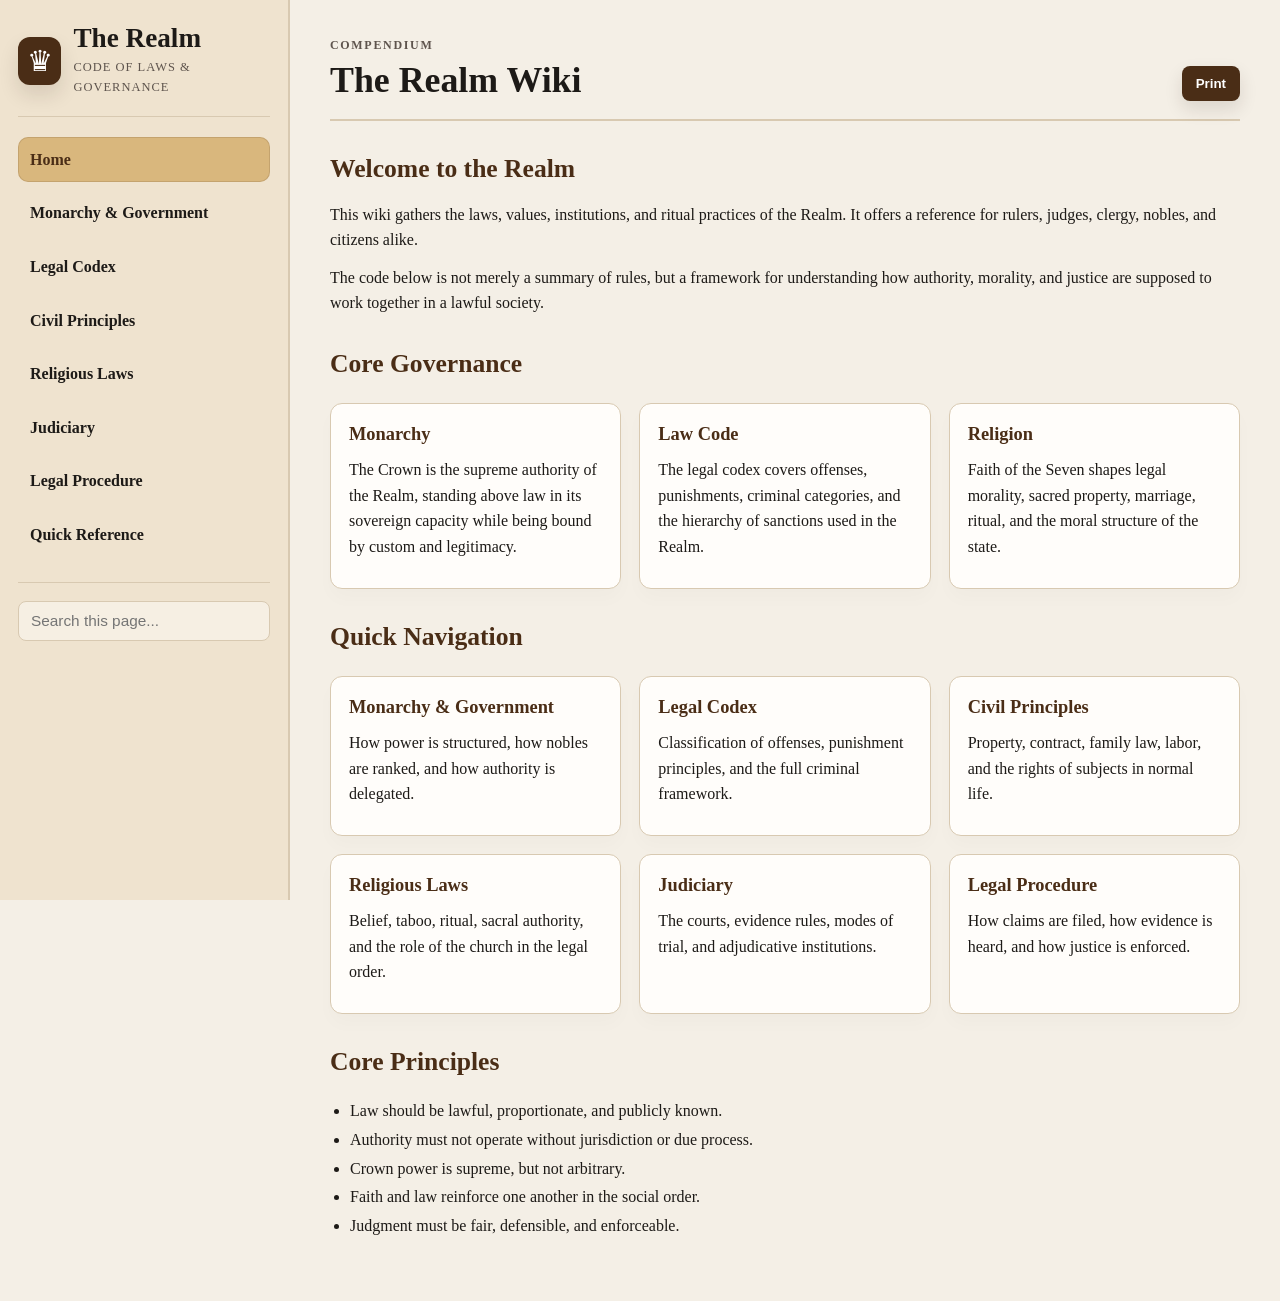
<file: index.html>
<!DOCTYPE html>
<html lang="en">
  <head>
    <meta charset="UTF-8" />
    <meta name="viewport" content="width=device-width, initial-scale=1.0" />
    <title>The Realm Wiki</title>
    <link rel="stylesheet" href="styles.css" />
  </head>
  <body>
    <div class="layout">
      <aside class="sidebar">
        <div class="brand">
          <div class="brand-mark">♛</div>
          <div>
            <h1>The Realm</h1>
            <p>Code of Laws & Governance</p>
          </div>
        </div>

        <nav class="side-nav" aria-label="Main navigation">
          <a class="nav-link active" href="index.html">Home</a>
          <a class="nav-link" href="government.html">Monarchy & Government</a>
          <a class="nav-link" href="legal-codex.html">Legal Codex</a>
          <a class="nav-link" href="civil-principles.html">Civil Principles</a>
          <a class="nav-link" href="religious-laws.html">Religious Laws</a>
          <a class="nav-link" href="judiciary.html">Judiciary</a>
          <a class="nav-link" href="legal-procedure.html">Legal Procedure</a>
          <a class="nav-link" href="quick-reference.html">Quick Reference</a>
        </nav>

        <div class="search-panel">
          <label for="searchInput" class="sr-only">Search the wiki</label>
          <input id="searchInput" type="search" placeholder="Search this page..." />
          <div id="searchResults" class="search-results" aria-live="polite"></div>
        </div>
      </aside>

      <main class="content">
        <header class="page-header">
          <div>
            <p class="eyebrow">Compendium</p>
            <h2>The Realm Wiki</h2>
          </div>
          <button class="print-button" onclick="window.print()">Print</button>
        </header>

        <article class="article">
          <section>
            <h3>Welcome to the Realm</h3>
            <p>
              This wiki gathers the laws, values, institutions, and ritual practices of the Realm. It offers a
              reference for rulers, judges, clergy, nobles, and citizens alike.
            </p>
            <p>
              The code below is not merely a summary of rules, but a framework for understanding how authority,
              morality, and justice are supposed to work together in a lawful society.
            </p>
          </section>

          <section>
            <h3>Core Governance</h3>
            <div class="card-list">
              <div class="card">
                <h4>Monarchy</h4>
                <p>The Crown is the supreme authority of the Realm, standing above law in its sovereign capacity while being bound by custom and legitimacy.</p>
              </div>
              <div class="card">
                <h4>Law Code</h4>
                <p>The legal codex covers offenses, punishments, criminal categories, and the hierarchy of sanctions used in the Realm.</p>
              </div>
              <div class="card">
                <h4>Religion</h4>
                <p>Faith of the Seven shapes legal morality, sacred property, marriage, ritual, and the moral structure of the state.</p>
              </div>
            </div>
          </section>

          <section>
            <h3>Quick Navigation</h3>
            <div class="card-list">
              <div class="card">
                <h4><a href="government.html">Monarchy & Government</a></h4>
                <p>How power is structured, how nobles are ranked, and how authority is delegated.</p>
              </div>
              <div class="card">
                <h4><a href="legal-codex.html">Legal Codex</a></h4>
                <p>Classification of offenses, punishment principles, and the full criminal framework.</p>
              </div>
              <div class="card">
                <h4><a href="civil-principles.html">Civil Principles</a></h4>
                <p>Property, contract, family law, labor, and the rights of subjects in normal life.</p>
              </div>
              <div class="card">
                <h4><a href="religious-laws.html">Religious Laws</a></h4>
                <p>Belief, taboo, ritual, sacral authority, and the role of the church in the legal order.</p>
              </div>
              <div class="card">
                <h4><a href="judiciary.html">Judiciary</a></h4>
                <p>The courts, evidence rules, modes of trial, and adjudicative institutions.</p>
              </div>
              <div class="card">
                <h4><a href="legal-procedure.html">Legal Procedure</a></h4>
                <p>How claims are filed, how evidence is heard, and how justice is enforced.</p>
              </div>
            </div>
          </section>

          <section>
            <h3>Core Principles</h3>
            <ul class="standard-list">
              <li>Law should be lawful, proportionate, and publicly known.</li>
              <li>Authority must not operate without jurisdiction or due process.</li>
              <li>Crown power is supreme, but not arbitrary.</li>
              <li>Faith and law reinforce one another in the social order.</li>
              <li>Judgment must be fair, defensible, and enforceable.</li>
            </ul>
          </section>
        </article>
      </main>
    </div>

    <script src="search.js"></script>
  </body>
</html>
</file>
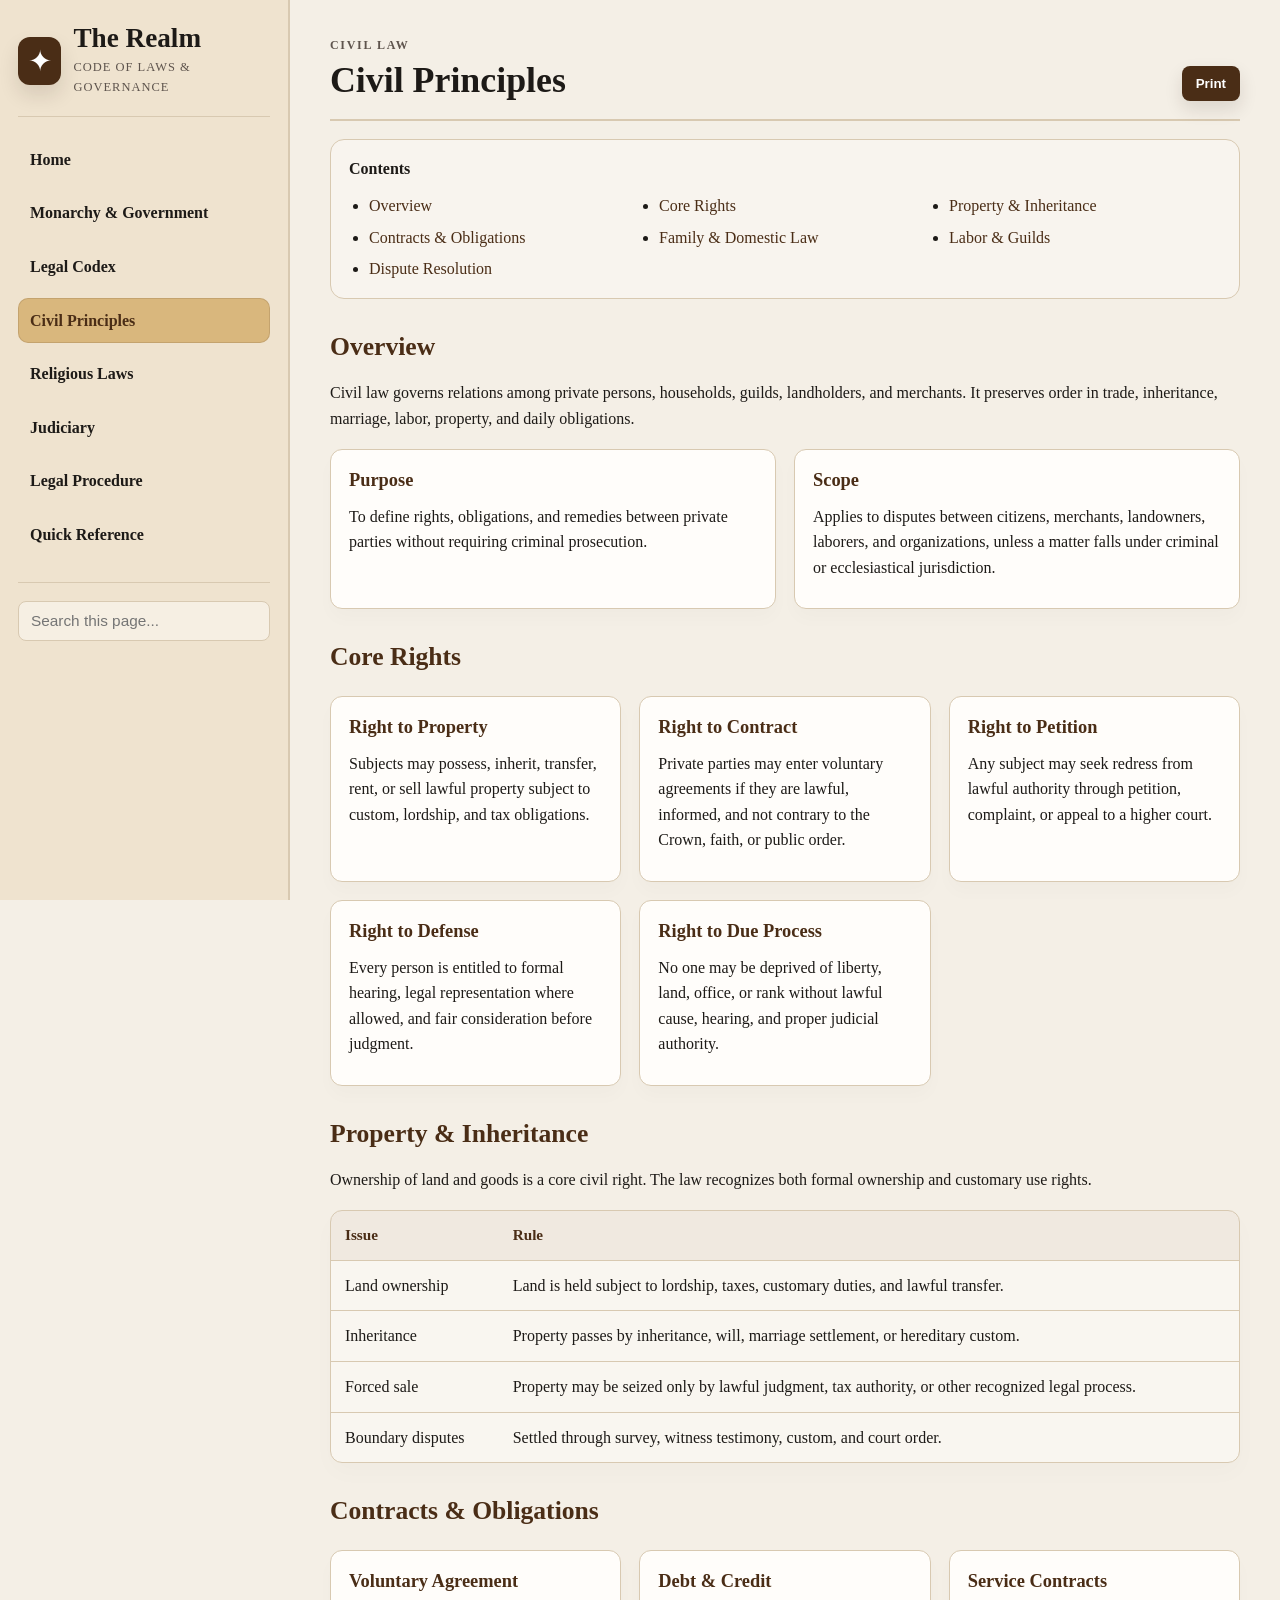
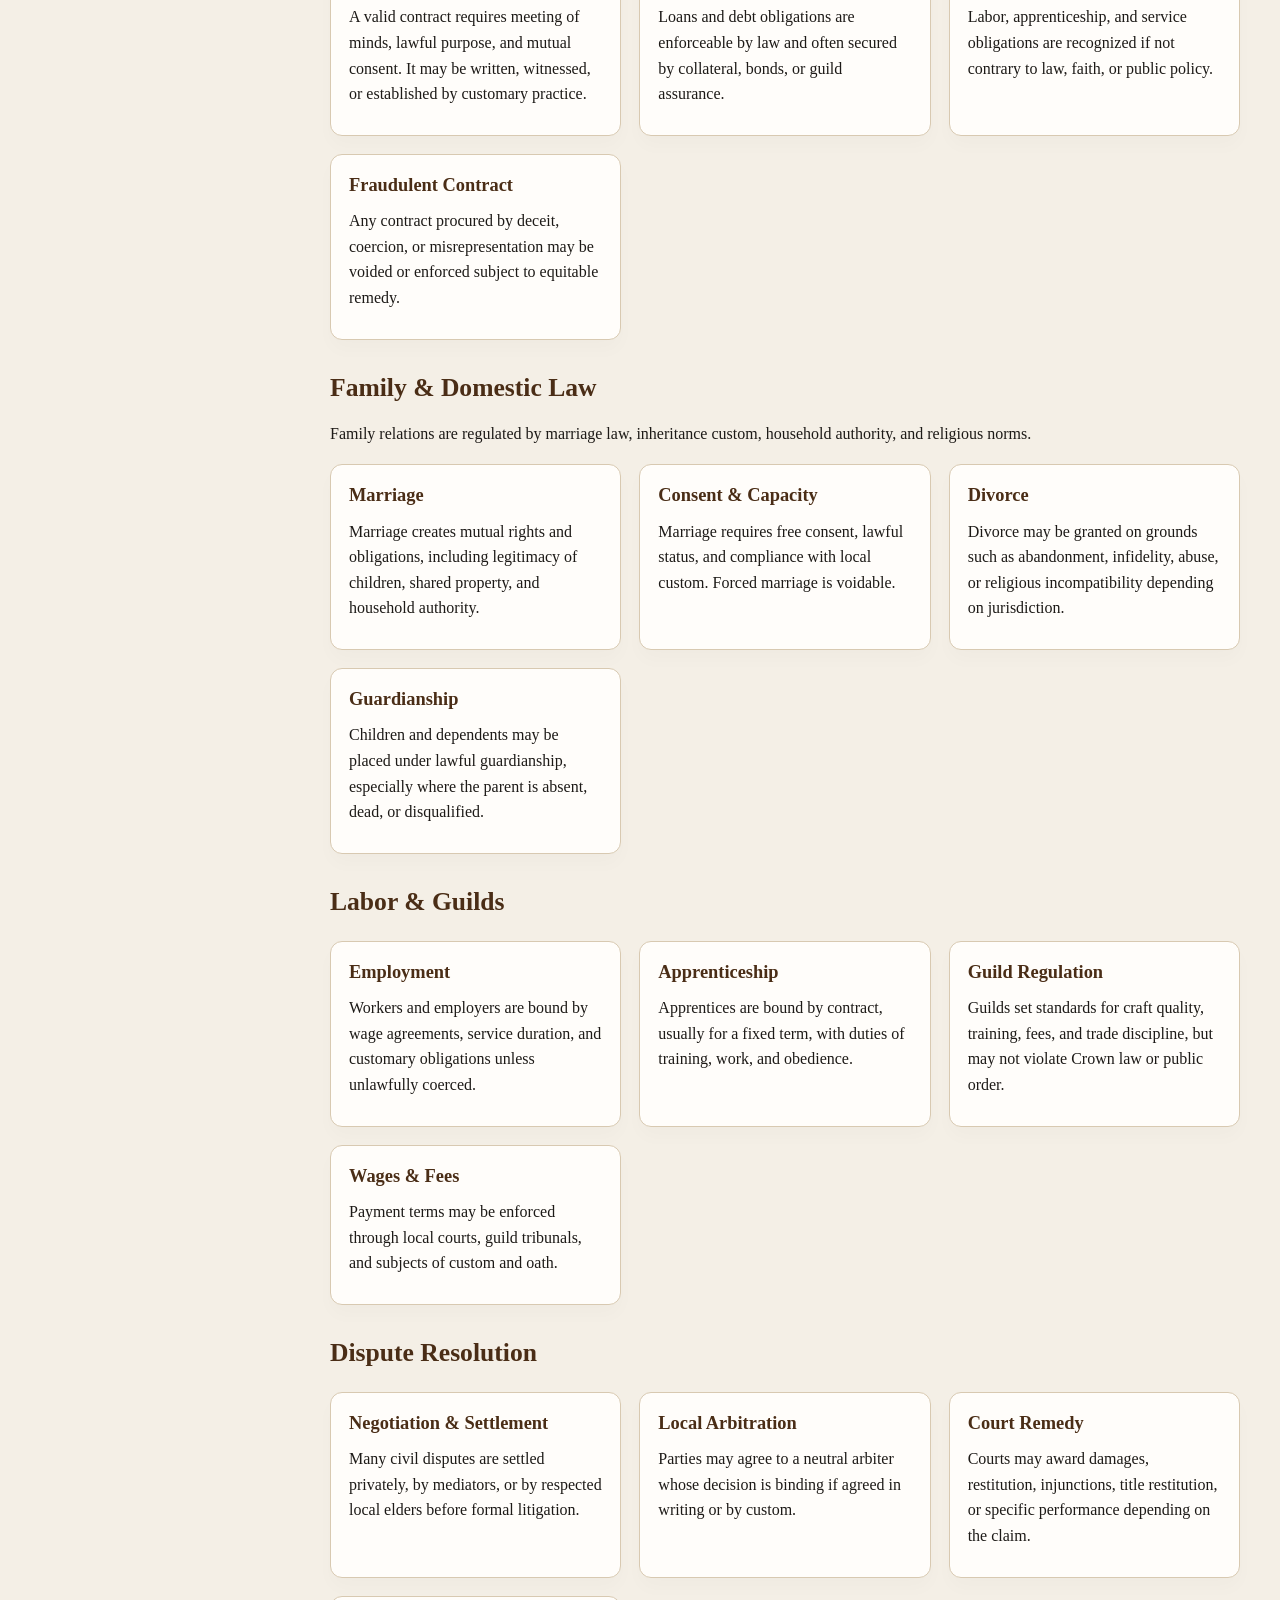
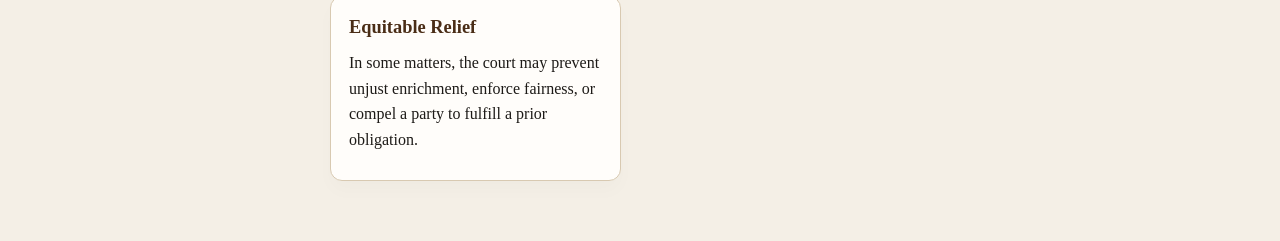
<file: civil-principles.html>
<!DOCTYPE html>
<html lang="en">
  <head>
    <meta charset="UTF-8" />
    <meta name="viewport" content="width=device-width, initial-scale=1.0" />
    <title>Civil Principles | The Realm Wiki</title>
    <link rel="stylesheet" href="styles.css" />
  </head>
  <body>
    <div class="layout">
      <aside class="sidebar">
        <div class="brand">
          <div class="brand-mark">✦</div>
          <div>
            <h1>The Realm</h1>
            <p>Code of Laws & Governance</p>
          </div>
        </div>

        <nav class="side-nav" aria-label="Main navigation">
          <a class="nav-link" href="index.html">Home</a>
          <a class="nav-link" href="government.html">Monarchy & Government</a>
          <a class="nav-link" href="legal-codex.html">Legal Codex</a>
          <a class="nav-link active" href="civil-principles.html">Civil Principles</a>
          <a class="nav-link" href="religious-laws.html">Religious Laws</a>
          <a class="nav-link" href="judiciary.html">Judiciary</a>
          <a class="nav-link" href="legal-procedure.html">Legal Procedure</a>
          <a class="nav-link" href="quick-reference.html">Quick Reference</a>
        </nav>

        <div class="search-panel">
          <label for="searchInput" class="sr-only">Search the wiki</label>
          <input id="searchInput" type="search" placeholder="Search this page..." />
          <div id="searchResults" class="search-results" aria-live="polite"></div>
        </div>
      </aside>

      <main class="content">
        <header class="page-header">
          <div>
            <p class="eyebrow">Civil Law</p>
            <h2>Civil Principles</h2>
          </div>
          <button class="print-button" onclick="window.print()">Print</button>
        </header>

        <article class="article">
          <nav class="page-toc" aria-label="Page sections">
            <strong>Contents</strong>
            <ul>
              <li><a href="#overview">Overview</a></li>
              <li><a href="#rights">Core Rights</a></li>
              <li><a href="#property">Property & Inheritance</a></li>
              <li><a href="#contracts">Contracts & Obligations</a></li>
              <li><a href="#family">Family & Domestic Law</a></li>
              <li><a href="#labor">Labor & Guilds</a></li>
              <li><a href="#disputes">Dispute Resolution</a></li>
            </ul>
          </nav>

          <section id="overview">
            <h3>Overview</h3>
            <p>
              Civil law governs relations among private persons, households, guilds, landholders, and merchants.
              It preserves order in trade, inheritance, marriage, labor, property, and daily obligations.
            </p>
            <div class="card-list">
              <div class="card">
                <h4>Purpose</h4>
                <p>To define rights, obligations, and remedies between private parties without requiring criminal prosecution.</p>
              </div>
              <div class="card">
                <h4>Scope</h4>
                <p>Applies to disputes between citizens, merchants, landowners, laborers, and organizations, unless a matter falls under criminal or ecclesiastical jurisdiction.</p>
              </div>
            </div>
          </section>

          <section id="rights">
            <h3>Core Rights</h3>
            <div class="card-list">
              <div class="card">
                <h4>Right to Property</h4>
                <p>Subjects may possess, inherit, transfer, rent, or sell lawful property subject to custom, lordship, and tax obligations.</p>
              </div>
              <div class="card">
                <h4>Right to Contract</h4>
                <p>Private parties may enter voluntary agreements if they are lawful, informed, and not contrary to the Crown, faith, or public order.</p>
              </div>
              <div class="card">
                <h4>Right to Petition</h4>
                <p>Any subject may seek redress from lawful authority through petition, complaint, or appeal to a higher court.</p>
              </div>
              <div class="card">
                <h4>Right to Defense</h4>
                <p>Every person is entitled to formal hearing, legal representation where allowed, and fair consideration before judgment.</p>
              </div>
              <div class="card">
                <h4>Right to Due Process</h4>
                <p>No one may be deprived of liberty, land, office, or rank without lawful cause, hearing, and proper judicial authority.</p>
              </div>
            </div>
          </section>

          <section id="property">
            <h3>Property & Inheritance</h3>
            <p>Ownership of land and goods is a core civil right. The law recognizes both formal ownership and customary use rights.</p>

            <div class="table-box">
              <table>
                <thead>
                  <tr>
                    <th>Issue</th>
                    <th>Rule</th>
                  </tr>
                </thead>
                <tbody>
                  <tr>
                    <td>Land ownership</td>
                    <td>Land is held subject to lordship, taxes, customary duties, and lawful transfer.</td>
                  </tr>
                  <tr>
                    <td>Inheritance</td>
                    <td>Property passes by inheritance, will, marriage settlement, or hereditary custom.</td>
                  </tr>
                  <tr>
                    <td>Forced sale</td>
                    <td>Property may be seized only by lawful judgment, tax authority, or other recognized legal process.</td>
                  </tr>
                  <tr>
                    <td>Boundary disputes</td>
                    <td>Settled through survey, witness testimony, custom, and court order.</td>
                  </tr>
                </tbody>
              </table>
            </div>
          </section>

          <section id="contracts">
            <h3>Contracts & Obligations</h3>
            <div class="card-list">
              <div class="card">
                <h4>Voluntary Agreement</h4>
                <p>A valid contract requires meeting of minds, lawful purpose, and mutual consent. It may be written, witnessed, or established by customary practice.</p>
              </div>
              <div class="card">
                <h4>Debt & Credit</h4>
                <p>Loans and debt obligations are enforceable by law and often secured by collateral, bonds, or guild assurance.</p>
              </div>
              <div class="card">
                <h4>Service Contracts</h4>
                <p>Labor, apprenticeship, and service obligations are recognized if not contrary to law, faith, or public policy.</p>
              </div>
              <div class="card">
                <h4>Fraudulent Contract</h4>
                <p>Any contract procured by deceit, coercion, or misrepresentation may be voided or enforced subject to equitable remedy.</p>
              </div>
            </div>
          </section>

          <section id="family">
            <h3>Family & Domestic Law</h3>
            <p>Family relations are regulated by marriage law, inheritance custom, household authority, and religious norms.</p>

            <div class="card-list">
              <div class="card">
                <h4>Marriage</h4>
                <p>Marriage creates mutual rights and obligations, including legitimacy of children, shared property, and household authority.</p>
              </div>
              <div class="card">
                <h4>Consent & Capacity</h4>
                <p>Marriage requires free consent, lawful status, and compliance with local custom. Forced marriage is voidable.</p>
              </div>
              <div class="card">
                <h4>Divorce</h4>
                <p>Divorce may be granted on grounds such as abandonment, infidelity, abuse, or religious incompatibility depending on jurisdiction.</p>
              </div>
              <div class="card">
                <h4>Guardianship</h4>
                <p>Children and dependents may be placed under lawful guardianship, especially where the parent is absent, dead, or disqualified.</p>
              </div>
            </div>
          </section>

          <section id="labor">
            <h3>Labor & Guilds</h3>
            <div class="card-list">
              <div class="card">
                <h4>Employment</h4>
                <p>Workers and employers are bound by wage agreements, service duration, and customary obligations unless unlawfully coerced.</p>
              </div>
              <div class="card">
                <h4>Apprenticeship</h4>
                <p>Apprentices are bound by contract, usually for a fixed term, with duties of training, work, and obedience.</p>
              </div>
              <div class="card">
                <h4>Guild Regulation</h4>
                <p>Guilds set standards for craft quality, training, fees, and trade discipline, but may not violate Crown law or public order.</p>
              </div>
              <div class="card">
                <h4>Wages & Fees</h4>
                <p>Payment terms may be enforced through local courts, guild tribunals, and subjects of custom and oath.</p>
              </div>
            </div>
          </section>

          <section id="disputes">
            <h3>Dispute Resolution</h3>
            <div class="card-list">
              <div class="card">
                <h4>Negotiation & Settlement</h4>
                <p>Many civil disputes are settled privately, by mediators, or by respected local elders before formal litigation.</p>
              </div>
              <div class="card">
                <h4>Local Arbitration</h4>
                <p>Parties may agree to a neutral arbiter whose decision is binding if agreed in writing or by custom.</p>
              </div>
              <div class="card">
                <h4>Court Remedy</h4>
                <p>Courts may award damages, restitution, injunctions, title restitution, or specific performance depending on the claim.</p>
              </div>
              <div class="card">
                <h4>Equitable Relief</h4>
                <p>In some matters, the court may prevent unjust enrichment, enforce fairness, or compel a party to fulfill a prior obligation.</p>
              </div>
            </div>
          </section>
        </article>
      </main>
    </div>

    <script src="search.js"></script>
  </body>
</html>
</file>
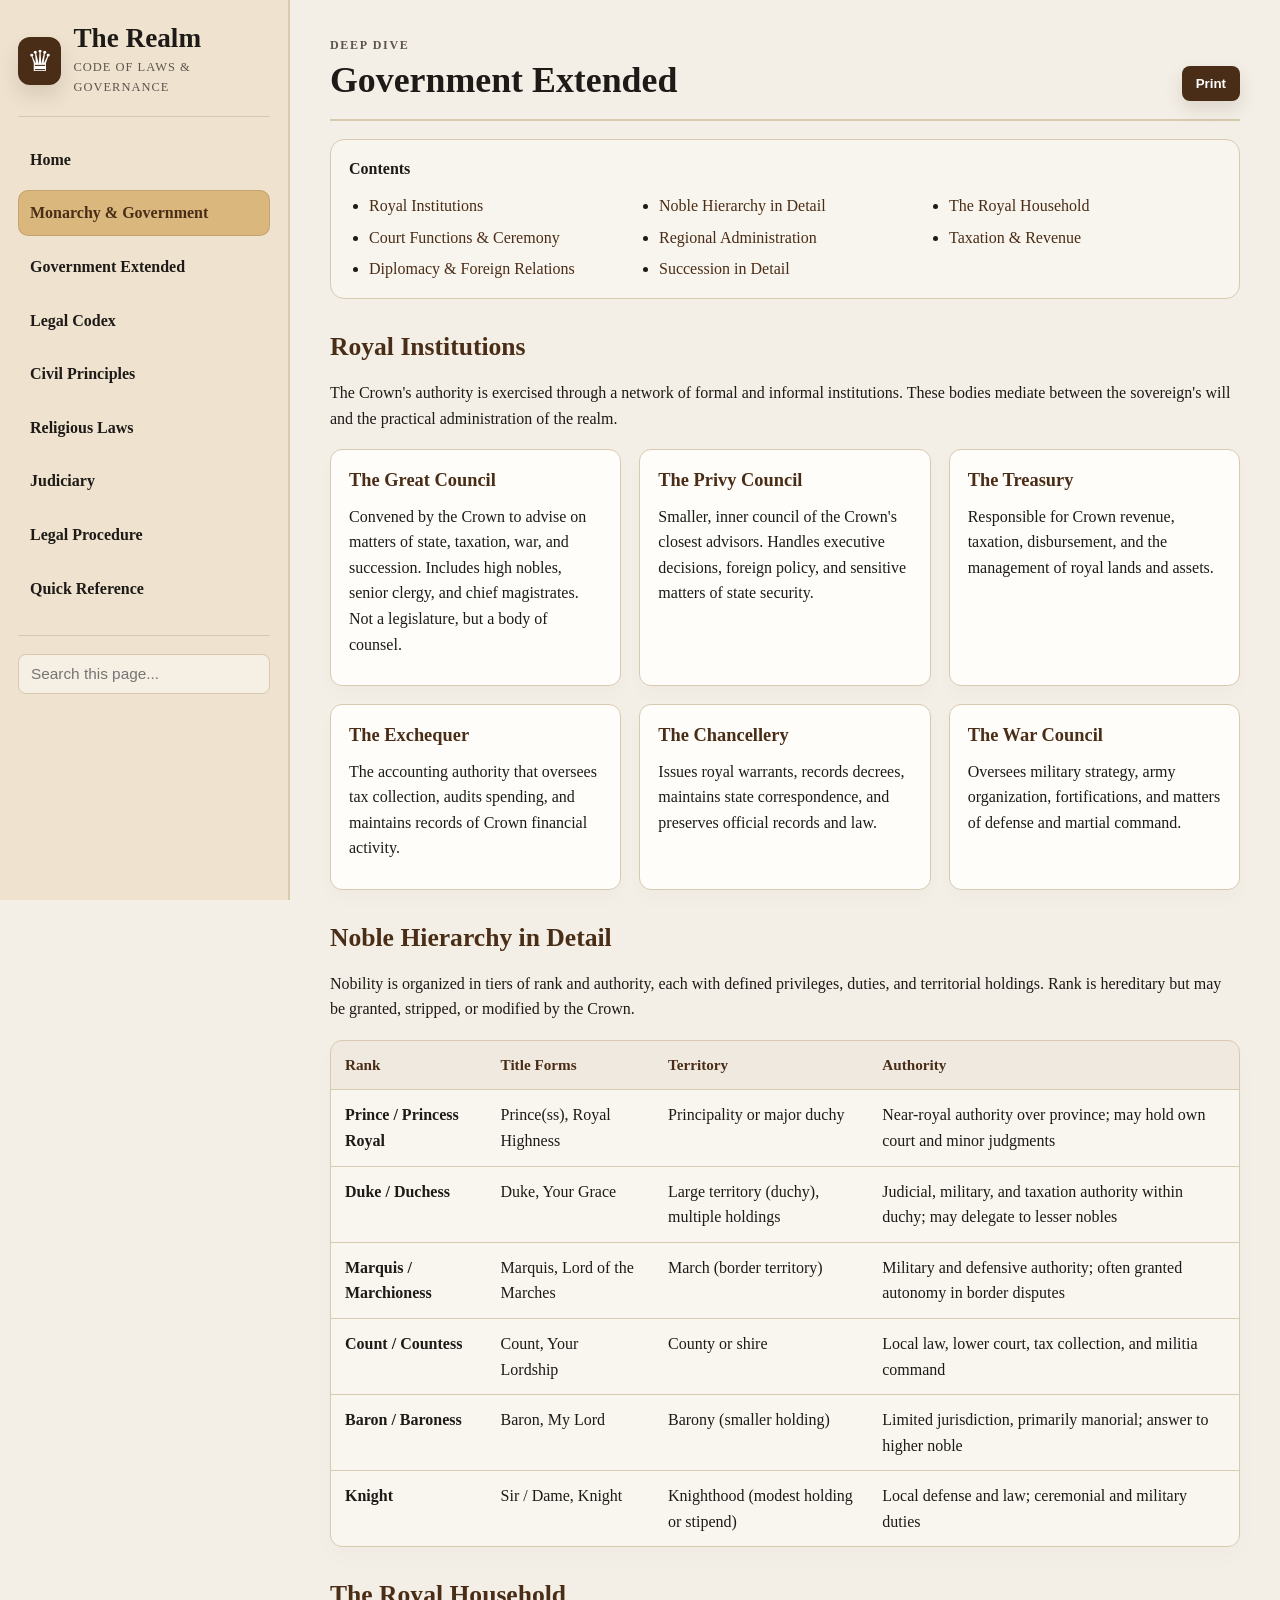
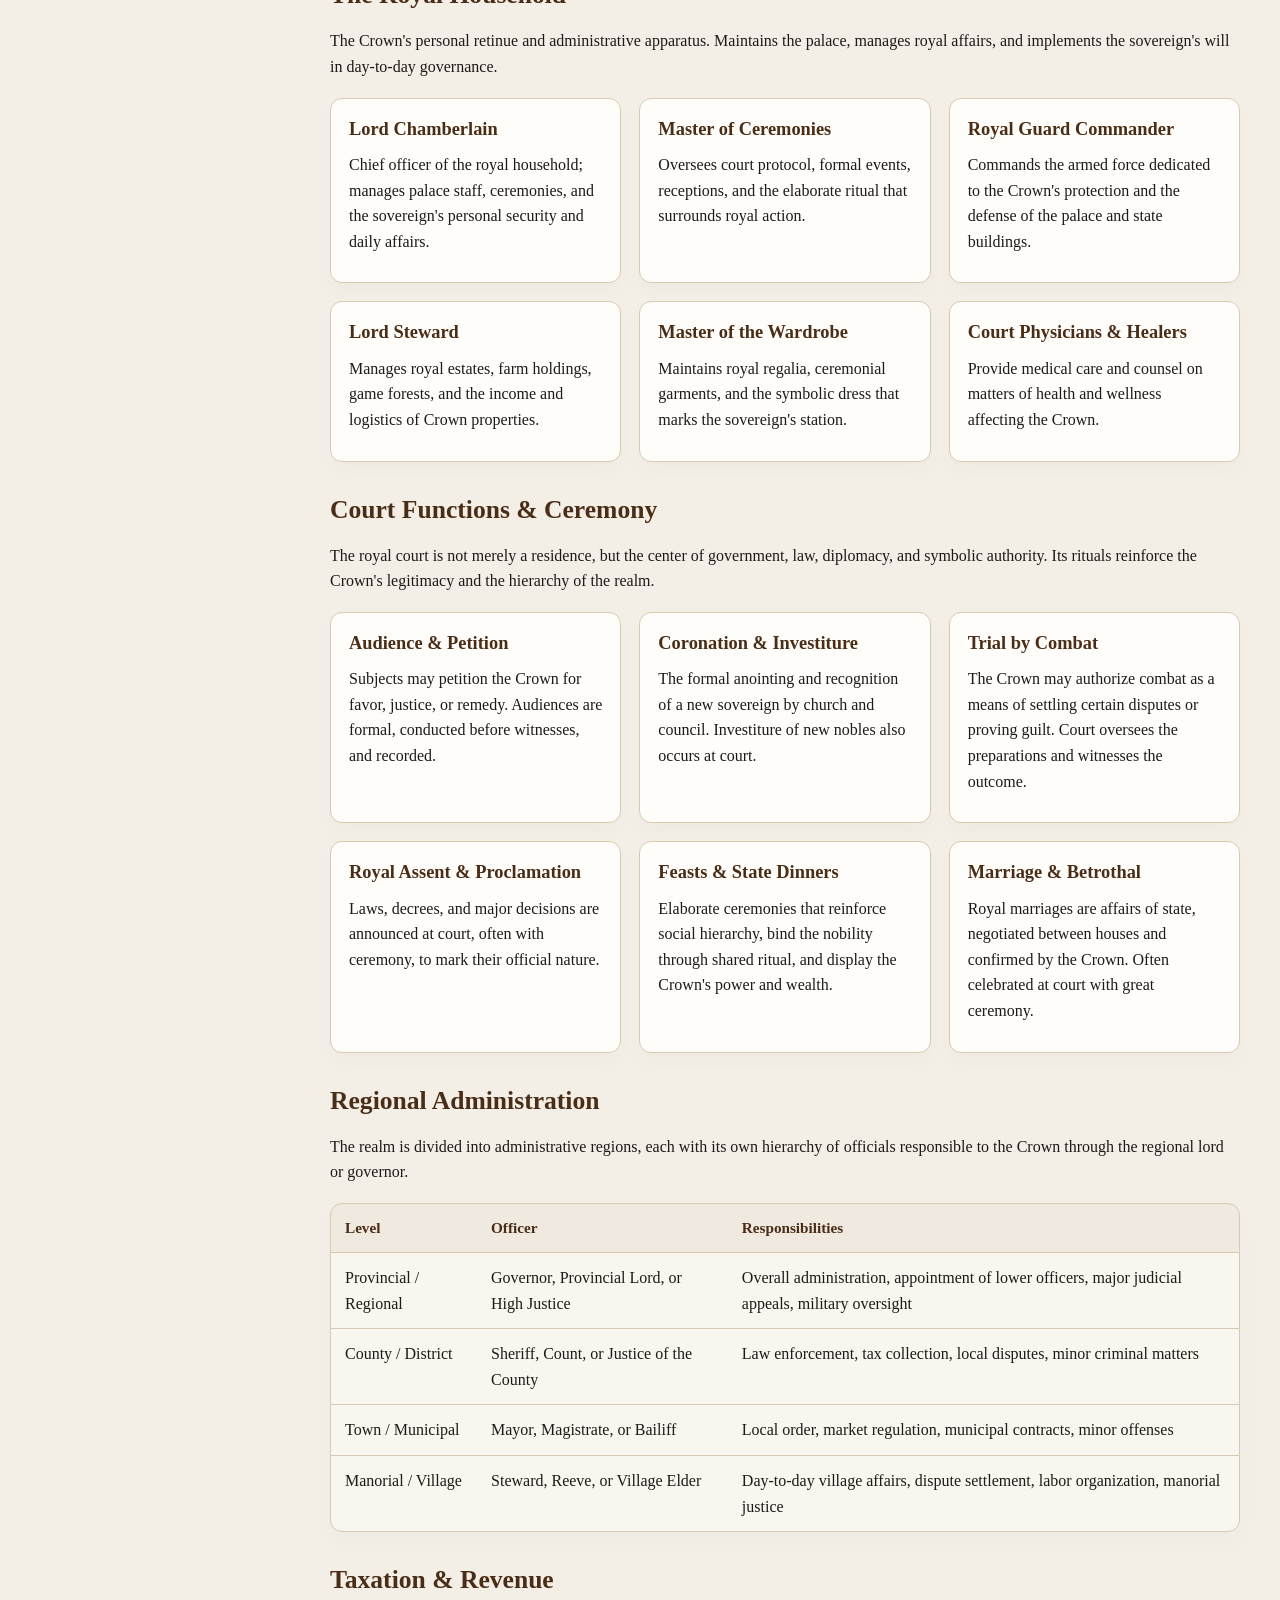
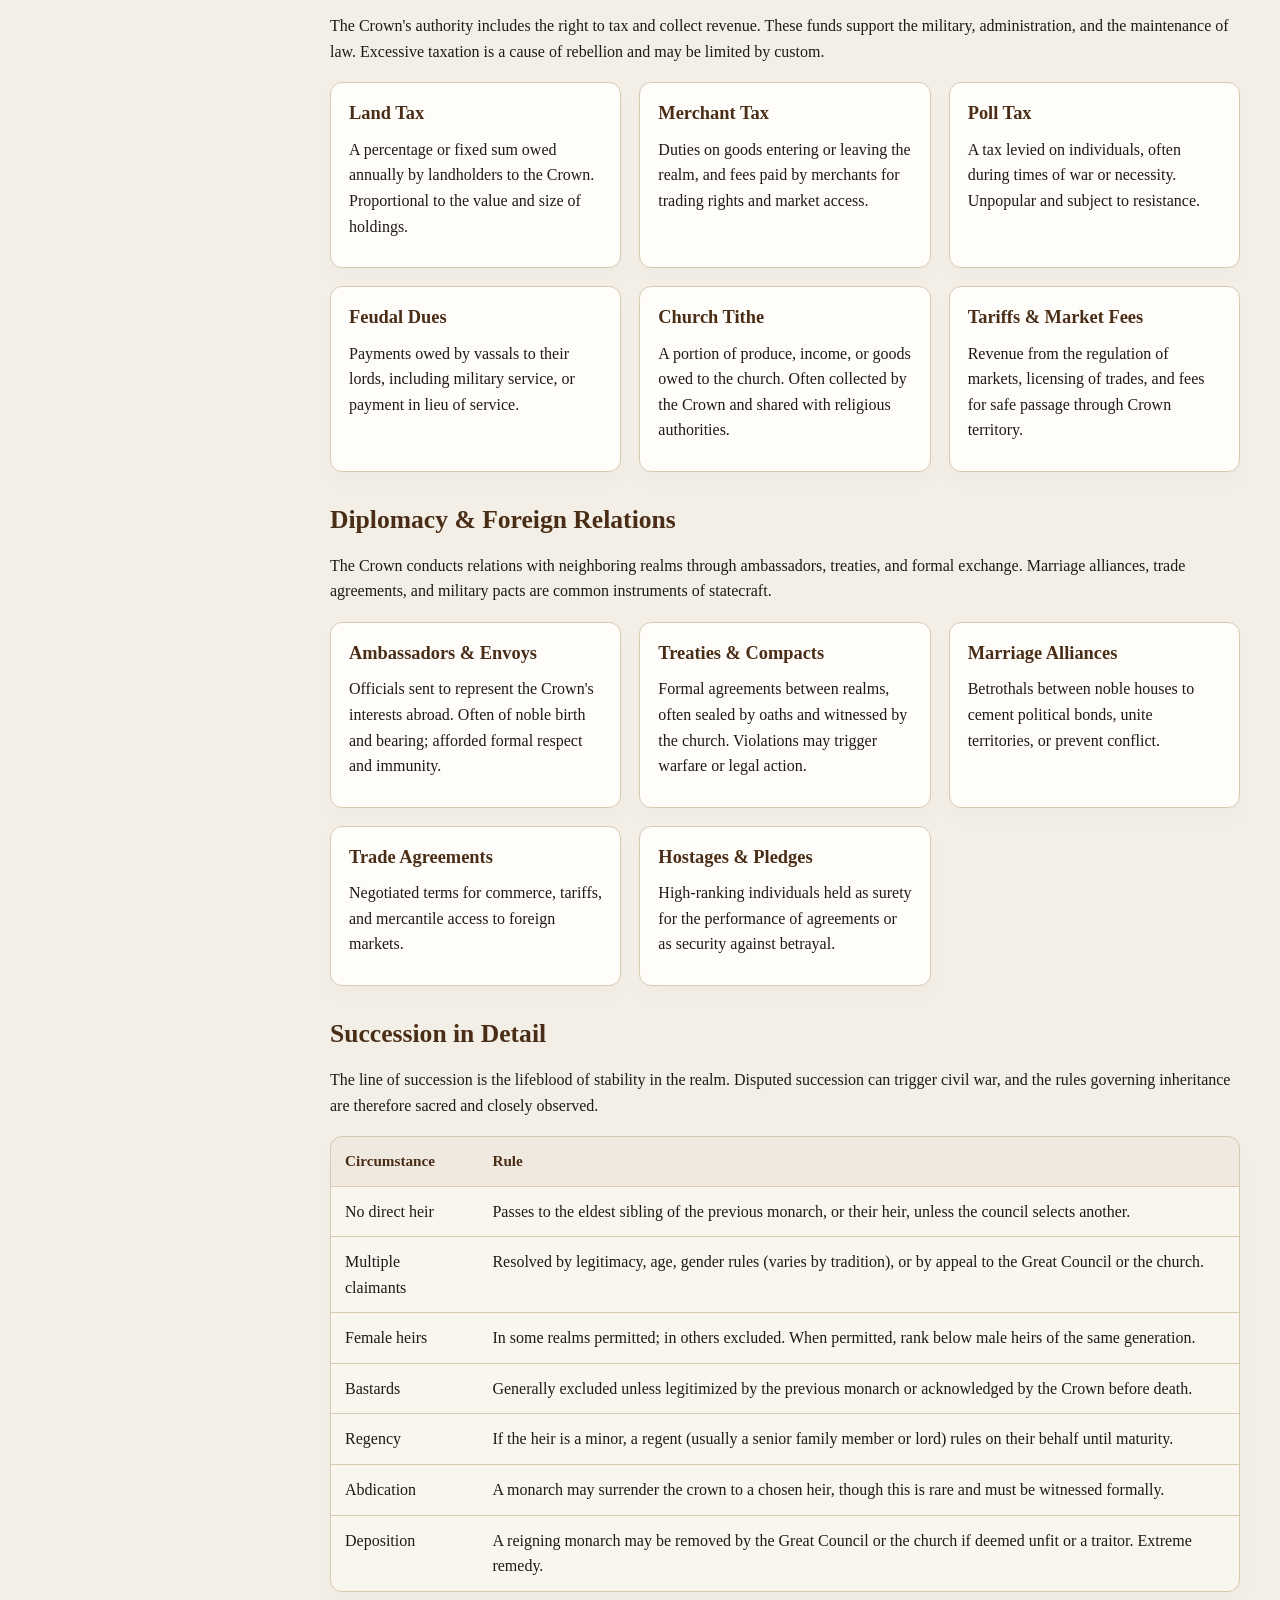
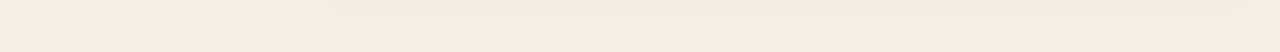
<file: government-extended.html>
<!DOCTYPE html>
<html lang="en">
  <head>
    <meta charset="UTF-8" />
    <meta name="viewport" content="width=device-width, initial-scale=1.0" />
    <title>Government Extended | The Realm Wiki</title>
    <link rel="stylesheet" href="styles.css" />
  </head>
  <body>
    <div class="layout">
      <aside class="sidebar">
        <div class="brand">
          <div class="brand-mark">♛</div>
          <div>
            <h1>The Realm</h1>
            <p>Code of Laws & Governance</p>
          </div>
        </div>

        <nav class="side-nav" aria-label="Main navigation">
          <a class="nav-link" href="index.html">Home</a>
          <a class="nav-link active" href="government.html">Monarchy & Government</a>
          <a class="nav-link" href="government-extended.html">Government Extended</a>
          <a class="nav-link" href="legal-codex.html">Legal Codex</a>
          <a class="nav-link" href="civil-principles.html">Civil Principles</a>
          <a class="nav-link" href="religious-laws.html">Religious Laws</a>
          <a class="nav-link" href="judiciary.html">Judiciary</a>
          <a class="nav-link" href="legal-procedure.html">Legal Procedure</a>
          <a class="nav-link" href="quick-reference.html">Quick Reference</a>
        </nav>

        <div class="search-panel">
          <label for="searchInput" class="sr-only">Search the wiki</label>
          <input id="searchInput" type="search" placeholder="Search this page..." />
          <div id="searchResults" class="search-results" aria-live="polite"></div>
        </div>
      </aside>

      <main class="content">
        <header class="page-header">
          <div>
            <p class="eyebrow">Deep Dive</p>
            <h2>Government Extended</h2>
          </div>
          <button class="print-button" onclick="window.print()">Print</button>
        </header>

        <article class="article">
          <nav class="page-toc" aria-label="Page sections">
            <strong>Contents</strong>
            <ul>
              <li><a href="#royal-institutions">Royal Institutions</a></li>
              <li><a href="#nobles-hierarchy">Noble Hierarchy in Detail</a></li>
              <li><a href="#household">The Royal Household</a></li>
              <li><a href="#court-functions">Court Functions & Ceremony</a></li>
              <li><a href="#regional">Regional Administration</a></li>
              <li><a href="#taxation">Taxation & Revenue</a></li>
              <li><a href="#diplomacy">Diplomacy & Foreign Relations</a></li>
              <li><a href="#succession-detail">Succession in Detail</a></li>
            </ul>
          </nav>

          <section id="royal-institutions">
            <h3>Royal Institutions</h3>
            <p>
              The Crown's authority is exercised through a network of formal and informal institutions. These bodies
              mediate between the sovereign's will and the practical administration of the realm.
            </p>

            <div class="card-list">
              <div class="card">
                <h4>The Great Council</h4>
                <p>Convened by the Crown to advise on matters of state, taxation, war, and succession. Includes high nobles, senior clergy, and chief magistrates. Not a legislature, but a body of counsel.</p>
              </div>
              <div class="card">
                <h4>The Privy Council</h4>
                <p>Smaller, inner council of the Crown's closest advisors. Handles executive decisions, foreign policy, and sensitive matters of state security.</p>
              </div>
              <div class="card">
                <h4>The Treasury</h4>
                <p>Responsible for Crown revenue, taxation, disbursement, and the management of royal lands and assets.</p>
              </div>
              <div class="card">
                <h4>The Exchequer</h4>
                <p>The accounting authority that oversees tax collection, audits spending, and maintains records of Crown financial activity.</p>
              </div>
              <div class="card">
                <h4>The Chancellery</h4>
                <p>Issues royal warrants, records decrees, maintains state correspondence, and preserves official records and law.</p>
              </div>
              <div class="card">
                <h4>The War Council</h4>
                <p>Oversees military strategy, army organization, fortifications, and matters of defense and martial command.</p>
              </div>
            </div>
          </section>

          <section id="nobles-hierarchy">
            <h3>Noble Hierarchy in Detail</h3>
            <p>
              Nobility is organized in tiers of rank and authority, each with defined privileges, duties, and territorial holdings.
              Rank is hereditary but may be granted, stripped, or modified by the Crown.
            </p>

            <div class="table-box">
              <table>
                <thead>
                  <tr>
                    <th>Rank</th>
                    <th>Title Forms</th>
                    <th>Territory</th>
                    <th>Authority</th>
                  </tr>
                </thead>
                <tbody>
                  <tr>
                    <td><strong>Prince / Princess Royal</strong></td>
                    <td>Prince(ss), Royal Highness</td>
                    <td>Principality or major duchy</td>
                    <td>Near-royal authority over province; may hold own court and minor judgments</td>
                  </tr>
                  <tr>
                    <td><strong>Duke / Duchess</strong></td>
                    <td>Duke, Your Grace</td>
                    <td>Large territory (duchy), multiple holdings</td>
                    <td>Judicial, military, and taxation authority within duchy; may delegate to lesser nobles</td>
                  </tr>
                  <tr>
                    <td><strong>Marquis / Marchioness</strong></td>
                    <td>Marquis, Lord of the Marches</td>
                    <td>March (border territory)</td>
                    <td>Military and defensive authority; often granted autonomy in border disputes</td>
                  </tr>
                  <tr>
                    <td><strong>Count / Countess</strong></td>
                    <td>Count, Your Lordship</td>
                    <td>County or shire</td>
                    <td>Local law, lower court, tax collection, and militia command</td>
                  </tr>
                  <tr>
                    <td><strong>Baron / Baroness</strong></td>
                    <td>Baron, My Lord</td>
                    <td>Barony (smaller holding)</td>
                    <td>Limited jurisdiction, primarily manorial; answer to higher noble</td>
                  </tr>
                  <tr>
                    <td><strong>Knight</strong></td>
                    <td>Sir / Dame, Knight</td>
                    <td>Knighthood (modest holding or stipend)</td>
                    <td>Local defense and law; ceremonial and military duties</td>
                  </tr>
                </tbody>
              </table>
            </div>
          </section>

          <section id="household">
            <h3>The Royal Household</h3>
            <p>
              The Crown's personal retinue and administrative apparatus. Maintains the palace, manages royal affairs,
              and implements the sovereign's will in day-to-day governance.
            </p>

            <div class="card-list">
              <div class="card">
                <h4>Lord Chamberlain</h4>
                <p>Chief officer of the royal household; manages palace staff, ceremonies, and the sovereign's personal security and daily affairs.</p>
              </div>
              <div class="card">
                <h4>Master of Ceremonies</h4>
                <p>Oversees court protocol, formal events, receptions, and the elaborate ritual that surrounds royal action.</p>
              </div>
              <div class="card">
                <h4>Royal Guard Commander</h4>
                <p>Commands the armed force dedicated to the Crown's protection and the defense of the palace and state buildings.</p>
              </div>
              <div class="card">
                <h4>Lord Steward</h4>
                <p>Manages royal estates, farm holdings, game forests, and the income and logistics of Crown properties.</p>
              </div>
              <div class="card">
                <h4>Master of the Wardrobe</h4>
                <p>Maintains royal regalia, ceremonial garments, and the symbolic dress that marks the sovereign's station.</p>
              </div>
              <div class="card">
                <h4>Court Physicians & Healers</h4>
                <p>Provide medical care and counsel on matters of health and wellness affecting the Crown.</p>
              </div>
            </div>
          </section>

          <section id="court-functions">
            <h3>Court Functions & Ceremony</h3>
            <p>
              The royal court is not merely a residence, but the center of government, law, diplomacy, and symbolic authority.
              Its rituals reinforce the Crown's legitimacy and the hierarchy of the realm.
            </p>

            <div class="card-list">
              <div class="card">
                <h4>Audience & Petition</h4>
                <p>Subjects may petition the Crown for favor, justice, or remedy. Audiences are formal, conducted before witnesses, and recorded.</p>
              </div>
              <div class="card">
                <h4>Coronation & Investiture</h4>
                <p>The formal anointing and recognition of a new sovereign by church and council. Investiture of new nobles also occurs at court.</p>
              </div>
              <div class="card">
                <h4>Trial by Combat</h4>
                <p>The Crown may authorize combat as a means of settling certain disputes or proving guilt. Court oversees the preparations and witnesses the outcome.</p>
              </div>
              <div class="card">
                <h4>Royal Assent & Proclamation</h4>
                <p>Laws, decrees, and major decisions are announced at court, often with ceremony, to mark their official nature.</p>
              </div>
              <div class="card">
                <h4>Feasts & State Dinners</h4>
                <p>Elaborate ceremonies that reinforce social hierarchy, bind the nobility through shared ritual, and display the Crown's power and wealth.</p>
              </div>
              <div class="card">
                <h4>Marriage & Betrothal</h4>
                <p>Royal marriages are affairs of state, negotiated between houses and confirmed by the Crown. Often celebrated at court with great ceremony.</p>
              </div>
            </div>
          </section>

          <section id="regional">
            <h3>Regional Administration</h3>
            <p>
              The realm is divided into administrative regions, each with its own hierarchy of officials responsible to the Crown
              through the regional lord or governor.
            </p>

            <div class="table-box">
              <table>
                <thead>
                  <tr>
                    <th>Level</th>
                    <th>Officer</th>
                    <th>Responsibilities</th>
                  </tr>
                </thead>
                <tbody>
                  <tr>
                    <td>Provincial / Regional</td>
                    <td>Governor, Provincial Lord, or High Justice</td>
                    <td>Overall administration, appointment of lower officers, major judicial appeals, military oversight</td>
                  </tr>
                  <tr>
                    <td>County / District</td>
                    <td>Sheriff, Count, or Justice of the County</td>
                    <td>Law enforcement, tax collection, local disputes, minor criminal matters</td>
                  </tr>
                  <tr>
                    <td>Town / Municipal</td>
                    <td>Mayor, Magistrate, or Bailiff</td>
                    <td>Local order, market regulation, municipal contracts, minor offenses</td>
                  </tr>
                  <tr>
                    <td>Manorial / Village</td>
                    <td>Steward, Reeve, or Village Elder</td>
                    <td>Day-to-day village affairs, dispute settlement, labor organization, manorial justice</td>
                  </tr>
                </tbody>
              </table>
            </div>
          </section>

          <section id="taxation">
            <h3>Taxation & Revenue</h3>
            <p>
              The Crown's authority includes the right to tax and collect revenue. These funds support the military, administration,
              and the maintenance of law. Excessive taxation is a cause of rebellion and may be limited by custom.
            </p>

            <div class="card-list">
              <div class="card">
                <h4>Land Tax</h4>
                <p>A percentage or fixed sum owed annually by landholders to the Crown. Proportional to the value and size of holdings.</p>
              </div>
              <div class="card">
                <h4>Merchant Tax</h4>
                <p>Duties on goods entering or leaving the realm, and fees paid by merchants for trading rights and market access.</p>
              </div>
              <div class="card">
                <h4>Poll Tax</h4>
                <p>A tax levied on individuals, often during times of war or necessity. Unpopular and subject to resistance.</p>
              </div>
              <div class="card">
                <h4>Feudal Dues</h4>
                <p>Payments owed by vassals to their lords, including military service, or payment in lieu of service.</p>
              </div>
              <div class="card">
                <h4>Church Tithe</h4>
                <p>A portion of produce, income, or goods owed to the church. Often collected by the Crown and shared with religious authorities.</p>
              </div>
              <div class="card">
                <h4>Tariffs & Market Fees</h4>
                <p>Revenue from the regulation of markets, licensing of trades, and fees for safe passage through Crown territory.</p>
              </div>
            </div>
          </section>

          <section id="diplomacy">
            <h3>Diplomacy & Foreign Relations</h3>
            <p>
              The Crown conducts relations with neighboring realms through ambassadors, treaties, and formal exchange.
              Marriage alliances, trade agreements, and military pacts are common instruments of statecraft.
            </p>

            <div class="card-list">
              <div class="card">
                <h4>Ambassadors & Envoys</h4>
                <p>Officials sent to represent the Crown's interests abroad. Often of noble birth and bearing; afforded formal respect and immunity.</p>
              </div>
              <div class="card">
                <h4>Treaties & Compacts</h4>
                <p>Formal agreements between realms, often sealed by oaths and witnessed by the church. Violations may trigger warfare or legal action.</p>
              </div>
              <div class="card">
                <h4>Marriage Alliances</h4>
                <p>Betrothals between noble houses to cement political bonds, unite territories, or prevent conflict.</p>
              </div>
              <div class="card">
                <h4>Trade Agreements</h4>
                <p>Negotiated terms for commerce, tariffs, and mercantile access to foreign markets.</p>
              </div>
              <div class="card">
                <h4>Hostages & Pledges</h4>
                <p>High-ranking individuals held as surety for the performance of agreements or as security against betrayal.</p>
              </div>
            </div>
          </section>

          <section id="succession-detail">
            <h3>Succession in Detail</h3>
            <p>
              The line of succession is the lifeblood of stability in the realm. Disputed succession can trigger civil war,
              and the rules governing inheritance are therefore sacred and closely observed.
            </p>

            <div class="table-box">
              <table>
                <thead>
                  <tr>
                    <th>Circumstance</th>
                    <th>Rule</th>
                  </tr>
                </thead>
                <tbody>
                  <tr>
                    <td>No direct heir</td>
                    <td>Passes to the eldest sibling of the previous monarch, or their heir, unless the council selects another.</td>
                  </tr>
                  <tr>
                    <td>Multiple claimants</td>
                    <td>Resolved by legitimacy, age, gender rules (varies by tradition), or by appeal to the Great Council or the church.</td>
                  </tr>
                  <tr>
                    <td>Female heirs</td>
                    <td>In some realms permitted; in others excluded. When permitted, rank below male heirs of the same generation.</td>
                  </tr>
                  <tr>
                    <td>Bastards</td>
                    <td>Generally excluded unless legitimized by the previous monarch or acknowledged by the Crown before death.</td>
                  </tr>
                  <tr>
                    <td>Regency</td>
                    <td>If the heir is a minor, a regent (usually a senior family member or lord) rules on their behalf until maturity.</td>
                  </tr>
                  <tr>
                    <td>Abdication</td>
                    <td>A monarch may surrender the crown to a chosen heir, though this is rare and must be witnessed formally.</td>
                  </tr>
                  <tr>
                    <td>Deposition</td>
                    <td>A reigning monarch may be removed by the Great Council or the church if deemed unfit or a traitor. Extreme remedy.</td>
                  </tr>
                </tbody>
              </table>
            </div>
          </section>
        </article>
      </main>
    </div>

    <script src="search.js"></script>
  </body>
</html>
</file>
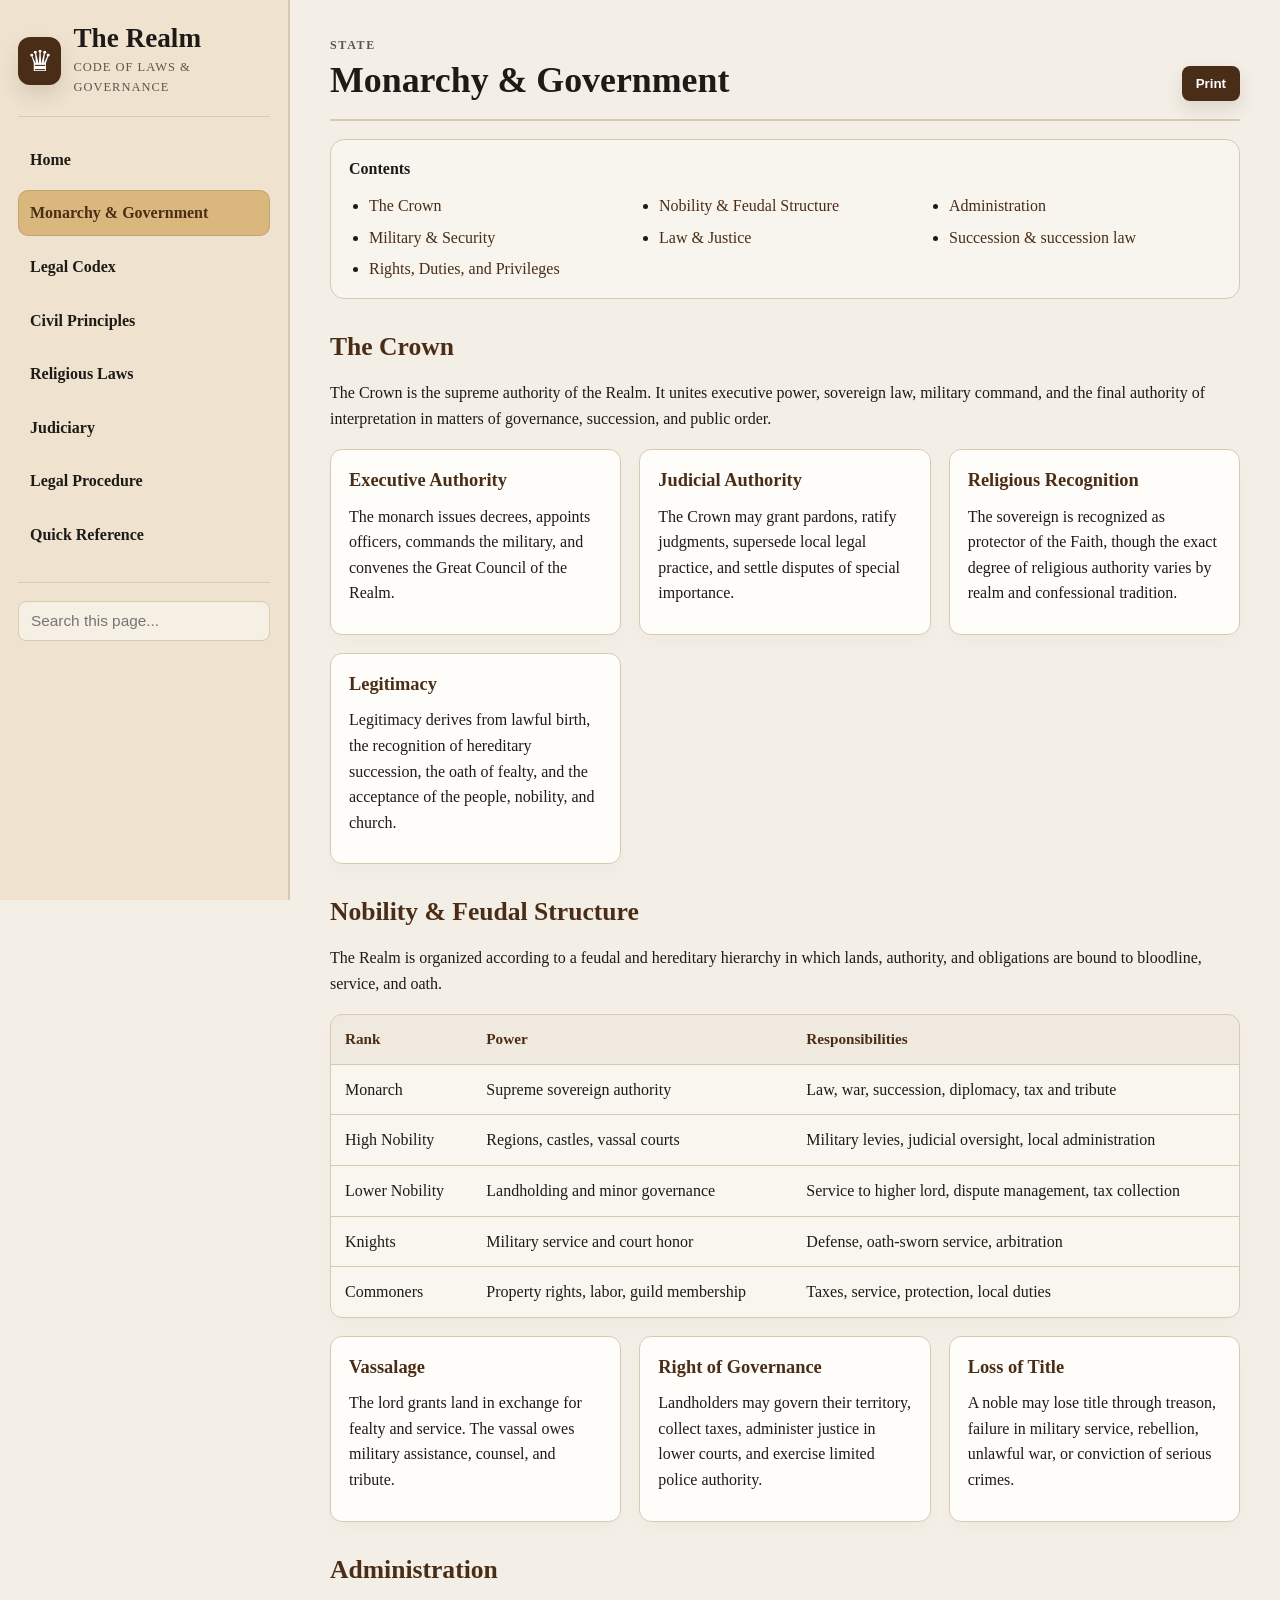
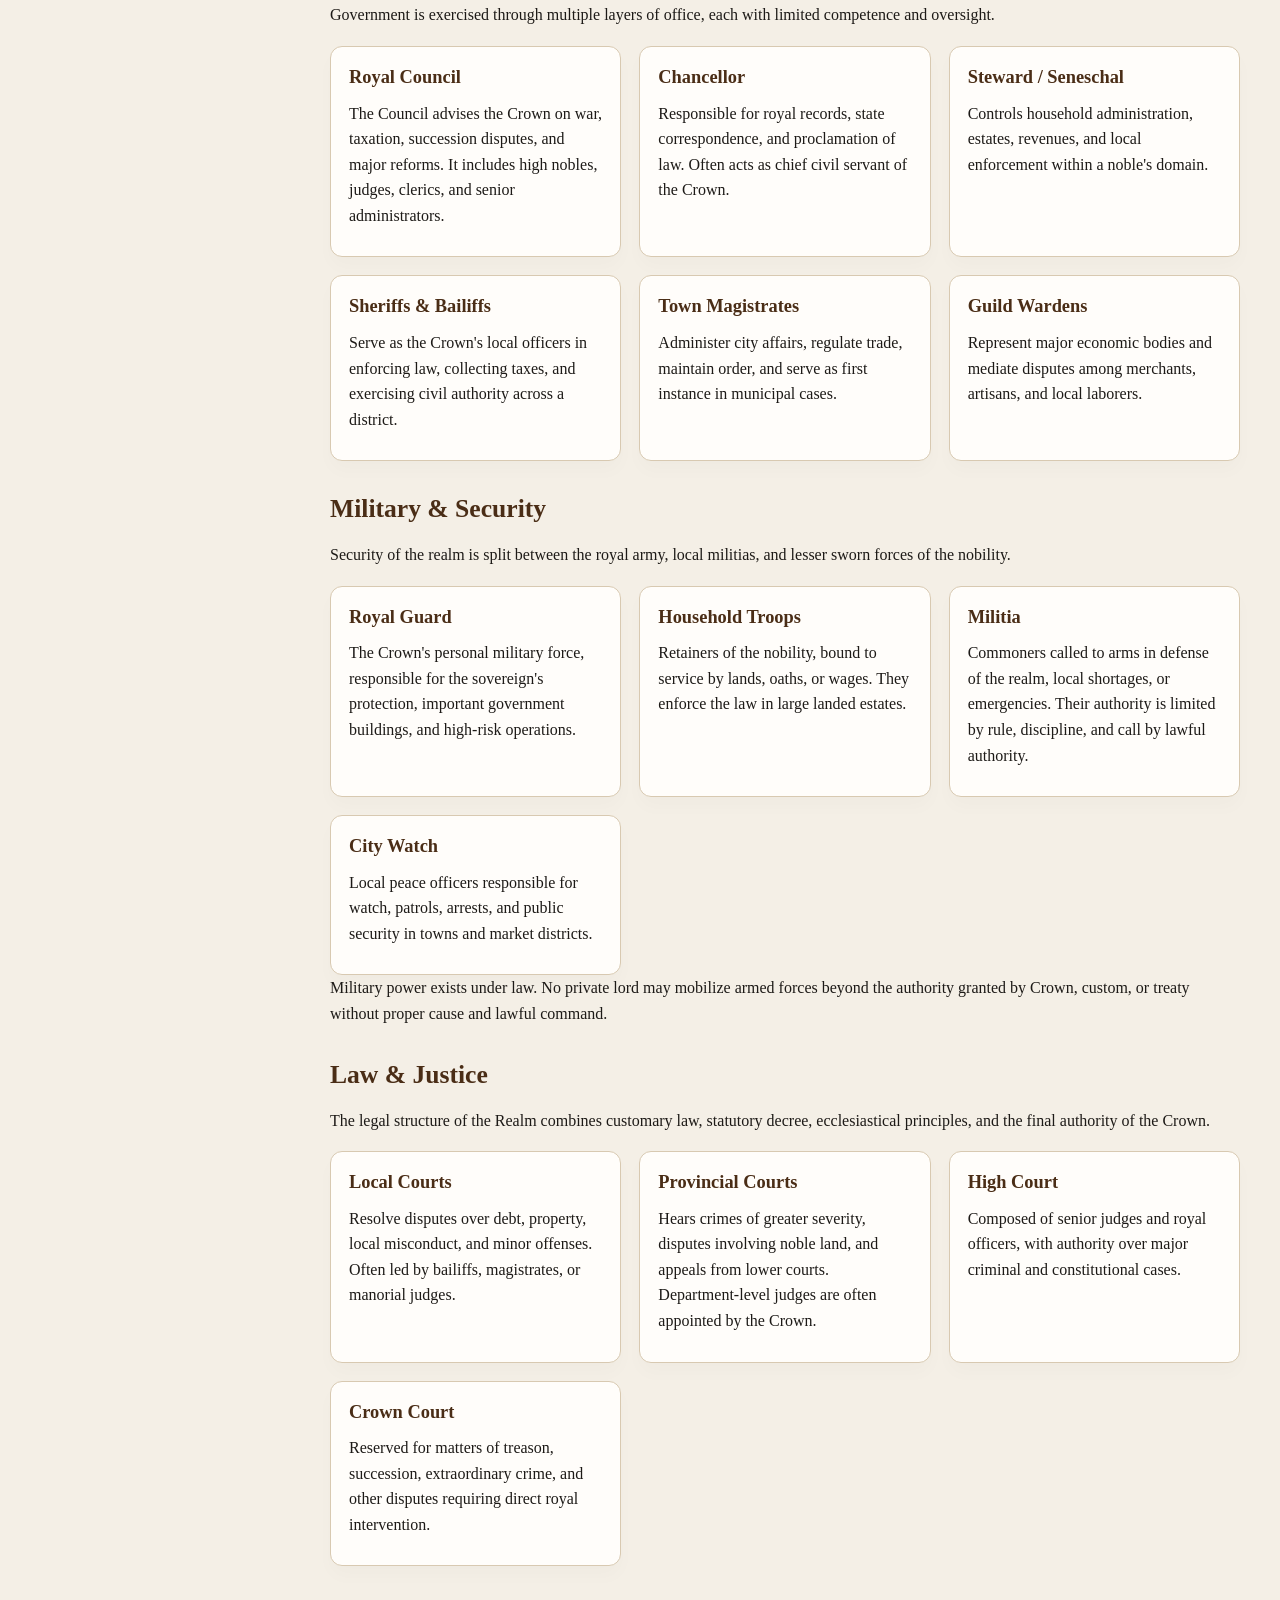
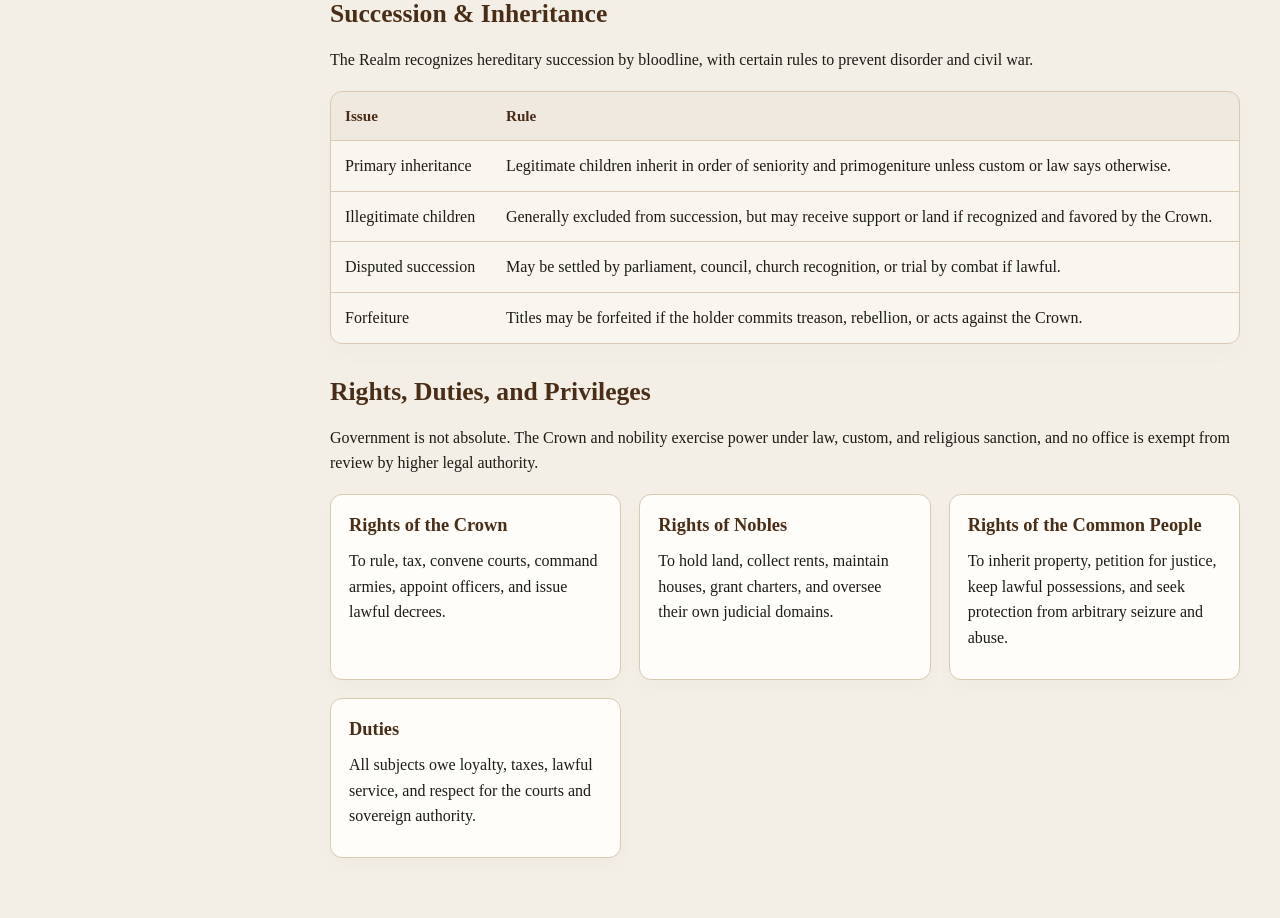
<file: government.html>
<!DOCTYPE html>
<html lang="en">
  <head>
    <meta charset="UTF-8" />
    <meta name="viewport" content="width=device-width, initial-scale=1.0" />
    <title>Monarchy & Government | The Realm Wiki</title>
    <link rel="stylesheet" href="styles.css" />
  </head>
  <body>
    <div class="layout">
      <aside class="sidebar">
        <div class="brand">
          <div class="brand-mark">♛</div>
          <div>
            <h1>The Realm</h1>
            <p>Code of Laws & Governance</p>
          </div>
        </div>

        <nav class="side-nav" aria-label="Main navigation">
          <a class="nav-link" href="index.html">Home</a>
          <a class="nav-link active" href="government.html">Monarchy & Government</a>
          <a class="nav-link" href="legal-codex.html">Legal Codex</a>
          <a class="nav-link" href="civil-principles.html">Civil Principles</a>
          <a class="nav-link" href="religious-laws.html">Religious Laws</a>
          <a class="nav-link" href="judiciary.html">Judiciary</a>
          <a class="nav-link" href="legal-procedure.html">Legal Procedure</a>
          <a class="nav-link" href="quick-reference.html">Quick Reference</a>
        </nav>

        <div class="search-panel">
          <label for="searchInput" class="sr-only">Search the wiki</label>
          <input id="searchInput" type="search" placeholder="Search this page..." />
          <div id="searchResults" class="search-results" aria-live="polite"></div>
        </div>
      </aside>

      <main class="content">
        <header class="page-header">
          <div>
            <p class="eyebrow">State</p>
            <h2>Monarchy & Government</h2>
          </div>
          <button class="print-button" onclick="window.print()">Print</button>
        </header>

        <article class="article">
          <nav class="page-toc" aria-label="Page sections">
            <strong>Contents</strong>
            <ul>
              <li><a href="#crown">The Crown</a></li>
              <li><a href="#nobility">Nobility & Feudal Structure</a></li>
              <li><a href="#administration">Administration</a></li>
              <li><a href="#military">Military & Security</a></li>
              <li><a href="#law">Law & Justice</a></li>
              <li><a href="#succession">Succession & succession law</a></li>
              <li><a href="#rights">Rights, Duties, and Privileges</a></li>
            </ul>
          </nav>

          <section id="crown">
            <h3>The Crown</h3>
            <p>
              The Crown is the supreme authority of the Realm. It unites executive power, sovereign law, military command,
              and the final authority of interpretation in matters of governance, succession, and public order.
            </p>
            <div class="card-list">
              <div class="card">
                <h4>Executive Authority</h4>
                <p>The monarch issues decrees, appoints officers, commands the military, and convenes the Great Council of the Realm.</p>
              </div>
              <div class="card">
                <h4>Judicial Authority</h4>
                <p>The Crown may grant pardons, ratify judgments, supersede local legal practice, and settle disputes of special importance.</p>
              </div>
              <div class="card">
                <h4>Religious Recognition</h4>
                <p>The sovereign is recognized as protector of the Faith, though the exact degree of religious authority varies by realm and confessional tradition.</p>
              </div>
              <div class="card">
                <h4>Legitimacy</h4>
                <p>Legitimacy derives from lawful birth, the recognition of hereditary succession, the oath of fealty, and the acceptance of the people, nobility, and church.</p>
              </div>
            </div>
          </section>

          <section id="nobility">
            <h3>Nobility & Feudal Structure</h3>
            <p>The Realm is organized according to a feudal and hereditary hierarchy in which lands, authority, and obligations are bound to bloodline, service, and oath.</p>

            <div class="table-box">
              <table>
                <thead>
                  <tr>
                    <th>Rank</th>
                    <th>Power</th>
                    <th>Responsibilities</th>
                  </tr>
                </thead>
                <tbody>
                  <tr>
                    <td>Monarch</td>
                    <td>Supreme sovereign authority</td>
                    <td>Law, war, succession, diplomacy, tax and tribute</td>
                  </tr>
                  <tr>
                    <td>High Nobility</td>
                    <td>Regions, castles, vassal courts</td>
                    <td>Military levies, judicial oversight, local administration</td>
                  </tr>
                  <tr>
                    <td>Lower Nobility</td>
                    <td>Landholding and minor governance</td>
                    <td>Service to higher lord, dispute management, tax collection</td>
                  </tr>
                  <tr>
                    <td>Knights</td>
                    <td>Military service and court honor</td>
                    <td>Defense, oath-sworn service, arbitration</td>
                  </tr>
                  <tr>
                    <td>Commoners</td>
                    <td>Property rights, labor, guild membership</td>
                    <td>Taxes, service, protection, local duties</td>
                  </tr>
                </tbody>
              </table>
            </div>

            <div class="card-list">
              <div class="card">
                <h4>Vassalage</h4>
                <p>The lord grants land in exchange for fealty and service. The vassal owes military assistance, counsel, and tribute.</p>
              </div>
              <div class="card">
                <h4>Right of Governance</h4>
                <p>Landholders may govern their territory, collect taxes, administer justice in lower courts, and exercise limited police authority.</p>
              </div>
              <div class="card">
                <h4>Loss of Title</h4>
                <p>A noble may lose title through treason, failure in military service, rebellion, unlawful war, or conviction of serious crimes.</p>
              </div>
            </div>
          </section>

          <section id="administration">
            <h3>Administration</h3>
            <p>Government is exercised through multiple layers of office, each with limited competence and oversight.</p>

            <div class="card-list">
              <div class="card">
                <h4>Royal Council</h4>
                <p>The Council advises the Crown on war, taxation, succession disputes, and major reforms. It includes high nobles, judges, clerics, and senior administrators.</p>
              </div>
              <div class="card">
                <h4>Chancellor</h4>
                <p>Responsible for royal records, state correspondence, and proclamation of law. Often acts as chief civil servant of the Crown.</p>
              </div>
              <div class="card">
                <h4>Steward / Seneschal</h4>
                <p>Controls household administration, estates, revenues, and local enforcement within a noble's domain.</p>
              </div>
              <div class="card">
                <h4>Sheriffs & Bailiffs</h4>
                <p>Serve as the Crown's local officers in enforcing law, collecting taxes, and exercising civil authority across a district.</p>
              </div>
              <div class="card">
                <h4>Town Magistrates</h4>
                <p>Administer city affairs, regulate trade, maintain order, and serve as first instance in municipal cases.</p>
              </div>
              <div class="card">
                <h4>Guild Wardens</h4>
                <p>Represent major economic bodies and mediate disputes among merchants, artisans, and local laborers.</p>
              </div>
            </div>
          </section>

          <section id="military">
            <h3>Military & Security</h3>
            <p>Security of the realm is split between the royal army, local militias, and lesser sworn forces of the nobility.</p>

            <div class="card-list">
              <div class="card">
                <h4>Royal Guard</h4>
                <p>The Crown's personal military force, responsible for the sovereign's protection, important government buildings, and high-risk operations.</p>
              </div>
              <div class="card">
                <h4>Household Troops</h4>
                <p>Retainers of the nobility, bound to service by lands, oaths, or wages. They enforce the law in large landed estates.</p>
              </div>
              <div class="card">
                <h4>Militia</h4>
                <p>Commoners called to arms in defense of the realm, local shortages, or emergencies. Their authority is limited by rule, discipline, and call by lawful authority.</p>
              </div>
              <div class="card">
                <h4>City Watch</h4>
                <p>Local peace officers responsible for watch, patrols, arrests, and public security in towns and market districts.</p>
              </div>
            </div>

            <p>
              Military power exists under law. No private lord may mobilize armed forces beyond the authority granted by Crown,
              custom, or treaty without proper cause and lawful command.
            </p>
          </section>

          <section id="law">
            <h3>Law & Justice</h3>
            <p>The legal structure of the Realm combines customary law, statutory decree, ecclesiastical principles, and the final authority of the Crown.</p>

            <div class="card-list">
              <div class="card">
                <h4>Local Courts</h4>
                <p>Resolve disputes over debt, property, local misconduct, and minor offenses. Often led by bailiffs, magistrates, or manorial judges.</p>
              </div>
              <div class="card">
                <h4>Provincial Courts</h4>
                <p>Hears crimes of greater severity, disputes involving noble land, and appeals from lower courts. Department-level judges are often appointed by the Crown.</p>
              </div>
              <div class="card">
                <h4>High Court</h4>
                <p>Composed of senior judges and royal officers, with authority over major criminal and constitutional cases.</p>
              </div>
              <div class="card">
                <h4>Crown Court</h4>
                <p>Reserved for matters of treason, succession, extraordinary crime, and other disputes requiring direct royal intervention.</p>
              </div>
            </div>
          </section>

          <section id="succession">
            <h3>Succession & Inheritance</h3>
            <p>The Realm recognizes hereditary succession by bloodline, with certain rules to prevent disorder and civil war.</p>

            <div class="table-box">
              <table>
                <thead>
                  <tr>
                    <th>Issue</th>
                    <th>Rule</th>
                  </tr>
                </thead>
                <tbody>
                  <tr>
                    <td>Primary inheritance</td>
                    <td>Legitimate children inherit in order of seniority and primogeniture unless custom or law says otherwise.</td>
                  </tr>
                  <tr>
                    <td>Illegitimate children</td>
                    <td>Generally excluded from succession, but may receive support or land if recognized and favored by the Crown.</td>
                  </tr>
                  <tr>
                    <td>Disputed succession</td>
                    <td>May be settled by parliament, council, church recognition, or trial by combat if lawful.</td>
                  </tr>
                  <tr>
                    <td>Forfeiture</td>
                    <td>Titles may be forfeited if the holder commits treason, rebellion, or acts against the Crown.</td>
                  </tr>
                </tbody>
              </table>
            </div>
          </section>

          <section id="rights">
            <h3>Rights, Duties, and Privileges</h3>
            <p>Government is not absolute. The Crown and nobility exercise power under law, custom, and religious sanction, and no office is exempt from review by higher legal authority.</p>

            <div class="card-list">
              <div class="card">
                <h4>Rights of the Crown</h4>
                <p>To rule, tax, convene courts, command armies, appoint officers, and issue lawful decrees.</p>
              </div>
              <div class="card">
                <h4>Rights of Nobles</h4>
                <p>To hold land, collect rents, maintain houses, grant charters, and oversee their own judicial domains.</p>
              </div>
              <div class="card">
                <h4>Rights of the Common People</h4>
                <p>To inherit property, petition for justice, keep lawful possessions, and seek protection from arbitrary seizure and abuse.</p>
              </div>
              <div class="card">
                <h4>Duties</h4>
                <p>All subjects owe loyalty, taxes, lawful service, and respect for the courts and sovereign authority.</p>
              </div>
            </div>
          </section>
        </article>
      </main>
    </div>

    <script src="search.js"></script>
  </body>
</html>
</file>
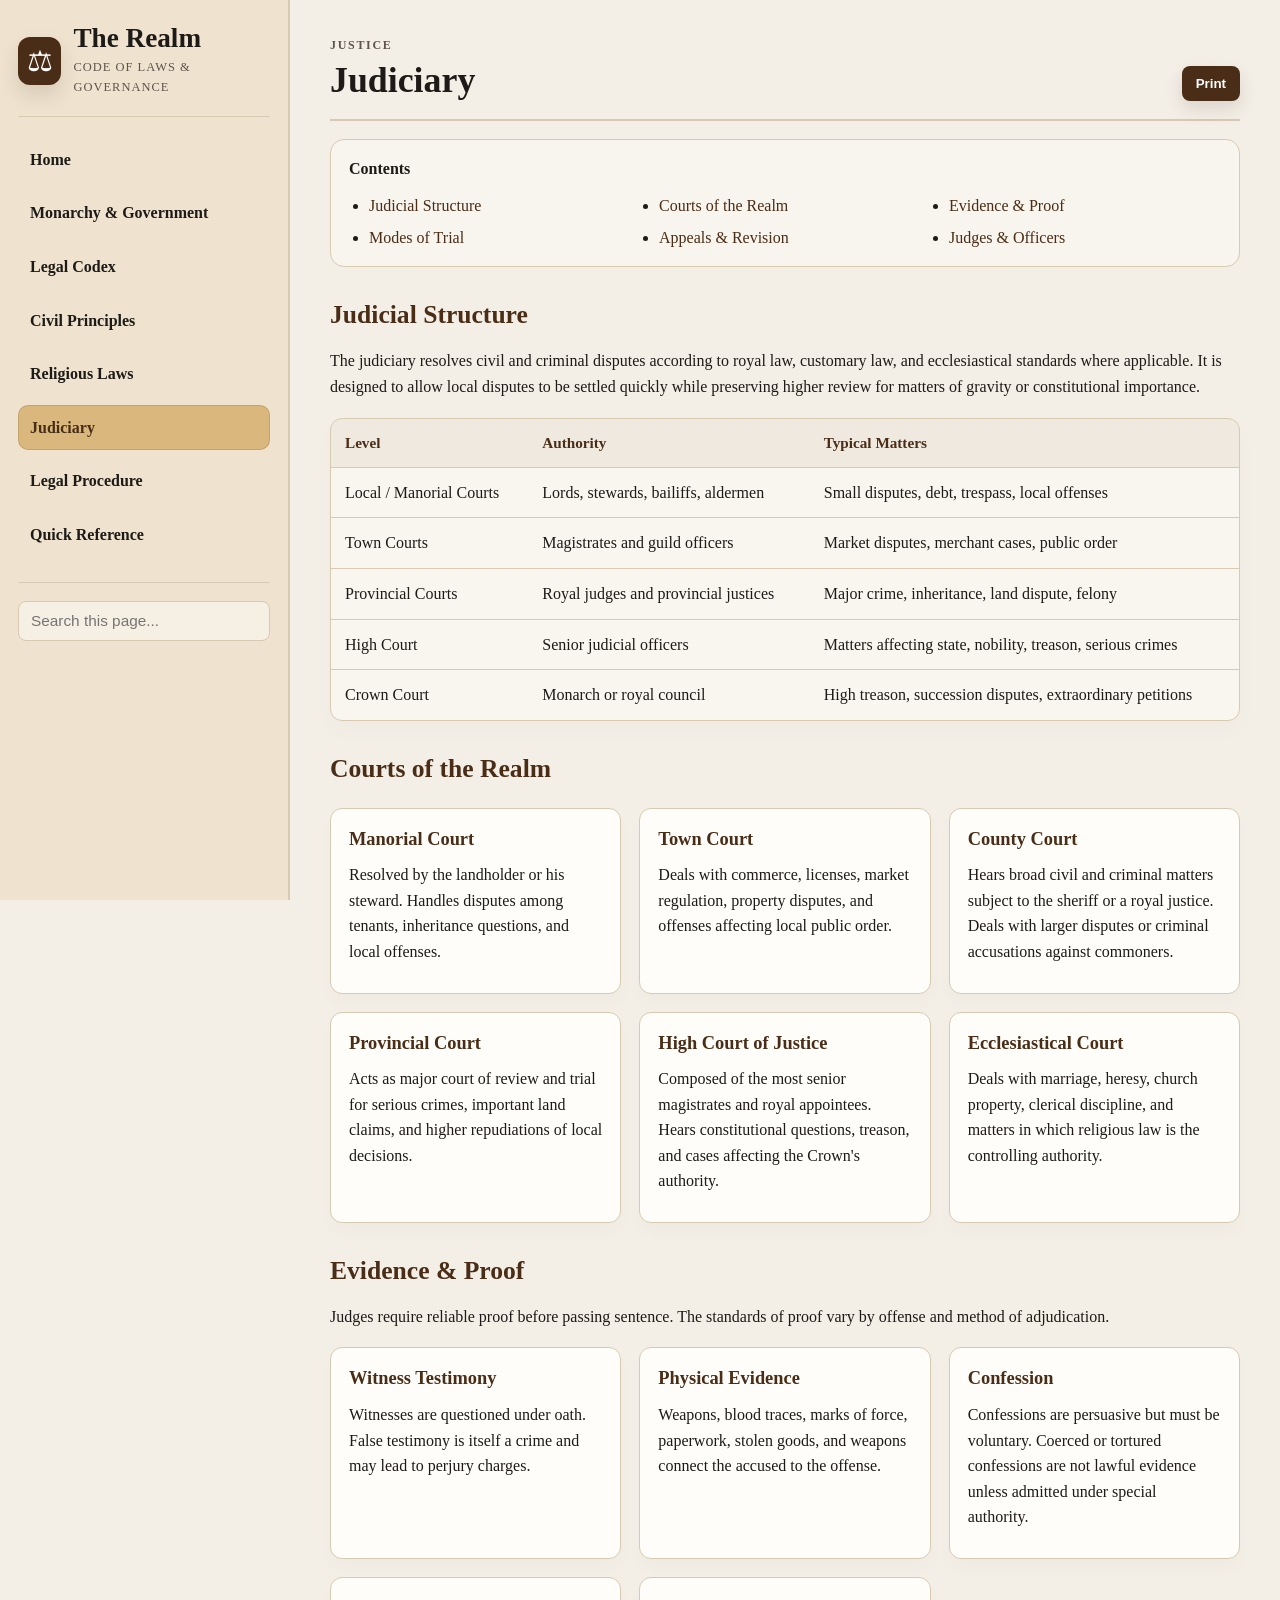
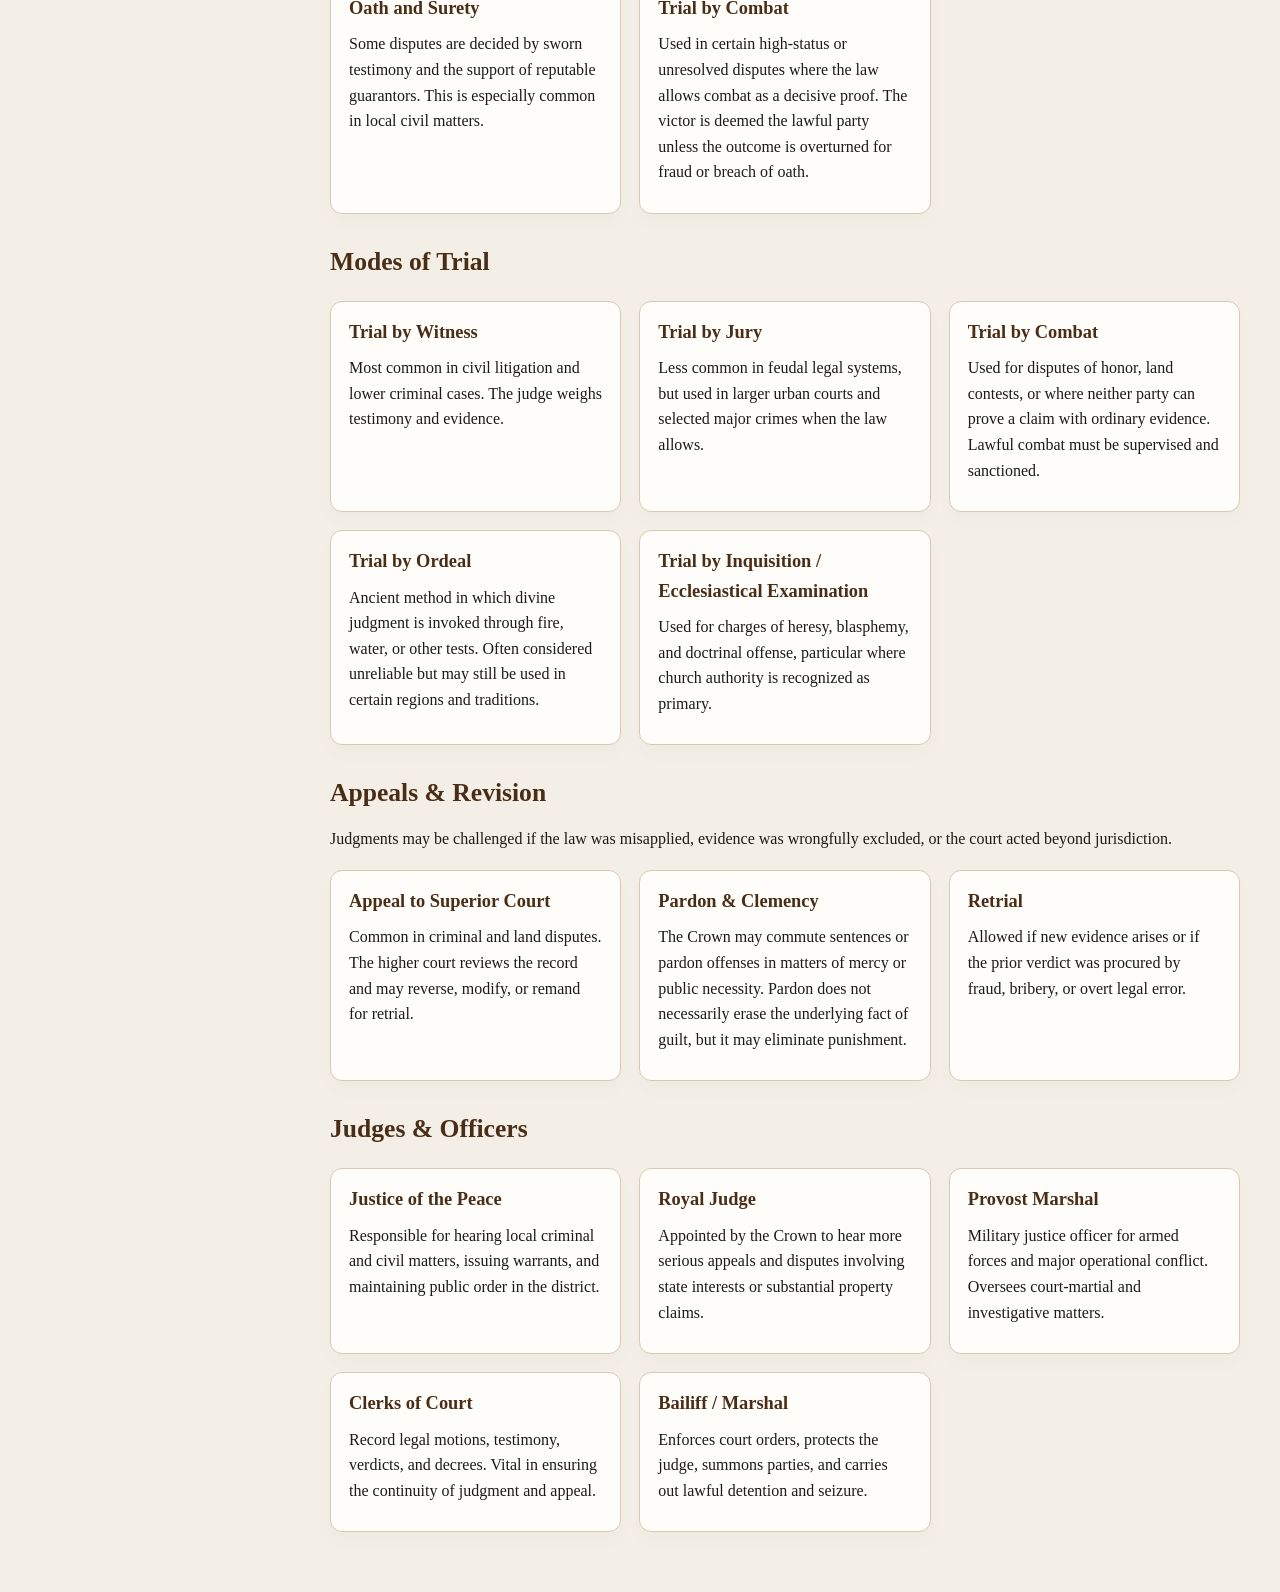
<file: judiciary.html>
<!DOCTYPE html>
<html lang="en">
  <head>
    <meta charset="UTF-8" />
    <meta name="viewport" content="width=device-width, initial-scale=1.0" />
    <title>Judiciary | The Realm Wiki</title>
    <link rel="stylesheet" href="styles.css" />
  </head>
  <body>
    <div class="layout">
      <aside class="sidebar">
        <div class="brand">
          <div class="brand-mark">⚖</div>
          <div>
            <h1>The Realm</h1>
            <p>Code of Laws & Governance</p>
          </div>
        </div>

        <nav class="side-nav" aria-label="Main navigation">
          <a class="nav-link" href="index.html">Home</a>
          <a class="nav-link" href="government.html">Monarchy & Government</a>
          <a class="nav-link" href="legal-codex.html">Legal Codex</a>
          <a class="nav-link" href="civil-principles.html">Civil Principles</a>
          <a class="nav-link" href="religious-laws.html">Religious Laws</a>
          <a class="nav-link active" href="judiciary.html">Judiciary</a>
          <a class="nav-link" href="legal-procedure.html">Legal Procedure</a>
          <a class="nav-link" href="quick-reference.html">Quick Reference</a>
        </nav>

        <div class="search-panel">
          <label for="searchInput" class="sr-only">Search the wiki</label>
          <input id="searchInput" type="search" placeholder="Search this page..." />
          <div id="searchResults" class="search-results" aria-live="polite"></div>
        </div>
      </aside>

      <main class="content">
        <header class="page-header">
          <div>
            <p class="eyebrow">Justice</p>
            <h2>Judiciary</h2>
          </div>
          <button class="print-button" onclick="window.print()">Print</button>
        </header>

        <article class="article">
          <nav class="page-toc" aria-label="Page sections">
            <strong>Contents</strong>
            <ul>
              <li><a href="#structure">Judicial Structure</a></li>
              <li><a href="#courts">Courts of the Realm</a></li>
              <li><a href="#evidence">Evidence & Proof</a></li>
              <li><a href="#trials">Modes of Trial</a></li>
              <li><a href="#appeals">Appeals & Revision</a></li>
              <li><a href="#judges">Judges & Officers</a></li>
            </ul>
          </nav>

          <section id="structure">
            <h3>Judicial Structure</h3>
            <p>
              The judiciary resolves civil and criminal disputes according to royal law, customary law, and ecclesiastical
              standards where applicable. It is designed to allow local disputes to be settled quickly while preserving
              higher review for matters of gravity or constitutional importance.
            </p>

            <div class="table-box">
              <table>
                <thead>
                  <tr>
                    <th>Level</th>
                    <th>Authority</th>
                    <th>Typical Matters</th>
                  </tr>
                </thead>
                <tbody>
                  <tr>
                    <td>Local / Manorial Courts</td>
                    <td>Lords, stewards, bailiffs, aldermen</td>
                    <td>Small disputes, debt, trespass, local offenses</td>
                  </tr>
                  <tr>
                    <td>Town Courts</td>
                    <td>Magistrates and guild officers</td>
                    <td>Market disputes, merchant cases, public order</td>
                  </tr>
                  <tr>
                    <td>Provincial Courts</td>
                    <td>Royal judges and provincial justices</td>
                    <td>Major crime, inheritance, land dispute, felony</td>
                  </tr>
                  <tr>
                    <td>High Court</td>
                    <td>Senior judicial officers</td>
                    <td>Matters affecting state, nobility, treason, serious crimes</td>
                  </tr>
                  <tr>
                    <td>Crown Court</td>
                    <td>Monarch or royal council</td>
                    <td>High treason, succession disputes, extraordinary petitions</td>
                  </tr>
                </tbody>
              </table>
            </div>
          </section>

          <section id="courts">
            <h3>Courts of the Realm</h3>

            <div class="card-list">
              <div class="card">
                <h4>Manorial Court</h4>
                <p>Resolved by the landholder or his steward. Handles disputes among tenants, inheritance questions, and local offenses.</p>
              </div>
              <div class="card">
                <h4>Town Court</h4>
                <p>Deals with commerce, licenses, market regulation, property disputes, and offenses affecting local public order.</p>
              </div>
              <div class="card">
                <h4>County Court</h4>
                <p>Hears broad civil and criminal matters subject to the sheriff or a royal justice. Deals with larger disputes or criminal accusations against commoners.</p>
              </div>
              <div class="card">
                <h4>Provincial Court</h4>
                <p>Acts as major court of review and trial for serious crimes, important land claims, and higher repudiations of local decisions.</p>
              </div>
              <div class="card">
                <h4>High Court of Justice</h4>
                <p>Composed of the most senior magistrates and royal appointees. Hears constitutional questions, treason, and cases affecting the Crown's authority.</p>
              </div>
              <div class="card">
                <h4>Ecclesiastical Court</h4>
                <p>Deals with marriage, heresy, church property, clerical discipline, and matters in which religious law is the controlling authority.</p>
              </div>
            </div>
          </section>

          <section id="evidence">
            <h3>Evidence & Proof</h3>
            <p>Judges require reliable proof before passing sentence. The standards of proof vary by offense and method of adjudication.</p>

            <div class="card-list">
              <div class="card">
                <h4>Witness Testimony</h4>
                <p>Witnesses are questioned under oath. False testimony is itself a crime and may lead to perjury charges.</p>
              </div>
              <div class="card">
                <h4>Physical Evidence</h4>
                <p>Weapons, blood traces, marks of force, paperwork, stolen goods, and weapons connect the accused to the offense.</p>
              </div>
              <div class="card">
                <h4>Confession</h4>
                <p>Confessions are persuasive but must be voluntary. Coerced or tortured confessions are not lawful evidence unless admitted under special authority.</p>
              </div>
              <div class="card">
                <h4>Oath and Surety</h4>
                <p>Some disputes are decided by sworn testimony and the support of reputable guarantors. This is especially common in local civil matters.</p>
              </div>
              <div class="card">
                <h4>Trial by Combat</h4>
                <p>Used in certain high-status or unresolved disputes where the law allows combat as a decisive proof. The victor is deemed the lawful party unless the outcome is overturned for fraud or breach of oath.</p>
              </div>
            </div>
          </section>

          <section id="trials">
            <h3>Modes of Trial</h3>
            <div class="card-list">
              <div class="card">
                <h4>Trial by Witness</h4>
                <p>Most common in civil litigation and lower criminal cases. The judge weighs testimony and evidence.</p>
              </div>
              <div class="card">
                <h4>Trial by Jury</h4>
                <p>Less common in feudal legal systems, but used in larger urban courts and selected major crimes when the law allows.</p>
              </div>
              <div class="card">
                <h4>Trial by Combat</h4>
                <p>Used for disputes of honor, land contests, or where neither party can prove a claim with ordinary evidence. Lawful combat must be supervised and sanctioned.</p>
              </div>
              <div class="card">
                <h4>Trial by Ordeal</h4>
                <p>Ancient method in which divine judgment is invoked through fire, water, or other tests. Often considered unreliable but may still be used in certain regions and traditions.</p>
              </div>
              <div class="card">
                <h4>Trial by Inquisition / Ecclesiastical Examination</h4>
                <p>Used for charges of heresy, blasphemy, and doctrinal offense, particular where church authority is recognized as primary.</p>
              </div>
            </div>
          </section>

          <section id="appeals">
            <h3>Appeals & Revision</h3>
            <p>Judgments may be challenged if the law was misapplied, evidence was wrongfully excluded, or the court acted beyond jurisdiction.</p>

            <div class="card-list">
              <div class="card">
                <h4>Appeal to Superior Court</h4>
                <p>Common in criminal and land disputes. The higher court reviews the record and may reverse, modify, or remand for retrial.</p>
              </div>
              <div class="card">
                <h4>Pardon & Clemency</h4>
                <p>The Crown may commute sentences or pardon offenses in matters of mercy or public necessity. Pardon does not necessarily erase the underlying fact of guilt, but it may eliminate punishment.</p>
              </div>
              <div class="card">
                <h4>Retrial</h4>
                <p>Allowed if new evidence arises or if the prior verdict was procured by fraud, bribery, or overt legal error.</p>
              </div>
            </div>
          </section>

          <section id="judges">
            <h3>Judges & Officers</h3>

            <div class="card-list">
              <div class="card">
                <h4>Justice of the Peace</h4>
                <p>Responsible for hearing local criminal and civil matters, issuing warrants, and maintaining public order in the district.</p>
              </div>
              <div class="card">
                <h4>Royal Judge</h4>
                <p>Appointed by the Crown to hear more serious appeals and disputes involving state interests or substantial property claims.</p>
              </div>
              <div class="card">
                <h4>Provost Marshal</h4>
                <p>Military justice officer for armed forces and major operational conflict. Oversees court-martial and investigative matters.</p>
              </div>
              <div class="card">
                <h4>Clerks of Court</h4>
                <p>Record legal motions, testimony, verdicts, and decrees. Vital in ensuring the continuity of judgment and appeal.</p>
              </div>
              <div class="card">
                <h4>Bailiff / Marshal</h4>
                <p>Enforces court orders, protects the judge, summons parties, and carries out lawful detention and seizure.</p>
              </div>
            </div>
          </section>
        </article>
      </main>
    </div>

    <script src="search.js"></script>
  </body>
</html>
</file>
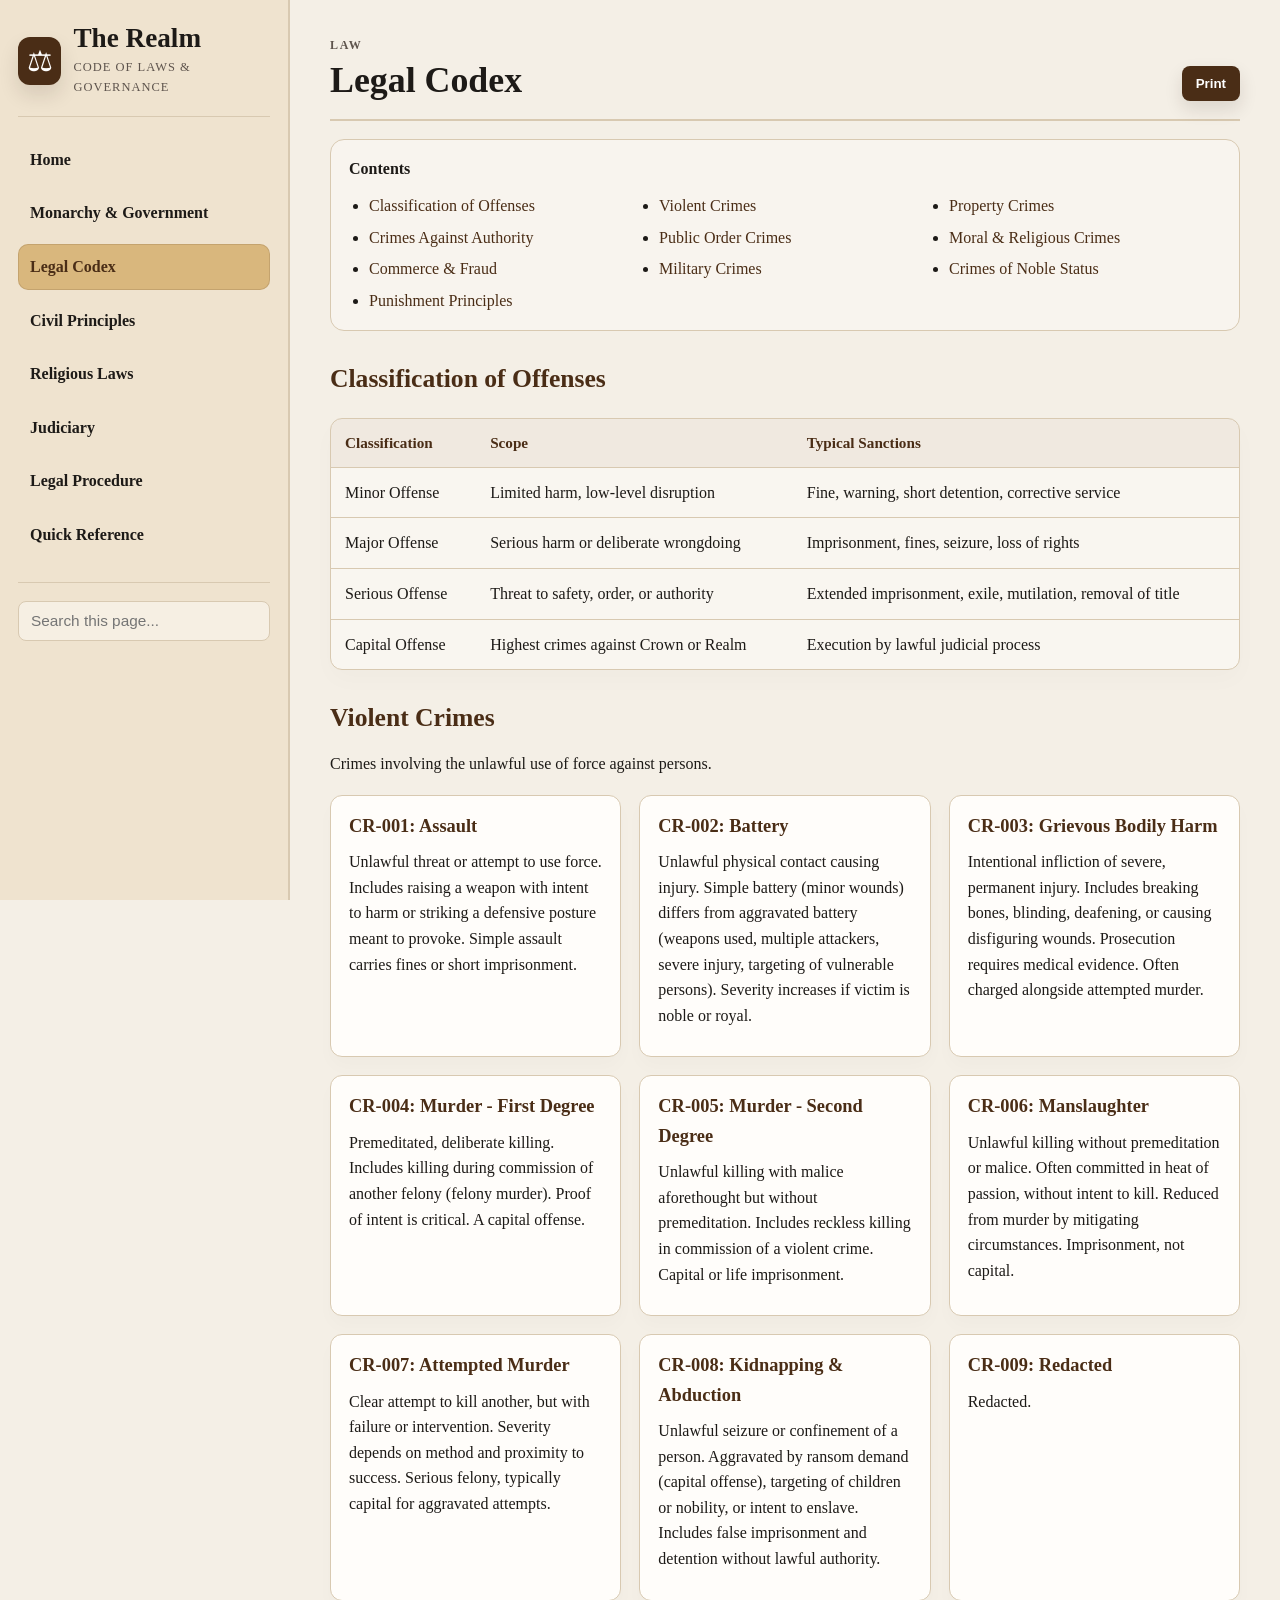
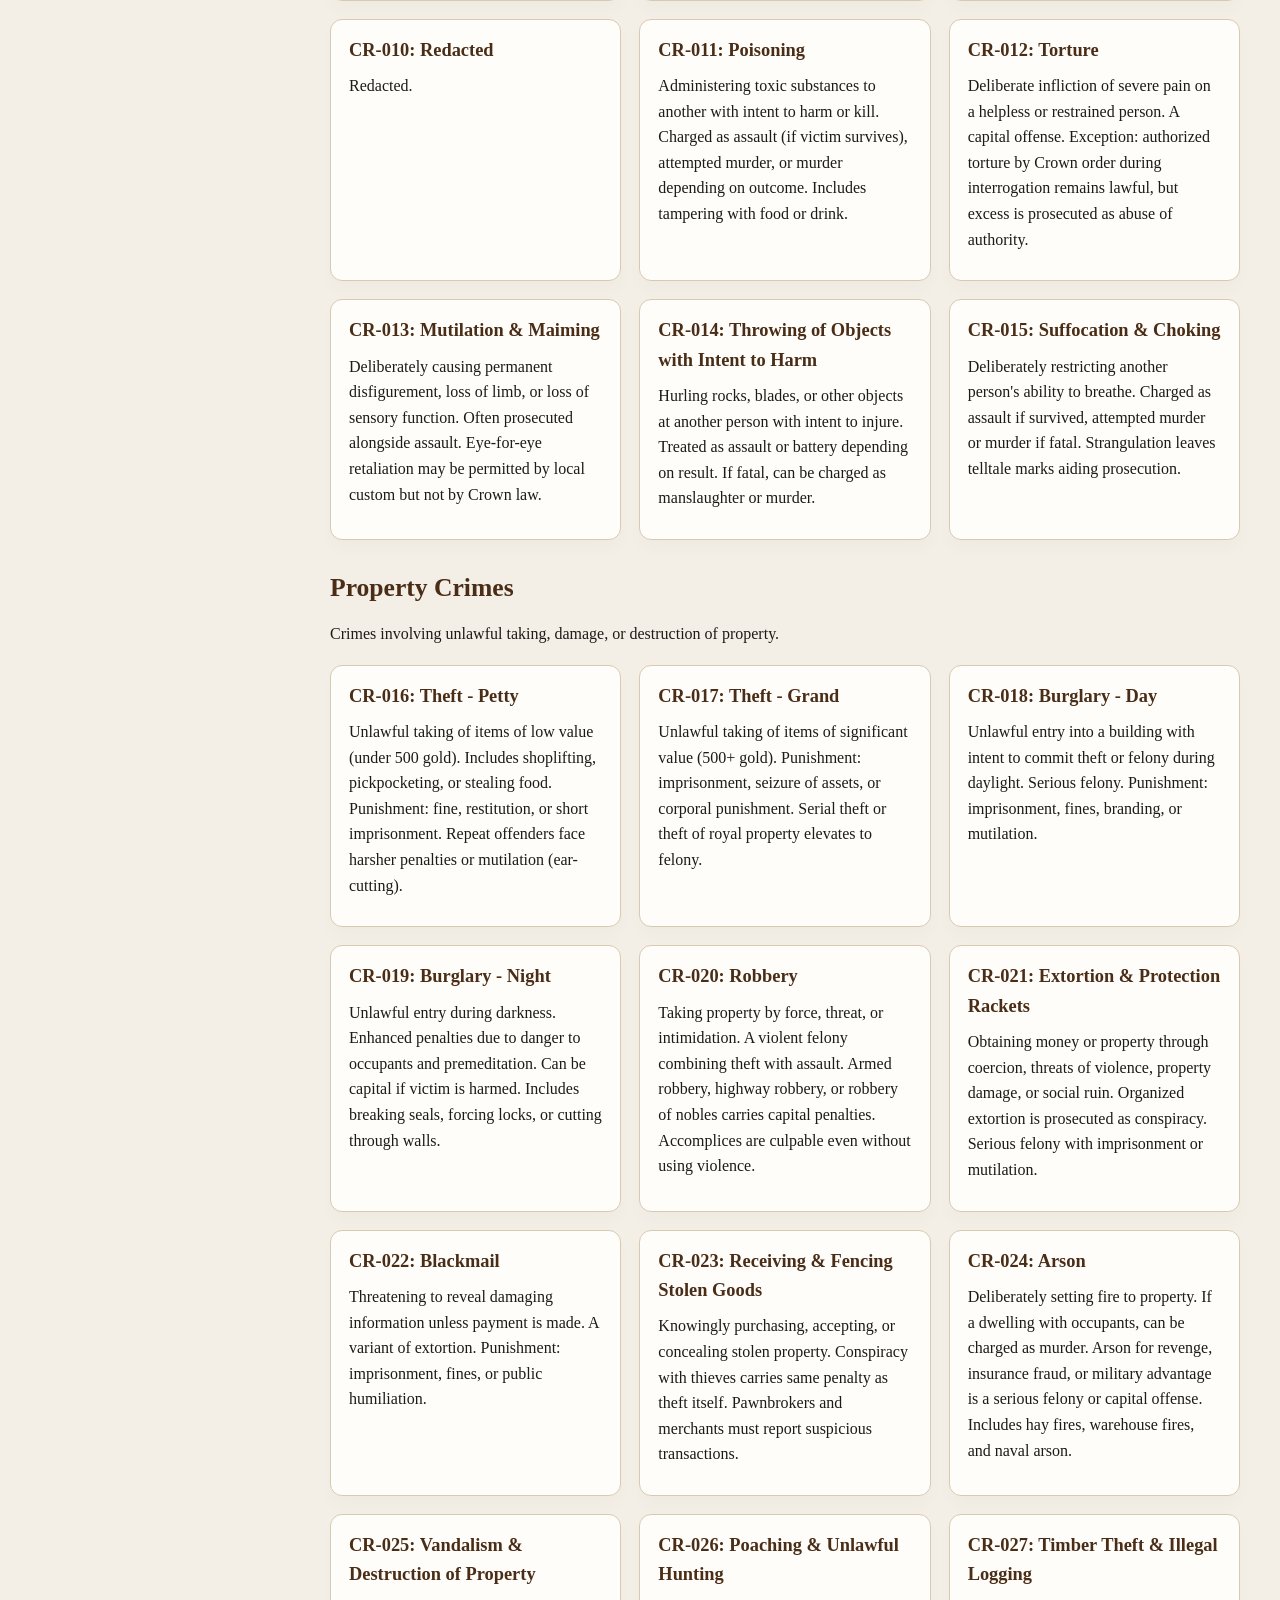
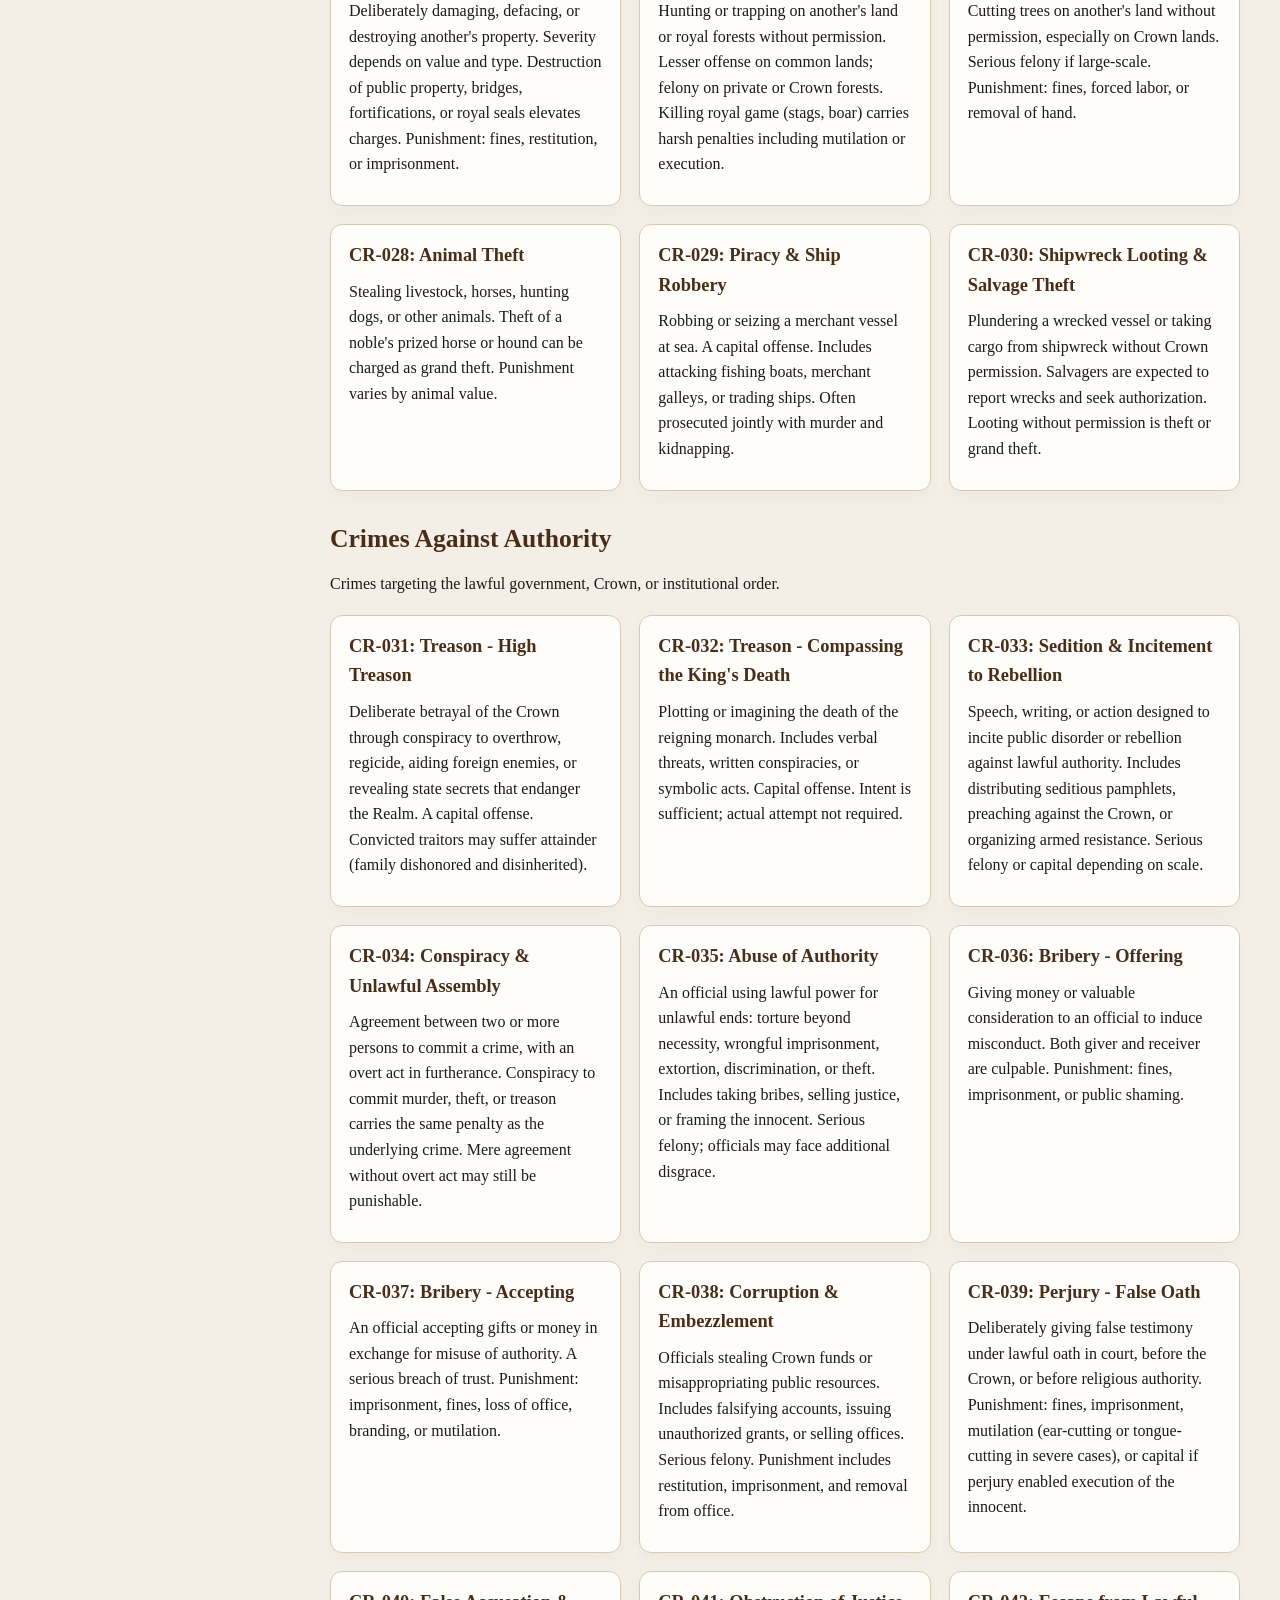
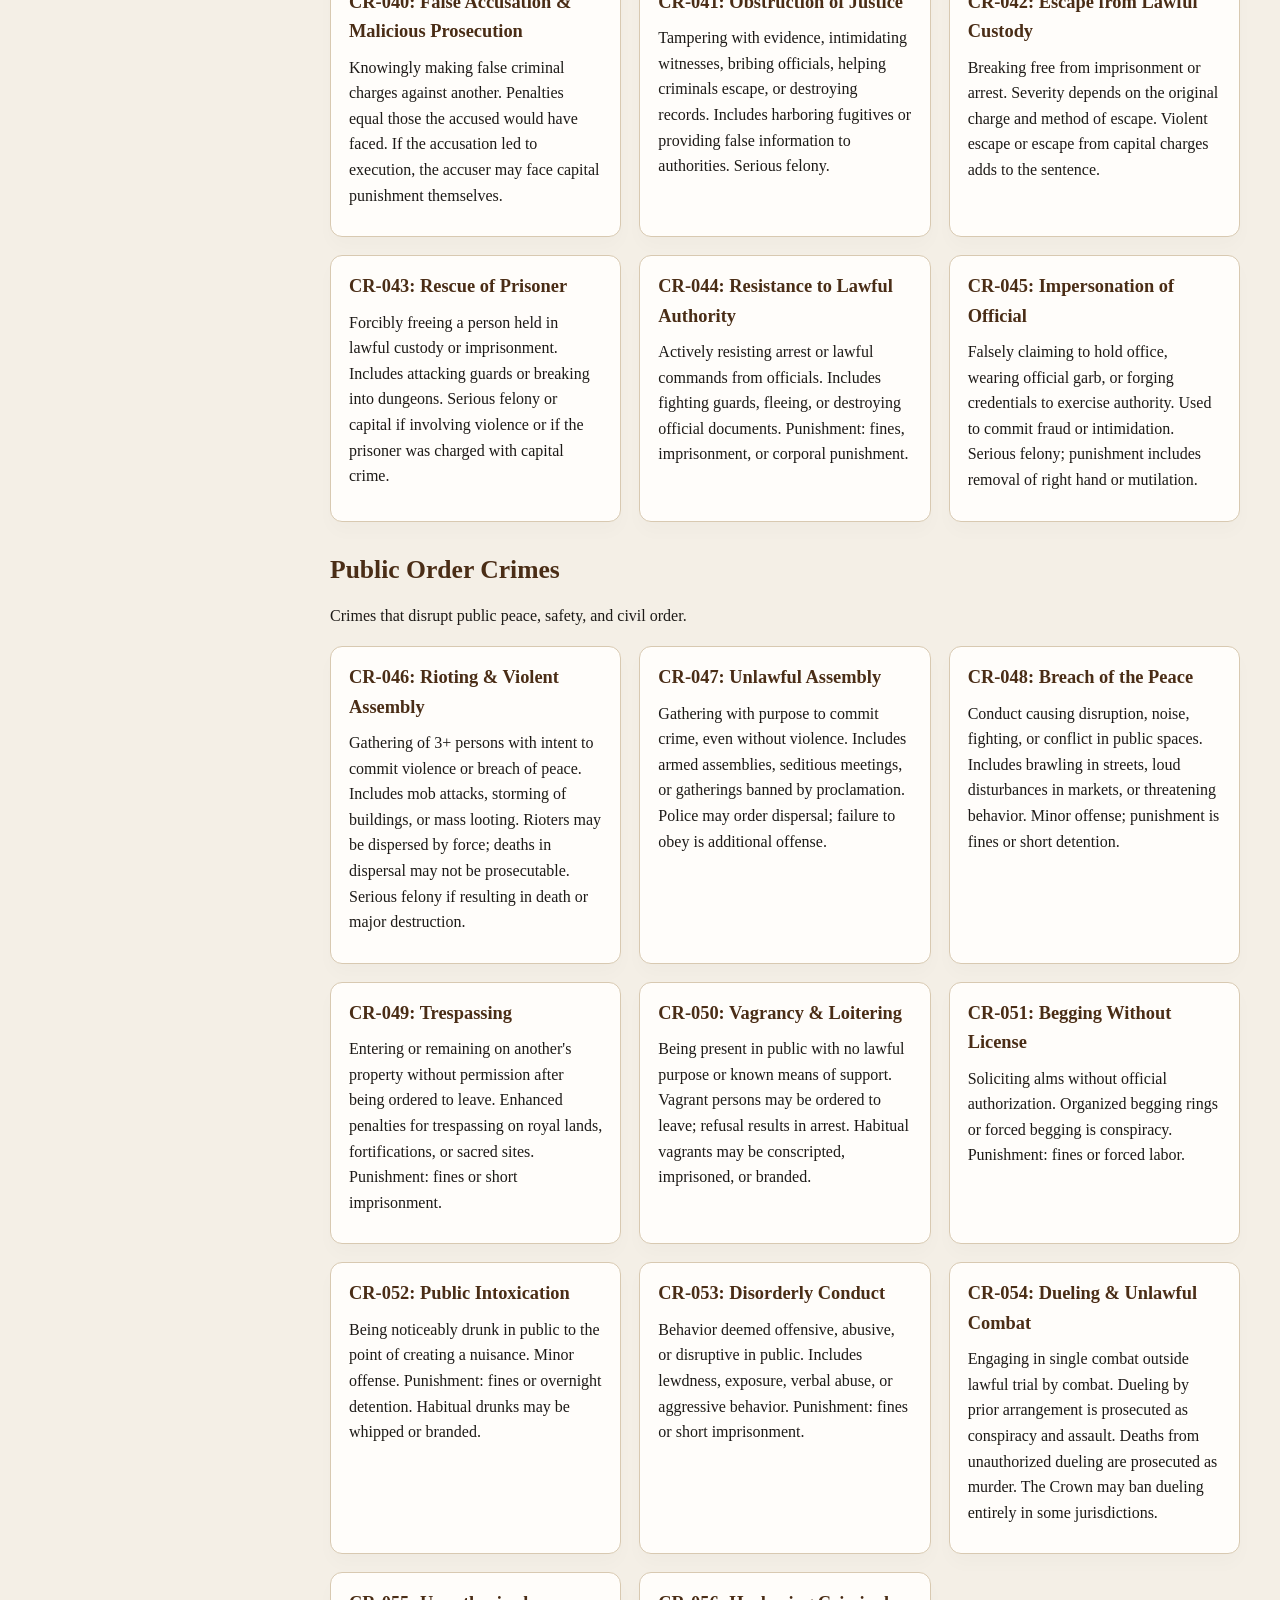
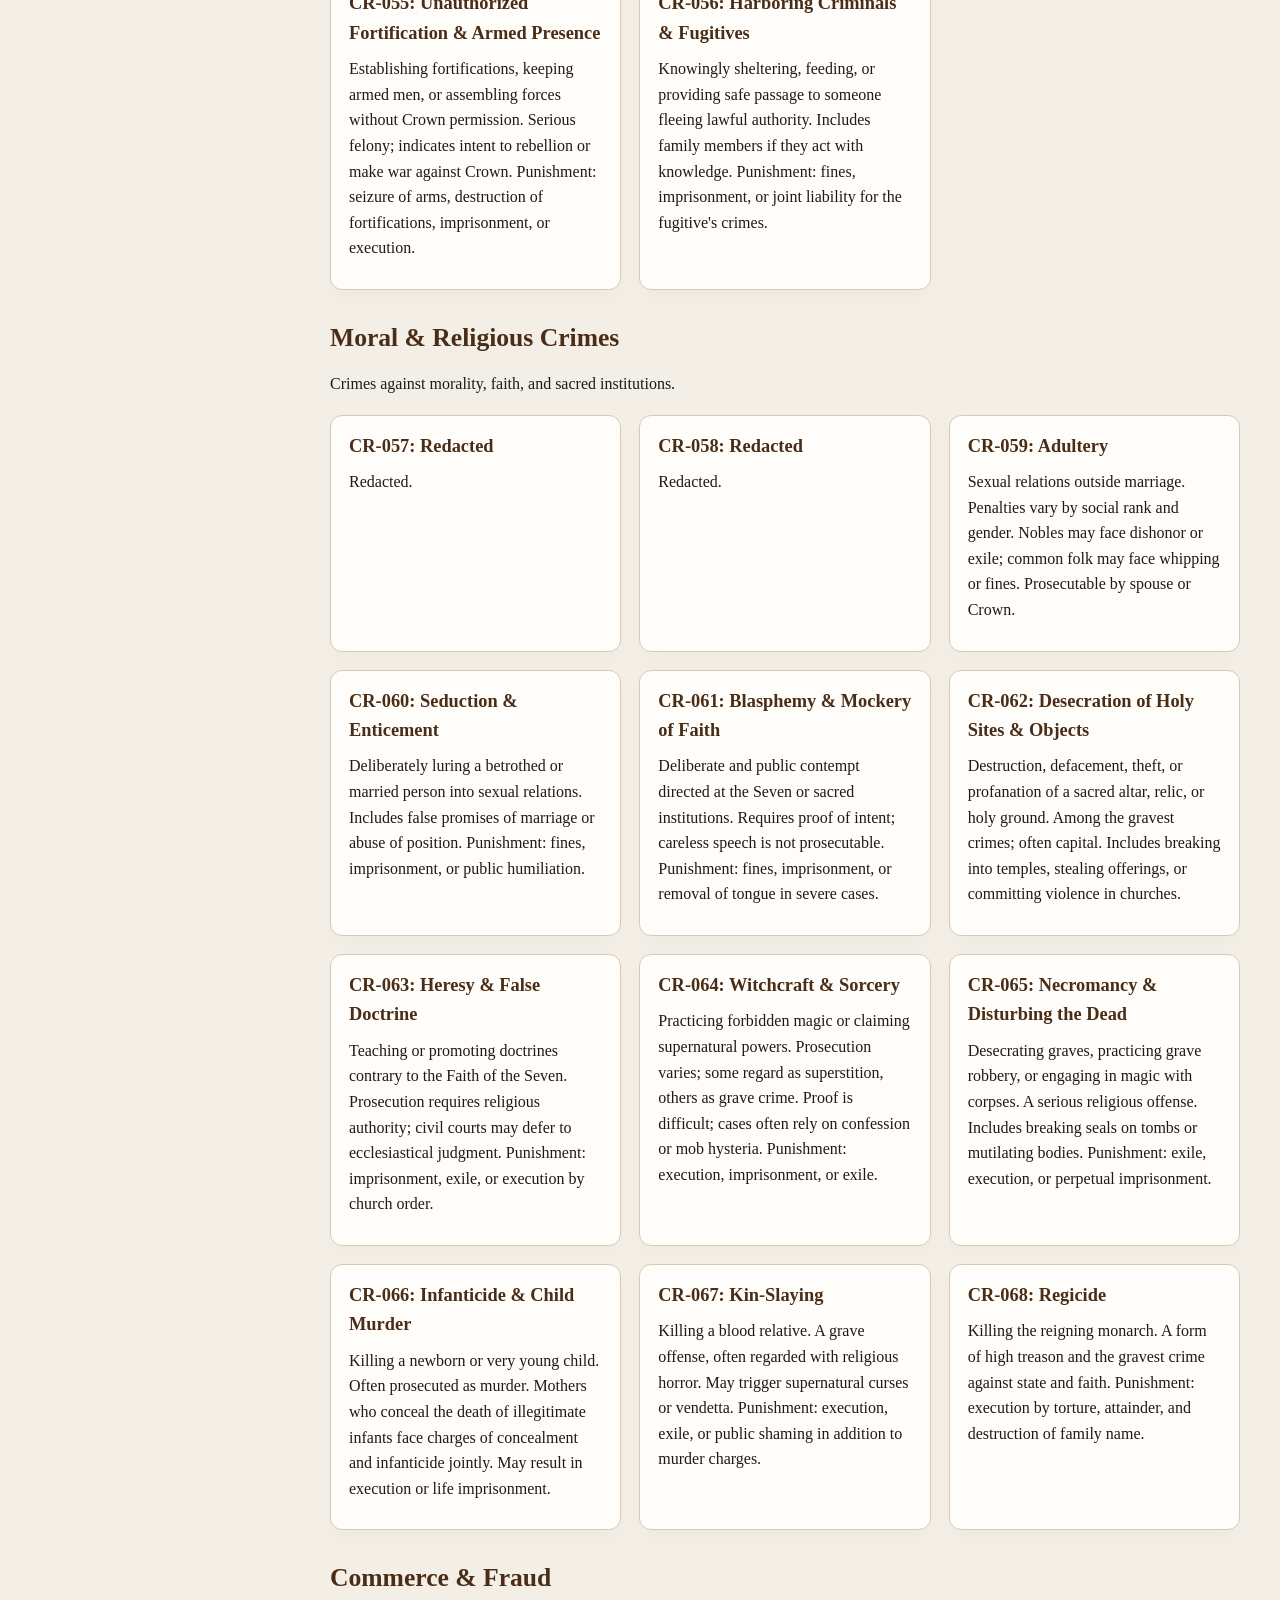
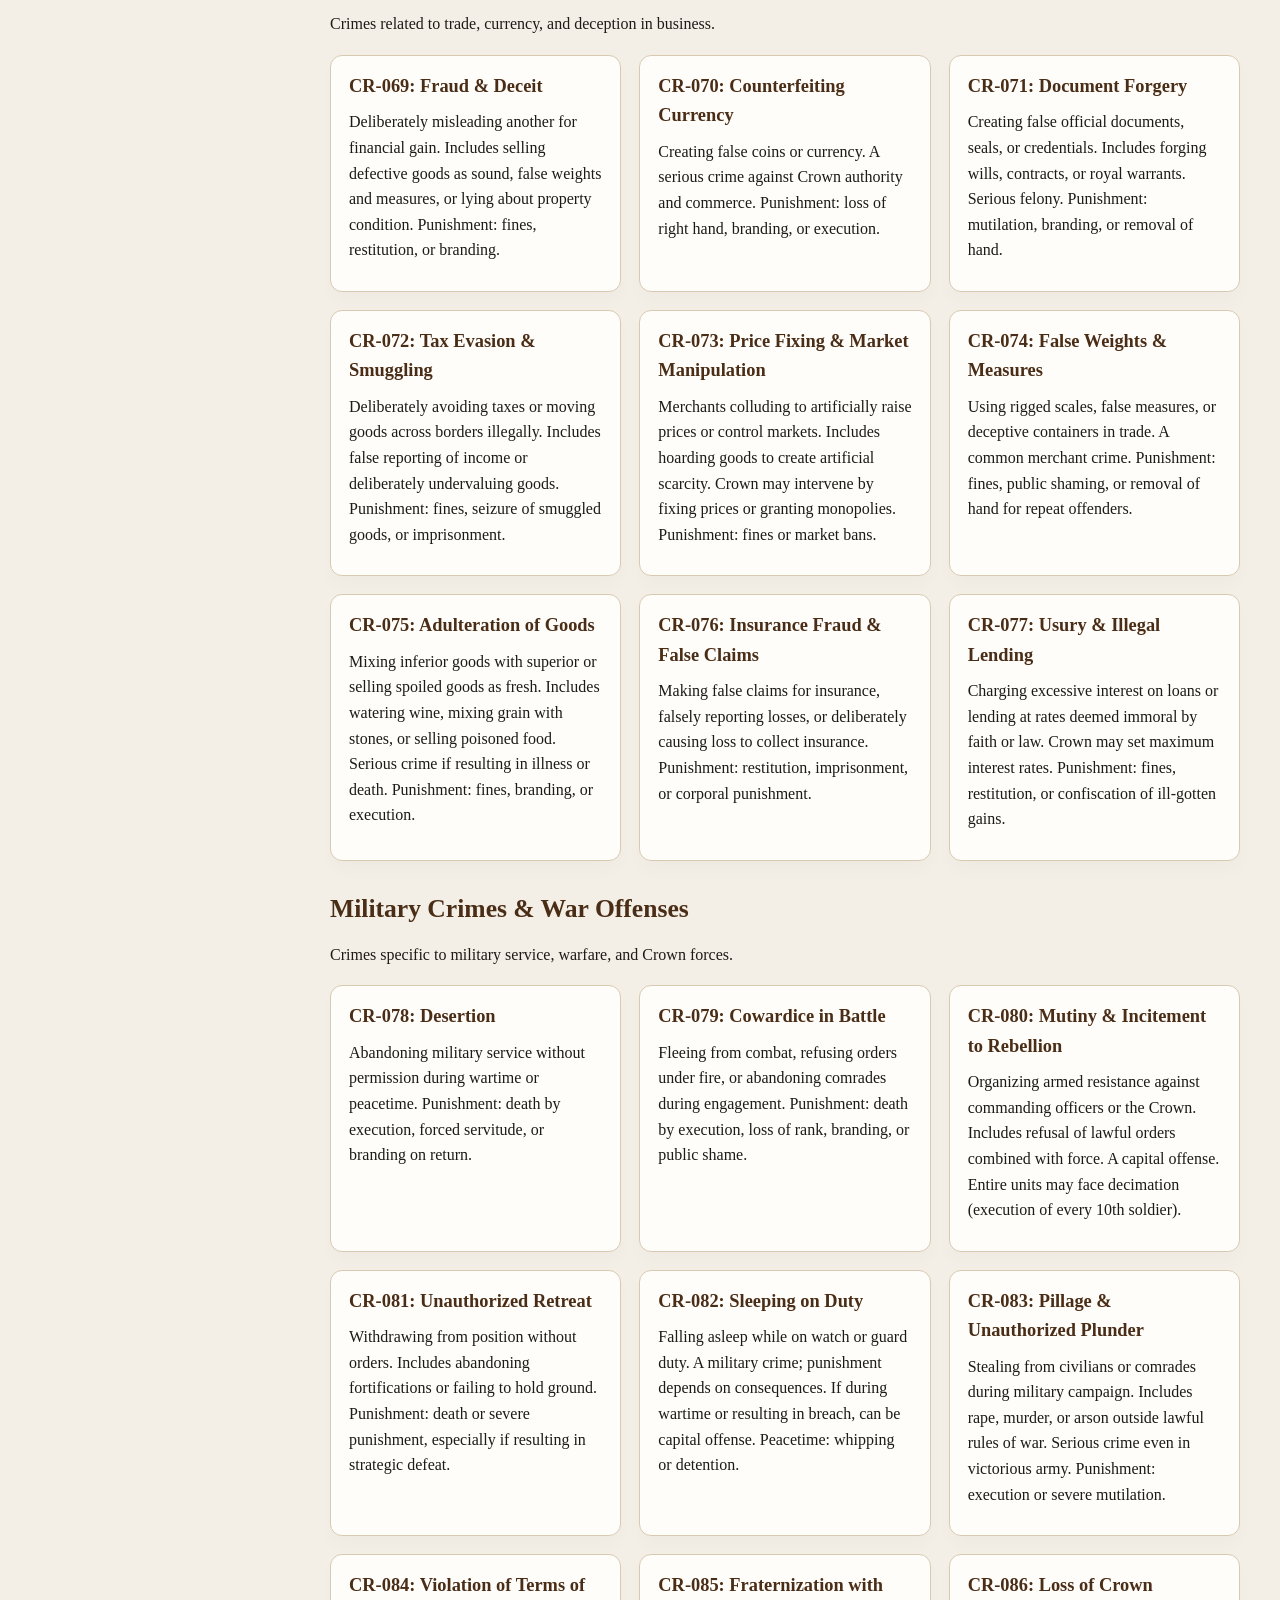
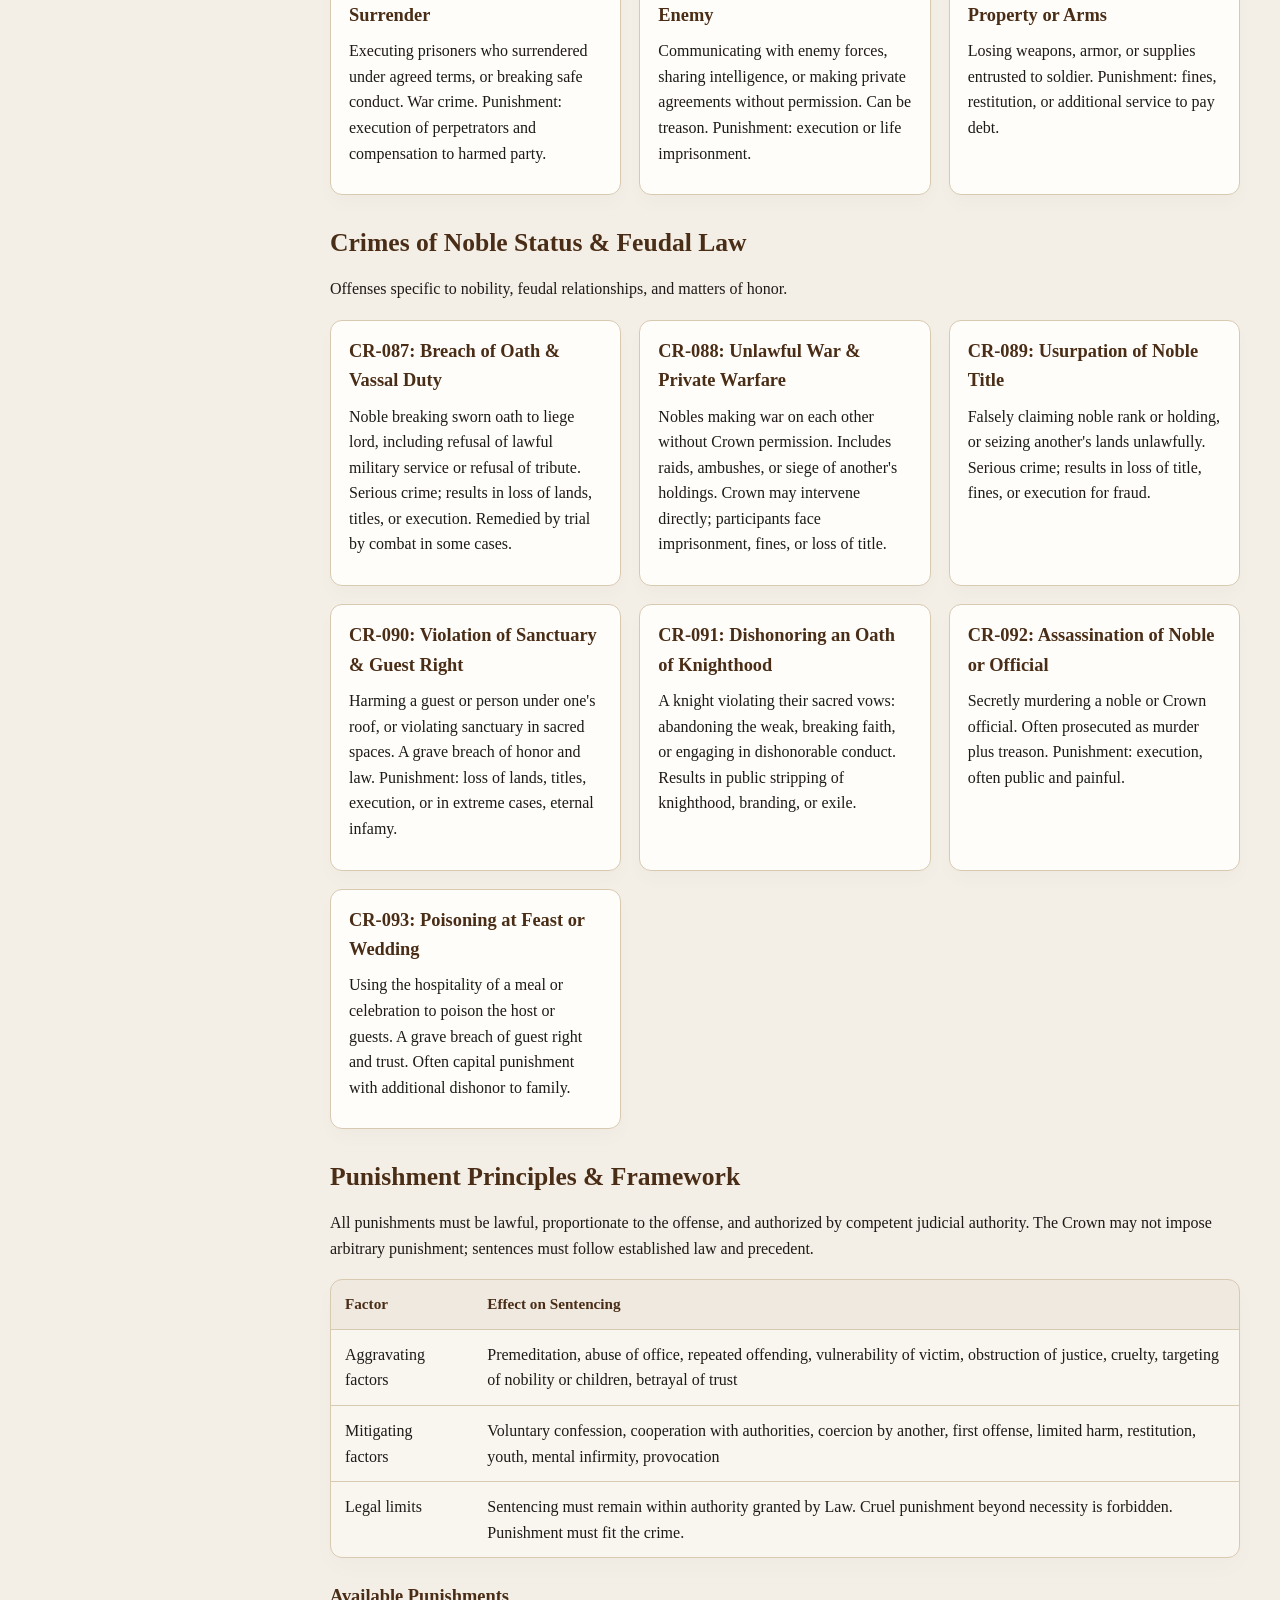
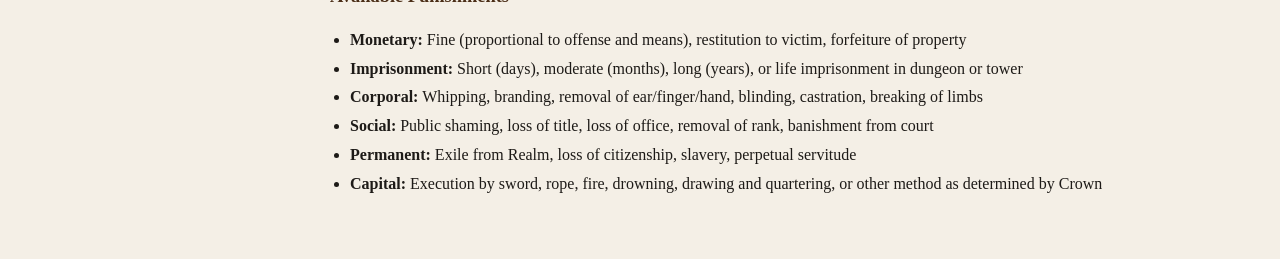
<file: legal-codex.html>
<!DOCTYPE html>
<html lang="en">
  <head>
    <meta charset="UTF-8" />
    <meta name="viewport" content="width=device-width, initial-scale=1.0" />
    <title>Legal Codex | The Realm Wiki</title>
    <link rel="stylesheet" href="styles.css" />
  </head>
  <body>
    <div class="layout">
      <aside class="sidebar">
        <div class="brand">
          <div class="brand-mark">⚖</div>
          <div>
            <h1>The Realm</h1>
            <p>Code of Laws & Governance</p>
          </div>
        </div>

        <nav class="side-nav" aria-label="Main navigation">
          <a class="nav-link" href="index.html">Home</a>
          <a class="nav-link" href="government.html">Monarchy & Government</a>
          <a class="nav-link active" href="legal-codex.html">Legal Codex</a>
          <a class="nav-link" href="civil-principles.html">Civil Principles</a>
          <a class="nav-link" href="religious-laws.html">Religious Laws</a>
          <a class="nav-link" href="judiciary.html">Judiciary</a>
          <a class="nav-link" href="legal-procedure.html">Legal Procedure</a>
          <a class="nav-link" href="quick-reference.html">Quick Reference</a>
        </nav>

        <div class="search-panel">
          <label for="searchInput" class="sr-only">Search the wiki</label>
          <input id="searchInput" type="search" placeholder="Search this page..." />
          <div id="searchResults" class="search-results" aria-live="polite"></div>
        </div>
      </aside>

      <main class="content">
        <header class="page-header">
          <div>
            <p class="eyebrow">Law</p>
            <h2>Legal Codex</h2>
          </div>
          <button class="print-button" onclick="window.print()">Print</button>
        </header>

        <article class="article">
          <nav class="page-toc" aria-label="Page sections">
            <strong>Contents</strong>
            <ul>
              <li><a href="#classification">Classification of Offenses</a></li>
              <li><a href="#violent">Violent Crimes</a></li>
              <li><a href="#property">Property Crimes</a></li>
              <li><a href="#authority">Crimes Against Authority</a></li>
              <li><a href="#public">Public Order Crimes</a></li>
              <li><a href="#moral">Moral & Religious Crimes</a></li>
              <li><a href="#commerce">Commerce & Fraud</a></li>
              <li><a href="#military">Military Crimes</a></li>
              <li><a href="#noble">Crimes of Noble Status</a></li>
              <li><a href="#punishments">Punishment Principles</a></li>
            </ul>
          </nav>

          <section id="classification">
            <h3>Classification of Offenses</h3>
            <div class="table-box">
              <table>
                <thead>
                  <tr>
                    <th>Classification</th>
                    <th>Scope</th>
                    <th>Typical Sanctions</th>
                  </tr>
                </thead>
                <tbody>
                  <tr>
                    <td>Minor Offense</td>
                    <td>Limited harm, low-level disruption</td>
                    <td>Fine, warning, short detention, corrective service</td>
                  </tr>
                  <tr>
                    <td>Major Offense</td>
                    <td>Serious harm or deliberate wrongdoing</td>
                    <td>Imprisonment, fines, seizure, loss of rights</td>
                  </tr>
                  <tr>
                    <td>Serious Offense</td>
                    <td>Threat to safety, order, or authority</td>
                    <td>Extended imprisonment, exile, mutilation, removal of title</td>
                  </tr>
                  <tr>
                    <td>Capital Offense</td>
                    <td>Highest crimes against Crown or Realm</td>
                    <td>Execution by lawful judicial process</td>
                  </tr>
                </tbody>
              </table>
            </div>
          </section>

          <section id="violent">
            <h3>Violent Crimes</h3>
            <p>Crimes involving the unlawful use of force against persons.</p>
            <div class="card-list">
              <div class="card">
                <h4>CR-001: Assault</h4>
                <p>Unlawful threat or attempt to use force. Includes raising a weapon with intent to harm or striking a defensive posture meant to provoke. Simple assault carries fines or short imprisonment.</p>
              </div>
              <div class="card">
                <h4>CR-002: Battery</h4>
                <p>Unlawful physical contact causing injury. Simple battery (minor wounds) differs from aggravated battery (weapons used, multiple attackers, severe injury, targeting of vulnerable persons). Severity increases if victim is noble or royal.</p>
              </div>
              <div class="card">
                <h4>CR-003: Grievous Bodily Harm</h4>
                <p>Intentional infliction of severe, permanent injury. Includes breaking bones, blinding, deafening, or causing disfiguring wounds. Prosecution requires medical evidence. Often charged alongside attempted murder.</p>
              </div>
              <div class="card">
                <h4>CR-004: Murder - First Degree</h4>
                <p>Premeditated, deliberate killing. Includes killing during commission of another felony (felony murder). Proof of intent is critical. A capital offense.</p>
              </div>
              <div class="card">
                <h4>CR-005: Murder - Second Degree</h4>
                <p>Unlawful killing with malice aforethought but without premeditation. Includes reckless killing in commission of a violent crime. Capital or life imprisonment.</p>
              </div>
              <div class="card">
                <h4>CR-006: Manslaughter</h4>
                <p>Unlawful killing without premeditation or malice. Often committed in heat of passion, without intent to kill. Reduced from murder by mitigating circumstances. Imprisonment, not capital.</p>
              </div>
              <div class="card">
                <h4>CR-007: Attempted Murder</h4>
                <p>Clear attempt to kill another, but with failure or intervention. Severity depends on method and proximity to success. Serious felony, typically capital for aggravated attempts.</p>
              </div>
              <div class="card">
                <h4>CR-008: Kidnapping & Abduction</h4>
                <p>Unlawful seizure or confinement of a person. Aggravated by ransom demand (capital offense), targeting of children or nobility, or intent to enslave. Includes false imprisonment and detention without lawful authority.</p>
              </div>
              <div class="card">
                <h4>CR-009: Redacted</h4>
                <p>Redacted.</p>
              </div>
              <div class="card">
                <h4>CR-010: Redacted</h4>
                <p>Redacted.</p>
              </div>
              <div class="card">
                <h4>CR-011: Poisoning</h4>
                <p>Administering toxic substances to another with intent to harm or kill. Charged as assault (if victim survives), attempted murder, or murder depending on outcome. Includes tampering with food or drink.</p>
              </div>
              <div class="card">
                <h4>CR-012: Torture</h4>
                <p>Deliberate infliction of severe pain on a helpless or restrained person. A capital offense. Exception: authorized torture by Crown order during interrogation remains lawful, but excess is prosecuted as abuse of authority.</p>
              </div>
              <div class="card">
                <h4>CR-013: Mutilation & Maiming</h4>
                <p>Deliberately causing permanent disfigurement, loss of limb, or loss of sensory function. Often prosecuted alongside assault. Eye-for-eye retaliation may be permitted by local custom but not by Crown law.</p>
              </div>
              <div class="card">
                <h4>CR-014: Throwing of Objects with Intent to Harm</h4>
                <p>Hurling rocks, blades, or other objects at another person with intent to injure. Treated as assault or battery depending on result. If fatal, can be charged as manslaughter or murder.</p>
              </div>
              <div class="card">
                <h4>CR-015: Suffocation & Choking</h4>
                <p>Deliberately restricting another person's ability to breathe. Charged as assault if survived, attempted murder or murder if fatal. Strangulation leaves telltale marks aiding prosecution.</p>
              </div>
            </div>
          </section>

          <section id="property">
            <h3>Property Crimes</h3>
            <p>Crimes involving unlawful taking, damage, or destruction of property.</p>
            <div class="card-list">
              <div class="card">
                <h4>CR-016: Theft - Petty</h4>
                <p>Unlawful taking of items of low value (under 500 gold). Includes shoplifting, pickpocketing, or stealing food. Punishment: fine, restitution, or short imprisonment. Repeat offenders face harsher penalties or mutilation (ear-cutting).</p>
              </div>
              <div class="card">
                <h4>CR-017: Theft - Grand</h4>
                <p>Unlawful taking of items of significant value (500+ gold). Punishment: imprisonment, seizure of assets, or corporal punishment. Serial theft or theft of royal property elevates to felony.</p>
              </div>
              <div class="card">
                <h4>CR-018: Burglary - Day</h4>
                <p>Unlawful entry into a building with intent to commit theft or felony during daylight. Serious felony. Punishment: imprisonment, fines, branding, or mutilation.</p>
              </div>
              <div class="card">
                <h4>CR-019: Burglary - Night</h4>
                <p>Unlawful entry during darkness. Enhanced penalties due to danger to occupants and premeditation. Can be capital if victim is harmed. Includes breaking seals, forcing locks, or cutting through walls.</p>
              </div>
              <div class="card">
                <h4>CR-020: Robbery</h4>
                <p>Taking property by force, threat, or intimidation. A violent felony combining theft with assault. Armed robbery, highway robbery, or robbery of nobles carries capital penalties. Accomplices are culpable even without using violence.</p>
              </div>
              <div class="card">
                <h4>CR-021: Extortion & Protection Rackets</h4>
                <p>Obtaining money or property through coercion, threats of violence, property damage, or social ruin. Organized extortion is prosecuted as conspiracy. Serious felony with imprisonment or mutilation.</p>
              </div>
              <div class="card">
                <h4>CR-022: Blackmail</h4>
                <p>Threatening to reveal damaging information unless payment is made. A variant of extortion. Punishment: imprisonment, fines, or public humiliation.</p>
              </div>
              <div class="card">
                <h4>CR-023: Receiving & Fencing Stolen Goods</h4>
                <p>Knowingly purchasing, accepting, or concealing stolen property. Conspiracy with thieves carries same penalty as theft itself. Pawnbrokers and merchants must report suspicious transactions.</p>
              </div>
              <div class="card">
                <h4>CR-024: Arson</h4>
                <p>Deliberately setting fire to property. If a dwelling with occupants, can be charged as murder. Arson for revenge, insurance fraud, or military advantage is a serious felony or capital offense. Includes hay fires, warehouse fires, and naval arson.</p>
              </div>
              <div class="card">
                <h4>CR-025: Vandalism & Destruction of Property</h4>
                <p>Deliberately damaging, defacing, or destroying another's property. Severity depends on value and type. Destruction of public property, bridges, fortifications, or royal seals elevates charges. Punishment: fines, restitution, or imprisonment.</p>
              </div>
              <div class="card">
                <h4>CR-026: Poaching & Unlawful Hunting</h4>
                <p>Hunting or trapping on another's land or royal forests without permission. Lesser offense on common lands; felony on private or Crown forests. Killing royal game (stags, boar) carries harsh penalties including mutilation or execution.</p>
              </div>
              <div class="card">
                <h4>CR-027: Timber Theft & Illegal Logging</h4>
                <p>Cutting trees on another's land without permission, especially on Crown lands. Serious felony if large-scale. Punishment: fines, forced labor, or removal of hand.</p>
              </div>
              <div class="card">
                <h4>CR-028: Animal Theft</h4>
                <p>Stealing livestock, horses, hunting dogs, or other animals. Theft of a noble's prized horse or hound can be charged as grand theft. Punishment varies by animal value.</p>
              </div>
              <div class="card">
                <h4>CR-029: Piracy & Ship Robbery</h4>
                <p>Robbing or seizing a merchant vessel at sea. A capital offense. Includes attacking fishing boats, merchant galleys, or trading ships. Often prosecuted jointly with murder and kidnapping.</p>
              </div>
              <div class="card">
                <h4>CR-030: Shipwreck Looting & Salvage Theft</h4>
                <p>Plundering a wrecked vessel or taking cargo from shipwreck without Crown permission. Salvagers are expected to report wrecks and seek authorization. Looting without permission is theft or grand theft.</p>
              </div>
            </div>
          </section>

          <section id="authority">
            <h3>Crimes Against Authority</h3>
            <p>Crimes targeting the lawful government, Crown, or institutional order.</p>
            <div class="card-list">
              <div class="card">
                <h4>CR-031: Treason - High Treason</h4>
                <p>Deliberate betrayal of the Crown through conspiracy to overthrow, regicide, aiding foreign enemies, or revealing state secrets that endanger the Realm. A capital offense. Convicted traitors may suffer attainder (family dishonored and disinherited).</p>
              </div>
              <div class="card">
                <h4>CR-032: Treason - Compassing the King's Death</h4>
                <p>Plotting or imagining the death of the reigning monarch. Includes verbal threats, written conspiracies, or symbolic acts. Capital offense. Intent is sufficient; actual attempt not required.</p>
              </div>
              <div class="card">
                <h4>CR-033: Sedition & Incitement to Rebellion</h4>
                <p>Speech, writing, or action designed to incite public disorder or rebellion against lawful authority. Includes distributing seditious pamphlets, preaching against the Crown, or organizing armed resistance. Serious felony or capital depending on scale.</p>
              </div>
              <div class="card">
                <h4>CR-034: Conspiracy & Unlawful Assembly</h4>
                <p>Agreement between two or more persons to commit a crime, with an overt act in furtherance. Conspiracy to commit murder, theft, or treason carries the same penalty as the underlying crime. Mere agreement without overt act may still be punishable.</p>
              </div>
              <div class="card">
                <h4>CR-035: Abuse of Authority</h4>
                <p>An official using lawful power for unlawful ends: torture beyond necessity, wrongful imprisonment, extortion, discrimination, or theft. Includes taking bribes, selling justice, or framing the innocent. Serious felony; officials may face additional disgrace.</p>
              </div>
              <div class="card">
                <h4>CR-036: Bribery - Offering</h4>
                <p>Giving money or valuable consideration to an official to induce misconduct. Both giver and receiver are culpable. Punishment: fines, imprisonment, or public shaming.</p>
              </div>
              <div class="card">
                <h4>CR-037: Bribery - Accepting</h4>
                <p>An official accepting gifts or money in exchange for misuse of authority. A serious breach of trust. Punishment: imprisonment, fines, loss of office, branding, or mutilation.</p>
              </div>
              <div class="card">
                <h4>CR-038: Corruption & Embezzlement</h4>
                <p>Officials stealing Crown funds or misappropriating public resources. Includes falsifying accounts, issuing unauthorized grants, or selling offices. Serious felony. Punishment includes restitution, imprisonment, and removal from office.</p>
              </div>
              <div class="card">
                <h4>CR-039: Perjury - False Oath</h4>
                <p>Deliberately giving false testimony under lawful oath in court, before the Crown, or before religious authority. Punishment: fines, imprisonment, mutilation (ear-cutting or tongue-cutting in severe cases), or capital if perjury enabled execution of the innocent.</p>
              </div>
              <div class="card">
                <h4>CR-040: False Accusation & Malicious Prosecution</h4>
                <p>Knowingly making false criminal charges against another. Penalties equal those the accused would have faced. If the accusation led to execution, the accuser may face capital punishment themselves.</p>
              </div>
              <div class="card">
                <h4>CR-041: Obstruction of Justice</h4>
                <p>Tampering with evidence, intimidating witnesses, bribing officials, helping criminals escape, or destroying records. Includes harboring fugitives or providing false information to authorities. Serious felony.</p>
              </div>
              <div class="card">
                <h4>CR-042: Escape from Lawful Custody</h4>
                <p>Breaking free from imprisonment or arrest. Severity depends on the original charge and method of escape. Violent escape or escape from capital charges adds to the sentence.</p>
              </div>
              <div class="card">
                <h4>CR-043: Rescue of Prisoner</h4>
                <p>Forcibly freeing a person held in lawful custody or imprisonment. Includes attacking guards or breaking into dungeons. Serious felony or capital if involving violence or if the prisoner was charged with capital crime.</p>
              </div>
              <div class="card">
                <h4>CR-044: Resistance to Lawful Authority</h4>
                <p>Actively resisting arrest or lawful commands from officials. Includes fighting guards, fleeing, or destroying official documents. Punishment: fines, imprisonment, or corporal punishment.</p>
              </div>
              <div class="card">
                <h4>CR-045: Impersonation of Official</h4>
                <p>Falsely claiming to hold office, wearing official garb, or forging credentials to exercise authority. Used to commit fraud or intimidation. Serious felony; punishment includes removal of right hand or mutilation.</p>
              </div>
            </div>
          </section>

          <section id="public">
            <h3>Public Order Crimes</h3>
            <p>Crimes that disrupt public peace, safety, and civil order.</p>
            <div class="card-list">
              <div class="card">
                <h4>CR-046: Rioting & Violent Assembly</h4>
                <p>Gathering of 3+ persons with intent to commit violence or breach of peace. Includes mob attacks, storming of buildings, or mass looting. Rioters may be dispersed by force; deaths in dispersal may not be prosecutable. Serious felony if resulting in death or major destruction.</p>
              </div>
              <div class="card">
                <h4>CR-047: Unlawful Assembly</h4>
                <p>Gathering with purpose to commit crime, even without violence. Includes armed assemblies, seditious meetings, or gatherings banned by proclamation. Police may order dispersal; failure to obey is additional offense.</p>
              </div>
              <div class="card">
                <h4>CR-048: Breach of the Peace</h4>
                <p>Conduct causing disruption, noise, fighting, or conflict in public spaces. Includes brawling in streets, loud disturbances in markets, or threatening behavior. Minor offense; punishment is fines or short detention.</p>
              </div>
              <div class="card">
                <h4>CR-049: Trespassing</h4>
                <p>Entering or remaining on another's property without permission after being ordered to leave. Enhanced penalties for trespassing on royal lands, fortifications, or sacred sites. Punishment: fines or short imprisonment.</p>
              </div>
              <div class="card">
                <h4>CR-050: Vagrancy & Loitering</h4>
                <p>Being present in public with no lawful purpose or known means of support. Vagrant persons may be ordered to leave; refusal results in arrest. Habitual vagrants may be conscripted, imprisoned, or branded.</p>
              </div>
              <div class="card">
                <h4>CR-051: Begging Without License</h4>
                <p>Soliciting alms without official authorization. Organized begging rings or forced begging is conspiracy. Punishment: fines or forced labor.</p>
              </div>
              <div class="card">
                <h4>CR-052: Public Intoxication</h4>
                <p>Being noticeably drunk in public to the point of creating a nuisance. Minor offense. Punishment: fines or overnight detention. Habitual drunks may be whipped or branded.</p>
              </div>
              <div class="card">
                <h4>CR-053: Disorderly Conduct</h4>
                <p>Behavior deemed offensive, abusive, or disruptive in public. Includes lewdness, exposure, verbal abuse, or aggressive behavior. Punishment: fines or short imprisonment.</p>
              </div>
              <div class="card">
                <h4>CR-054: Dueling & Unlawful Combat</h4>
                <p>Engaging in single combat outside lawful trial by combat. Dueling by prior arrangement is prosecuted as conspiracy and assault. Deaths from unauthorized dueling are prosecuted as murder. The Crown may ban dueling entirely in some jurisdictions.</p>
              </div>
              <div class="card">
                <h4>CR-055: Unauthorized Fortification & Armed Presence</h4>
                <p>Establishing fortifications, keeping armed men, or assembling forces without Crown permission. Serious felony; indicates intent to rebellion or make war against Crown. Punishment: seizure of arms, destruction of fortifications, imprisonment, or execution.</p>
              </div>
              <div class="card">
                <h4>CR-056: Harboring Criminals & Fugitives</h4>
                <p>Knowingly sheltering, feeding, or providing safe passage to someone fleeing lawful authority. Includes family members if they act with knowledge. Punishment: fines, imprisonment, or joint liability for the fugitive's crimes.</p>
              </div>
            </div>
          </section>

          <section id="moral">
            <h3>Moral & Religious Crimes</h3>
            <p>Crimes against morality, faith, and sacred institutions.</p>
            <div class="card-list">
              <div class="card">
                <h4>CR-057: Redacted</h4>
                <p>Redacted.</p>
              </div>
              <div class="card">
                <h4>CR-058: Redacted</h4>
                <p>Redacted.</p>
              </div>
              <div class="card">
                <h4>CR-059: Adultery</h4>
                <p>Sexual relations outside marriage. Penalties vary by social rank and gender. Nobles may face dishonor or exile; common folk may face whipping or fines. Prosecutable by spouse or Crown.</p>
              </div>
              <div class="card">
                <h4>CR-060: Seduction & Enticement</h4>
                <p>Deliberately luring a betrothed or married person into sexual relations. Includes false promises of marriage or abuse of position. Punishment: fines, imprisonment, or public humiliation.</p>
              </div>
              <div class="card">
                <h4>CR-061: Blasphemy & Mockery of Faith</h4>
                <p>Deliberate and public contempt directed at the Seven or sacred institutions. Requires proof of intent; careless speech is not prosecutable. Punishment: fines, imprisonment, or removal of tongue in severe cases.</p>
              </div>
              <div class="card">
                <h4>CR-062: Desecration of Holy Sites & Objects</h4>
                <p>Destruction, defacement, theft, or profanation of a sacred altar, relic, or holy ground. Among the gravest crimes; often capital. Includes breaking into temples, stealing offerings, or committing violence in churches.</p>
              </div>
              <div class="card">
                <h4>CR-063: Heresy & False Doctrine</h4>
                <p>Teaching or promoting doctrines contrary to the Faith of the Seven. Prosecution requires religious authority; civil courts may defer to ecclesiastical judgment. Punishment: imprisonment, exile, or execution by church order.</p>
              </div>
              <div class="card">
                <h4>CR-064: Witchcraft & Sorcery</h4>
                <p>Practicing forbidden magic or claiming supernatural powers. Prosecution varies; some regard as superstition, others as grave crime. Proof is difficult; cases often rely on confession or mob hysteria. Punishment: execution, imprisonment, or exile.</p>
              </div>
              <div class="card">
                <h4>CR-065: Necromancy & Disturbing the Dead</h4>
                <p>Desecrating graves, practicing grave robbery, or engaging in magic with corpses. A serious religious offense. Includes breaking seals on tombs or mutilating bodies. Punishment: exile, execution, or perpetual imprisonment.</p>
              </div>
              <div class="card">
                <h4>CR-066: Infanticide & Child Murder</h4>
                <p>Killing a newborn or very young child. Often prosecuted as murder. Mothers who conceal the death of illegitimate infants face charges of concealment and infanticide jointly. May result in execution or life imprisonment.</p>
              </div>
              <div class="card">
                <h4>CR-067: Kin-Slaying</h4>
                <p>Killing a blood relative. A grave offense, often regarded with religious horror. May trigger supernatural curses or vendetta. Punishment: execution, exile, or public shaming in addition to murder charges.</p>
              </div>
              <div class="card">
                <h4>CR-068: Regicide</h4>
                <p>Killing the reigning monarch. A form of high treason and the gravest crime against state and faith. Punishment: execution by torture, attainder, and destruction of family name.</p>
              </div>
            </div>
          </section>

          <section id="commerce">
            <h3>Commerce & Fraud</h3>
            <p>Crimes related to trade, currency, and deception in business.</p>
            <div class="card-list">
              <div class="card">
                <h4>CR-069: Fraud & Deceit</h4>
                <p>Deliberately misleading another for financial gain. Includes selling defective goods as sound, false weights and measures, or lying about property condition. Punishment: fines, restitution, or branding.</p>
              </div>
              <div class="card">
                <h4>CR-070: Counterfeiting Currency</h4>
                <p>Creating false coins or currency. A serious crime against Crown authority and commerce. Punishment: loss of right hand, branding, or execution.</p>
              </div>
              <div class="card">
                <h4>CR-071: Document Forgery</h4>
                <p>Creating false official documents, seals, or credentials. Includes forging wills, contracts, or royal warrants. Serious felony. Punishment: mutilation, branding, or removal of hand.</p>
              </div>
              <div class="card">
                <h4>CR-072: Tax Evasion & Smuggling</h4>
                <p>Deliberately avoiding taxes or moving goods across borders illegally. Includes false reporting of income or deliberately undervaluing goods. Punishment: fines, seizure of smuggled goods, or imprisonment.</p>
              </div>
              <div class="card">
                <h4>CR-073: Price Fixing & Market Manipulation</h4>
                <p>Merchants colluding to artificially raise prices or control markets. Includes hoarding goods to create artificial scarcity. Crown may intervene by fixing prices or granting monopolies. Punishment: fines or market bans.</p>
              </div>
              <div class="card">
                <h4>CR-074: False Weights & Measures</h4>
                <p>Using rigged scales, false measures, or deceptive containers in trade. A common merchant crime. Punishment: fines, public shaming, or removal of hand for repeat offenders.</p>
              </div>
              <div class="card">
                <h4>CR-075: Adulteration of Goods</h4>
                <p>Mixing inferior goods with superior or selling spoiled goods as fresh. Includes watering wine, mixing grain with stones, or selling poisoned food. Serious crime if resulting in illness or death. Punishment: fines, branding, or execution.</p>
              </div>
              <div class="card">
                <h4>CR-076: Insurance Fraud & False Claims</h4>
                <p>Making false claims for insurance, falsely reporting losses, or deliberately causing loss to collect insurance. Punishment: restitution, imprisonment, or corporal punishment.</p>
              </div>
              <div class="card">
                <h4>CR-077: Usury & Illegal Lending</h4>
                <p>Charging excessive interest on loans or lending at rates deemed immoral by faith or law. Crown may set maximum interest rates. Punishment: fines, restitution, or confiscation of ill-gotten gains.</p>
              </div>
            </div>
          </section>

          <section id="military">
            <h3>Military Crimes & War Offenses</h3>
            <p>Crimes specific to military service, warfare, and Crown forces.</p>
            <div class="card-list">
              <div class="card">
                <h4>CR-078: Desertion</h4>
                <p>Abandoning military service without permission during wartime or peacetime. Punishment: death by execution, forced servitude, or branding on return.</p>
              </div>
              <div class="card">
                <h4>CR-079: Cowardice in Battle</h4>
                <p>Fleeing from combat, refusing orders under fire, or abandoning comrades during engagement. Punishment: death by execution, loss of rank, branding, or public shame.</p>
              </div>
              <div class="card">
                <h4>CR-080: Mutiny & Incitement to Rebellion</h4>
                <p>Organizing armed resistance against commanding officers or the Crown. Includes refusal of lawful orders combined with force. A capital offense. Entire units may face decimation (execution of every 10th soldier).</p>
              </div>
              <div class="card">
                <h4>CR-081: Unauthorized Retreat</h4>
                <p>Withdrawing from position without orders. Includes abandoning fortifications or failing to hold ground. Punishment: death or severe punishment, especially if resulting in strategic defeat.</p>
              </div>
              <div class="card">
                <h4>CR-082: Sleeping on Duty</h4>
                <p>Falling asleep while on watch or guard duty. A military crime; punishment depends on consequences. If during wartime or resulting in breach, can be capital offense. Peacetime: whipping or detention.</p>
              </div>
              <div class="card">
                <h4>CR-083: Pillage & Unauthorized Plunder</h4>
                <p>Stealing from civilians or comrades during military campaign. Includes rape, murder, or arson outside lawful rules of war. Serious crime even in victorious army. Punishment: execution or severe mutilation.</p>
              </div>
              <div class="card">
                <h4>CR-084: Violation of Terms of Surrender</h4>
                <p>Executing prisoners who surrendered under agreed terms, or breaking safe conduct. War crime. Punishment: execution of perpetrators and compensation to harmed party.</p>
              </div>
              <div class="card">
                <h4>CR-085: Fraternization with Enemy</h4>
                <p>Communicating with enemy forces, sharing intelligence, or making private agreements without permission. Can be treason. Punishment: execution or life imprisonment.</p>
              </div>
              <div class="card">
                <h4>CR-086: Loss of Crown Property or Arms</h4>
                <p>Losing weapons, armor, or supplies entrusted to soldier. Punishment: fines, restitution, or additional service to pay debt.</p>
              </div>
            </div>
          </section>

          <section id="noble">
            <h3>Crimes of Noble Status & Feudal Law</h3>
            <p>Offenses specific to nobility, feudal relationships, and matters of honor.</p>
            <div class="card-list">
              <div class="card">
                <h4>CR-087: Breach of Oath & Vassal Duty</h4>
                <p>Noble breaking sworn oath to liege lord, including refusal of lawful military service or refusal of tribute. Serious crime; results in loss of lands, titles, or execution. Remedied by trial by combat in some cases.</p>
              </div>
              <div class="card">
                <h4>CR-088: Unlawful War & Private Warfare</h4>
                <p>Nobles making war on each other without Crown permission. Includes raids, ambushes, or siege of another's holdings. Crown may intervene directly; participants face imprisonment, fines, or loss of title.</p>
              </div>
              <div class="card">
                <h4>CR-089: Usurpation of Noble Title</h4>
                <p>Falsely claiming noble rank or holding, or seizing another's lands unlawfully. Serious crime; results in loss of title, fines, or execution for fraud.</p>
              </div>
              <div class="card">
                <h4>CR-090: Violation of Sanctuary & Guest Right</h4>
                <p>Harming a guest or person under one's roof, or violating sanctuary in sacred spaces. A grave breach of honor and law. Punishment: loss of lands, titles, execution, or in extreme cases, eternal infamy.</p>
              </div>
              <div class="card">
                <h4>CR-091: Dishonoring an Oath of Knighthood</h4>
                <p>A knight violating their sacred vows: abandoning the weak, breaking faith, or engaging in dishonorable conduct. Results in public stripping of knighthood, branding, or exile.</p>
              </div>
              <div class="card">
                <h4>CR-092: Assassination of Noble or Official</h4>
                <p>Secretly murdering a noble or Crown official. Often prosecuted as murder plus treason. Punishment: execution, often public and painful.</p>
              </div>
              <div class="card">
                <h4>CR-093: Poisoning at Feast or Wedding</h4>
                <p>Using the hospitality of a meal or celebration to poison the host or guests. A grave breach of guest right and trust. Often capital punishment with additional dishonor to family.</p>
              </div>
            </div>
          </section>

          <section id="punishments">
            <h3>Punishment Principles & Framework</h3>
            <p>
              All punishments must be lawful, proportionate to the offense, and authorized by competent judicial authority. The Crown may not impose arbitrary punishment; sentences must follow established law and precedent.
            </p>
            <div class="table-box">
              <table>
                <thead>
                  <tr>
                    <th>Factor</th>
                    <th>Effect on Sentencing</th>
                  </tr>
                </thead>
                <tbody>
                  <tr>
                    <td>Aggravating factors</td>
                    <td>Premeditation, abuse of office, repeated offending, vulnerability of victim, obstruction of justice, cruelty, targeting of nobility or children, betrayal of trust</td>
                  </tr>
                  <tr>
                    <td>Mitigating factors</td>
                    <td>Voluntary confession, cooperation with authorities, coercion by another, first offense, limited harm, restitution, youth, mental infirmity, provocation</td>
                  </tr>
                  <tr>
                    <td>Legal limits</td>
                    <td>Sentencing must remain within authority granted by Law. Cruel punishment beyond necessity is forbidden. Punishment must fit the crime.</td>
                  </tr>
                </tbody>
              </table>
            </div>
            <h4 style="margin-top: 24px;">Available Punishments</h4>
            <ul class="standard-list">
              <li><strong>Monetary:</strong> Fine (proportional to offense and means), restitution to victim, forfeiture of property</li>
              <li><strong>Imprisonment:</strong> Short (days), moderate (months), long (years), or life imprisonment in dungeon or tower</li>
              <li><strong>Corporal:</strong> Whipping, branding, removal of ear/finger/hand, blinding, castration, breaking of limbs</li>
              <li><strong>Social:</strong> Public shaming, loss of title, loss of office, removal of rank, banishment from court</li>
              <li><strong>Permanent:</strong> Exile from Realm, loss of citizenship, slavery, perpetual servitude</li>
              <li><strong>Capital:</strong> Execution by sword, rope, fire, drowning, drawing and quartering, or other method as determined by Crown</li>
            </ul>
          </section>
        </article>
      </main>
    </div>

    <script src="search.js"></script>
  </body>
</html>
</file>
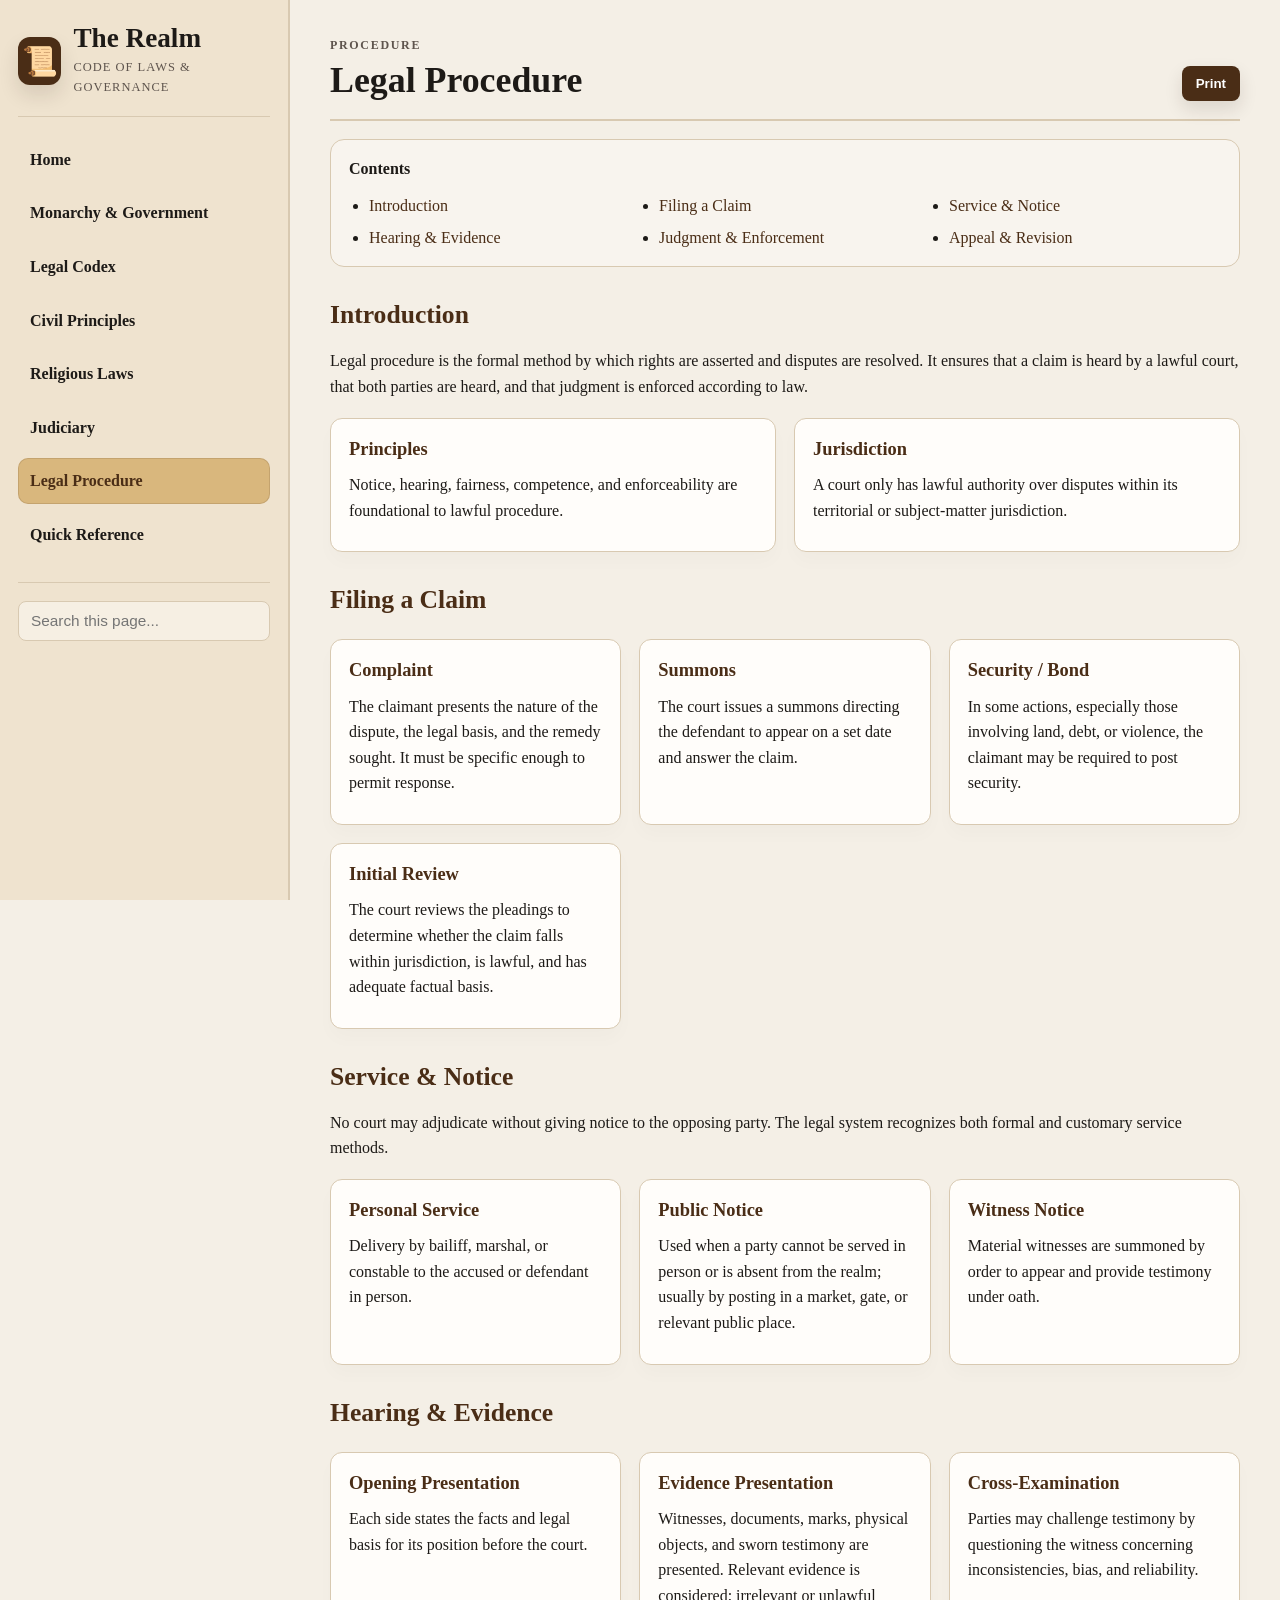
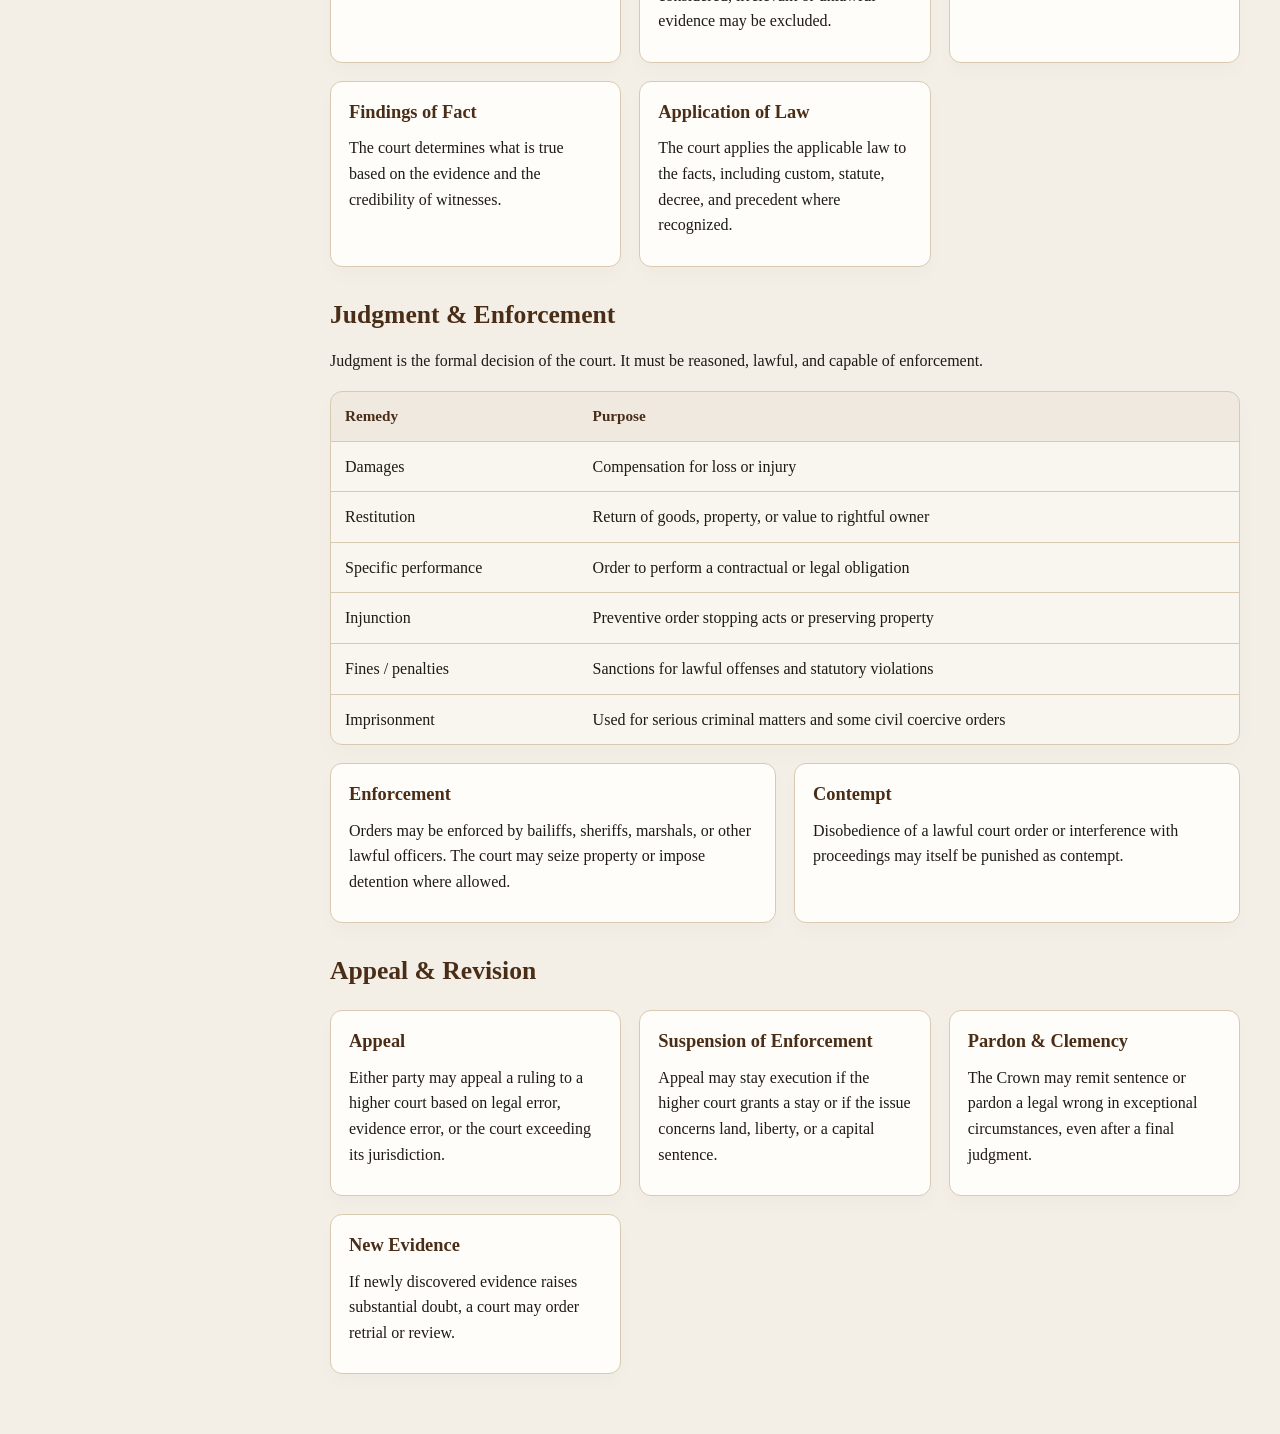
<file: legal-procedure.html>
<!DOCTYPE html>
<html lang="en">
  <head>
    <meta charset="UTF-8" />
    <meta name="viewport" content="width=device-width, initial-scale=1.0" />
    <title>Legal Procedure | The Realm Wiki</title>
    <link rel="stylesheet" href="styles.css" />
  </head>
  <body>
    <div class="layout">
      <aside class="sidebar">
        <div class="brand">
          <div class="brand-mark">📜</div>
          <div>
            <h1>The Realm</h1>
            <p>Code of Laws & Governance</p>
          </div>
        </div>

        <nav class="side-nav" aria-label="Main navigation">
          <a class="nav-link" href="index.html">Home</a>
          <a class="nav-link" href="government.html">Monarchy & Government</a>
          <a class="nav-link" href="legal-codex.html">Legal Codex</a>
          <a class="nav-link" href="civil-principles.html">Civil Principles</a>
          <a class="nav-link" href="religious-laws.html">Religious Laws</a>
          <a class="nav-link" href="judiciary.html">Judiciary</a>
          <a class="nav-link active" href="legal-procedure.html">Legal Procedure</a>
          <a class="nav-link" href="quick-reference.html">Quick Reference</a>
        </nav>

        <div class="search-panel">
          <label for="searchInput" class="sr-only">Search the wiki</label>
          <input id="searchInput" type="search" placeholder="Search this page..." />
          <div id="searchResults" class="search-results" aria-live="polite"></div>
        </div>
      </aside>

      <main class="content">
        <header class="page-header">
          <div>
            <p class="eyebrow">Procedure</p>
            <h2>Legal Procedure</h2>
          </div>
          <button class="print-button" onclick="window.print()">Print</button>
        </header>

        <article class="article">
          <nav class="page-toc" aria-label="Page sections">
            <strong>Contents</strong>
            <ul>
              <li><a href="#introduction">Introduction</a></li>
              <li><a href="#filing">Filing a Claim</a></li>
              <li><a href="#service">Service & Notice</a></li>
              <li><a href="#hearing">Hearing & Evidence</a></li>
              <li><a href="#judgment">Judgment & Enforcement</a></li>
              <li><a href="#appeal">Appeal & Revision</a></li>
            </ul>
          </nav>

          <section id="introduction">
            <h3>Introduction</h3>
            <p>
              Legal procedure is the formal method by which rights are asserted and disputes are resolved. It ensures that
              a claim is heard by a lawful court, that both parties are heard, and that judgment is enforced according to law.
            </p>

            <div class="card-list">
              <div class="card">
                <h4>Principles</h4>
                <p>Notice, hearing, fairness, competence, and enforceability are foundational to lawful procedure.</p>
              </div>
              <div class="card">
                <h4>Jurisdiction</h4>
                <p>A court only has lawful authority over disputes within its territorial or subject-matter jurisdiction.</p>
              </div>
            </div>
          </section>

          <section id="filing">
            <h3>Filing a Claim</h3>
            <div class="card-list">
              <div class="card">
                <h4>Complaint</h4>
                <p>The claimant presents the nature of the dispute, the legal basis, and the remedy sought. It must be specific enough to permit response.</p>
              </div>
              <div class="card">
                <h4>Summons</h4>
                <p>The court issues a summons directing the defendant to appear on a set date and answer the claim.</p>
              </div>
              <div class="card">
                <h4>Security / Bond</h4>
                <p>In some actions, especially those involving land, debt, or violence, the claimant may be required to post security.</p>
              </div>
              <div class="card">
                <h4>Initial Review</h4>
                <p>The court reviews the pleadings to determine whether the claim falls within jurisdiction, is lawful, and has adequate factual basis.</p>
              </div>
            </div>
          </section>

          <section id="service">
            <h3>Service & Notice</h3>
            <p>No court may adjudicate without giving notice to the opposing party. The legal system recognizes both formal and customary service methods.</p>

            <div class="card-list">
              <div class="card">
                <h4>Personal Service</h4>
                <p>Delivery by bailiff, marshal, or constable to the accused or defendant in person.</p>
              </div>
              <div class="card">
                <h4>Public Notice</h4>
                <p>Used when a party cannot be served in person or is absent from the realm; usually by posting in a market, gate, or relevant public place.</p>
              </div>
              <div class="card">
                <h4>Witness Notice</h4>
                <p>Material witnesses are summoned by order to appear and provide testimony under oath.</p>
              </div>
            </div>
          </section>

          <section id="hearing">
            <h3>Hearing & Evidence</h3>
            <div class="card-list">
              <div class="card">
                <h4>Opening Presentation</h4>
                <p>Each side states the facts and legal basis for its position before the court.</p>
              </div>
              <div class="card">
                <h4>Evidence Presentation</h4>
                <p>Witnesses, documents, marks, physical objects, and sworn testimony are presented. Relevant evidence is considered; irrelevant or unlawful evidence may be excluded.</p>
              </div>
              <div class="card">
                <h4>Cross-Examination</h4>
                <p>Parties may challenge testimony by questioning the witness concerning inconsistencies, bias, and reliability.</p>
              </div>
              <div class="card">
                <h4>Findings of Fact</h4>
                <p>The court determines what is true based on the evidence and the credibility of witnesses.</p>
              </div>
              <div class="card">
                <h4>Application of Law</h4>
                <p>The court applies the applicable law to the facts, including custom, statute, decree, and precedent where recognized.</p>
              </div>
            </div>
          </section>

          <section id="judgment">
            <h3>Judgment & Enforcement</h3>
            <p>Judgment is the formal decision of the court. It must be reasoned, lawful, and capable of enforcement.</p>

            <div class="table-box">
              <table>
                <thead>
                  <tr>
                    <th>Remedy</th>
                    <th>Purpose</th>
                  </tr>
                </thead>
                <tbody>
                  <tr>
                    <td>Damages</td>
                    <td>Compensation for loss or injury</td>
                  </tr>
                  <tr>
                    <td>Restitution</td>
                    <td>Return of goods, property, or value to rightful owner</td>
                  </tr>
                  <tr>
                    <td>Specific performance</td>
                    <td>Order to perform a contractual or legal obligation</td>
                  </tr>
                  <tr>
                    <td>Injunction</td>
                    <td>Preventive order stopping acts or preserving property</td>
                  </tr>
                  <tr>
                    <td>Fines / penalties</td>
                    <td>Sanctions for lawful offenses and statutory violations</td>
                  </tr>
                  <tr>
                    <td>Imprisonment</td>
                    <td>Used for serious criminal matters and some civil coercive orders</td>
                  </tr>
                </tbody>
              </table>
            </div>

            <div class="card-list">
              <div class="card">
                <h4>Enforcement</h4>
                <p>Orders may be enforced by bailiffs, sheriffs, marshals, or other lawful officers. The court may seize property or impose detention where allowed.</p>
              </div>
              <div class="card">
                <h4>Contempt</h4>
                <p>Disobedience of a lawful court order or interference with proceedings may itself be punished as contempt.</p>
              </div>
            </div>
          </section>

          <section id="appeal">
            <h3>Appeal & Revision</h3>
            <div class="card-list">
              <div class="card">
                <h4>Appeal</h4>
                <p>Either party may appeal a ruling to a higher court based on legal error, evidence error, or the court exceeding its jurisdiction.</p>
              </div>
              <div class="card">
                <h4>Suspension of Enforcement</h4>
                <p>Appeal may stay execution if the higher court grants a stay or if the issue concerns land, liberty, or a capital sentence.</p>
              </div>
              <div class="card">
                <h4>Pardon & Clemency</h4>
                <p>The Crown may remit sentence or pardon a legal wrong in exceptional circumstances, even after a final judgment.</p>
              </div>
              <div class="card">
                <h4>New Evidence</h4>
                <p>If newly discovered evidence raises substantial doubt, a court may order retrial or review.</p>
              </div>
            </div>
          </section>
        </article>
      </main>
    </div>

    <script src="search.js"></script>
  </body>
</html>
</file>
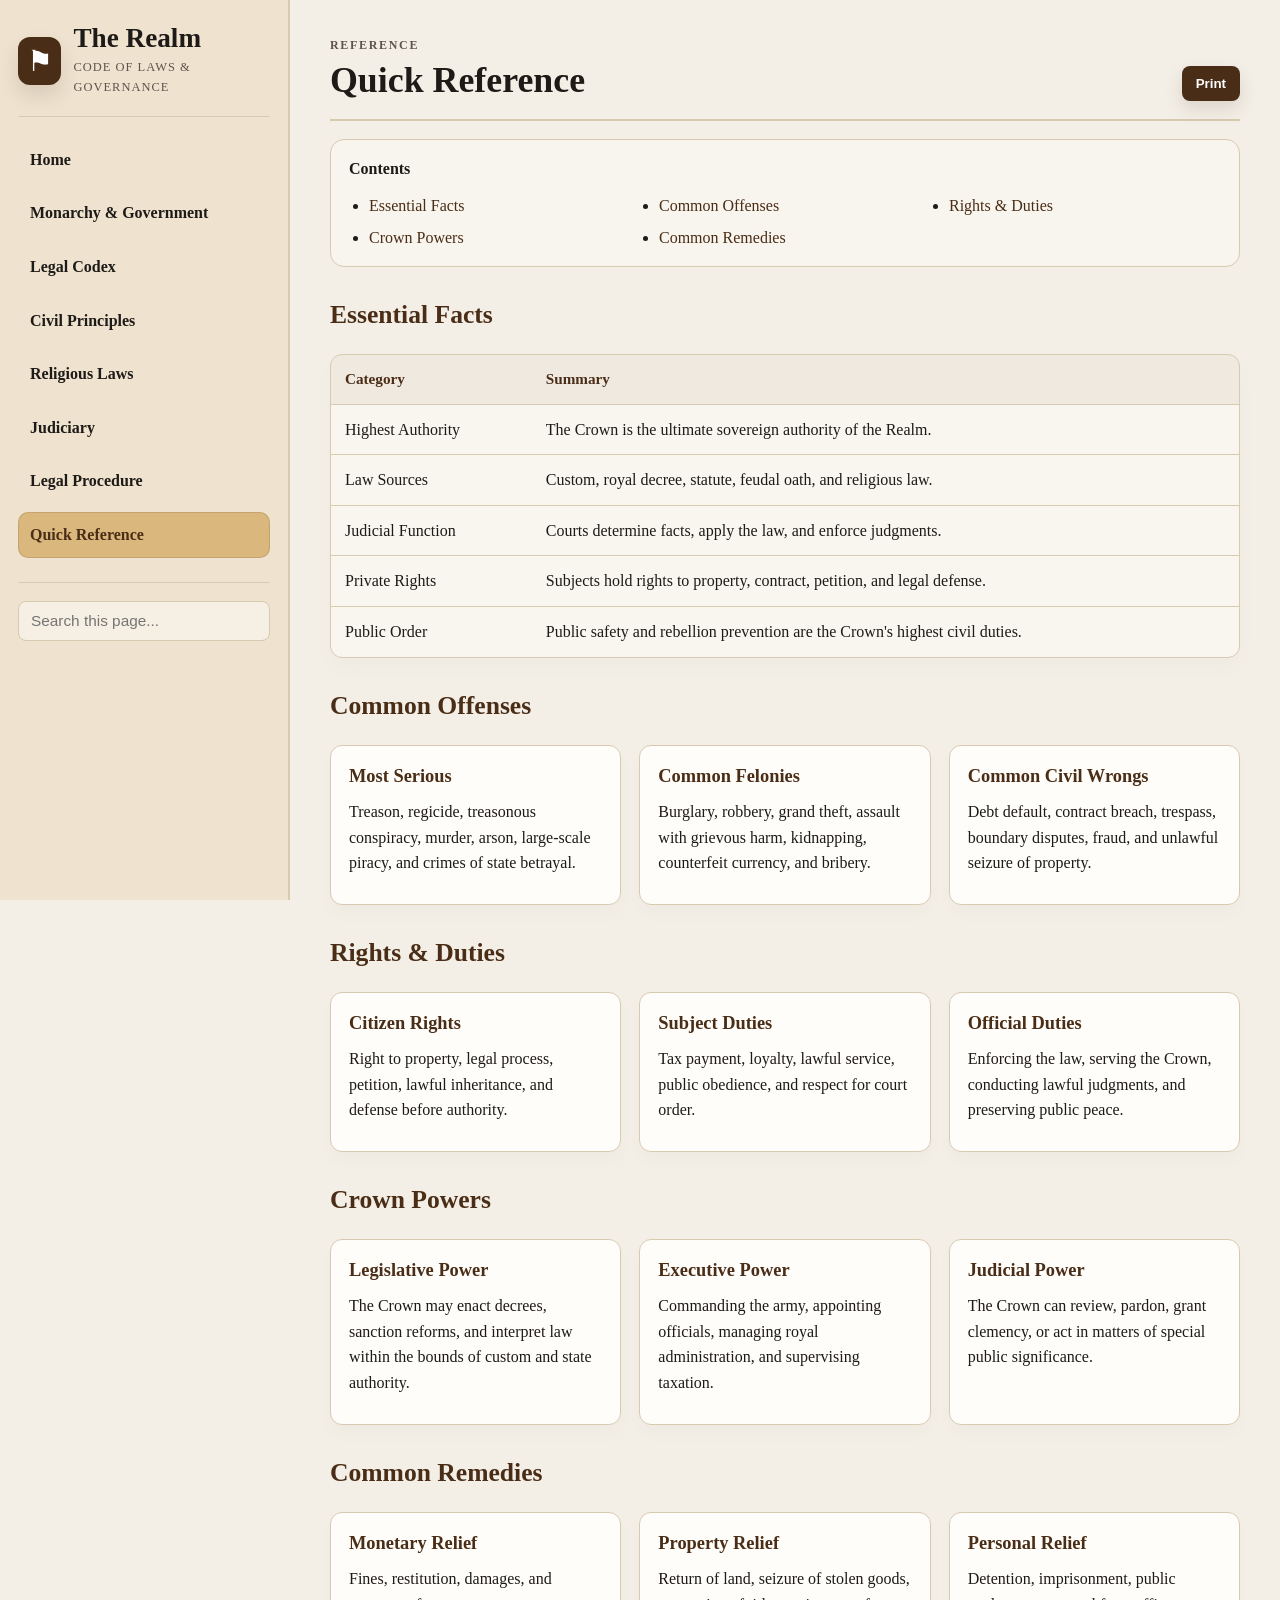
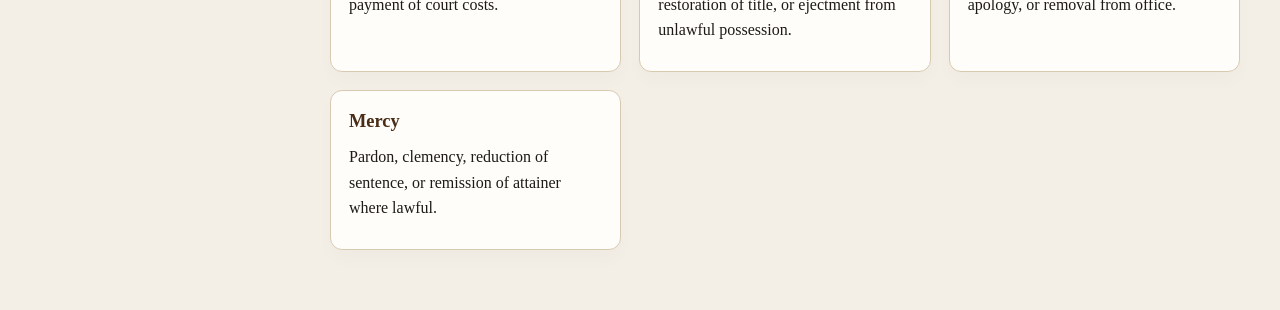
<file: quick-reference.html>
<!DOCTYPE html>
<html lang="en">
  <head>
    <meta charset="UTF-8" />
    <meta name="viewport" content="width=device-width, initial-scale=1.0" />
    <title>Quick Reference | The Realm Wiki</title>
    <link rel="stylesheet" href="styles.css" />
  </head>
  <body>
    <div class="layout">
      <aside class="sidebar">
        <div class="brand">
          <div class="brand-mark">⚑</div>
          <div>
            <h1>The Realm</h1>
            <p>Code of Laws & Governance</p>
          </div>
        </div>

        <nav class="side-nav" aria-label="Main navigation">
          <a class="nav-link" href="index.html">Home</a>
          <a class="nav-link" href="government.html">Monarchy & Government</a>
          <a class="nav-link" href="legal-codex.html">Legal Codex</a>
          <a class="nav-link" href="civil-principles.html">Civil Principles</a>
          <a class="nav-link" href="religious-laws.html">Religious Laws</a>
          <a class="nav-link" href="judiciary.html">Judiciary</a>
          <a class="nav-link" href="legal-procedure.html">Legal Procedure</a>
          <a class="nav-link active" href="quick-reference.html">Quick Reference</a>
        </nav>

        <div class="search-panel">
          <label for="searchInput" class="sr-only">Search the wiki</label>
          <input id="searchInput" type="search" placeholder="Search this page..." />
          <div id="searchResults" class="search-results" aria-live="polite"></div>
        </div>
      </aside>

      <main class="content">
        <header class="page-header">
          <div>
            <p class="eyebrow">Reference</p>
            <h2>Quick Reference</h2>
          </div>
          <button class="print-button" onclick="window.print()">Print</button>
        </header>

        <article class="article">
          <nav class="page-toc" aria-label="Page sections">
            <strong>Contents</strong>
            <ul>
              <li><a href="#essentials">Essential Facts</a></li>
              <li><a href="#offenses">Common Offenses</a></li>
              <li><a href="#rights">Rights & Duties</a></li>
              <li><a href="#crown">Crown Powers</a></li>
              <li><a href="#remedies">Common Remedies</a></li>
            </ul>
          </nav>

          <section id="essentials">
            <h3>Essential Facts</h3>
            <div class="table-box">
              <table>
                <thead>
                  <tr>
                    <th>Category</th>
                    <th>Summary</th>
                  </tr>
                </thead>
                <tbody>
                  <tr>
                    <td>Highest Authority</td>
                    <td>The Crown is the ultimate sovereign authority of the Realm.</td>
                  </tr>
                  <tr>
                    <td>Law Sources</td>
                    <td>Custom, royal decree, statute, feudal oath, and religious law.</td>
                  </tr>
                  <tr>
                    <td>Judicial Function</td>
                    <td>Courts determine facts, apply the law, and enforce judgments.</td>
                  </tr>
                  <tr>
                    <td>Private Rights</td>
                    <td>Subjects hold rights to property, contract, petition, and legal defense.</td>
                  </tr>
                  <tr>
                    <td>Public Order</td>
                    <td>Public safety and rebellion prevention are the Crown's highest civil duties.</td>
                  </tr>
                </tbody>
              </table>
            </div>
          </section>

          <section id="offenses">
            <h3>Common Offenses</h3>
            <div class="card-list">
              <div class="card">
                <h4>Most Serious</h4>
                <p>Treason, regicide, treasonous conspiracy, murder, arson, large-scale piracy, and crimes of state betrayal.</p>
              </div>
              <div class="card">
                <h4>Common Felonies</h4>
                <p>Burglary, robbery, grand theft, assault with grievous harm, kidnapping, counterfeit currency, and bribery.</p>
              </div>
              <div class="card">
                <h4>Common Civil Wrongs</h4>
                <p>Debt default, contract breach, trespass, boundary disputes, fraud, and unlawful seizure of property.</p>
              </div>
            </div>
          </section>

          <section id="rights">
            <h3>Rights & Duties</h3>
            <div class="card-list">
              <div class="card">
                <h4>Citizen Rights</h4>
                <p>Right to property, legal process, petition, lawful inheritance, and defense before authority.</p>
              </div>
              <div class="card">
                <h4>Subject Duties</h4>
                <p>Tax payment, loyalty, lawful service, public obedience, and respect for court order.</p>
              </div>
              <div class="card">
                <h4>Official Duties</h4>
                <p>Enforcing the law, serving the Crown, conducting lawful judgments, and preserving public peace.</p>
              </div>
            </div>
          </section>

          <section id="crown">
            <h3>Crown Powers</h3>
            <div class="card-list">
              <div class="card">
                <h4>Legislative Power</h4>
                <p>The Crown may enact decrees, sanction reforms, and interpret law within the bounds of custom and state authority.</p>
              </div>
              <div class="card">
                <h4>Executive Power</h4>
                <p>Commanding the army, appointing officials, managing royal administration, and supervising taxation.</p>
              </div>
              <div class="card">
                <h4>Judicial Power</h4>
                <p>The Crown can review, pardon, grant clemency, or act in matters of special public significance.</p>
              </div>
            </div>
          </section>

          <section id="remedies">
            <h3>Common Remedies</h3>
            <div class="card-list">
              <div class="card">
                <h4>Monetary Relief</h4>
                <p>Fines, restitution, damages, and payment of court costs.</p>
              </div>
              <div class="card">
                <h4>Property Relief</h4>
                <p>Return of land, seizure of stolen goods, restoration of title, or ejectment from unlawful possession.</p>
              </div>
              <div class="card">
                <h4>Personal Relief</h4>
                <p>Detention, imprisonment, public apology, or removal from office.</p>
              </div>
              <div class="card">
                <h4>Mercy</h4>
                <p>Pardon, clemency, reduction of sentence, or remission of attainer where lawful.</p>
              </div>
            </div>
          </section>
        </article>
      </main>
    </div>

    <script src="search.js"></script>
  </body>
</html>
</file>
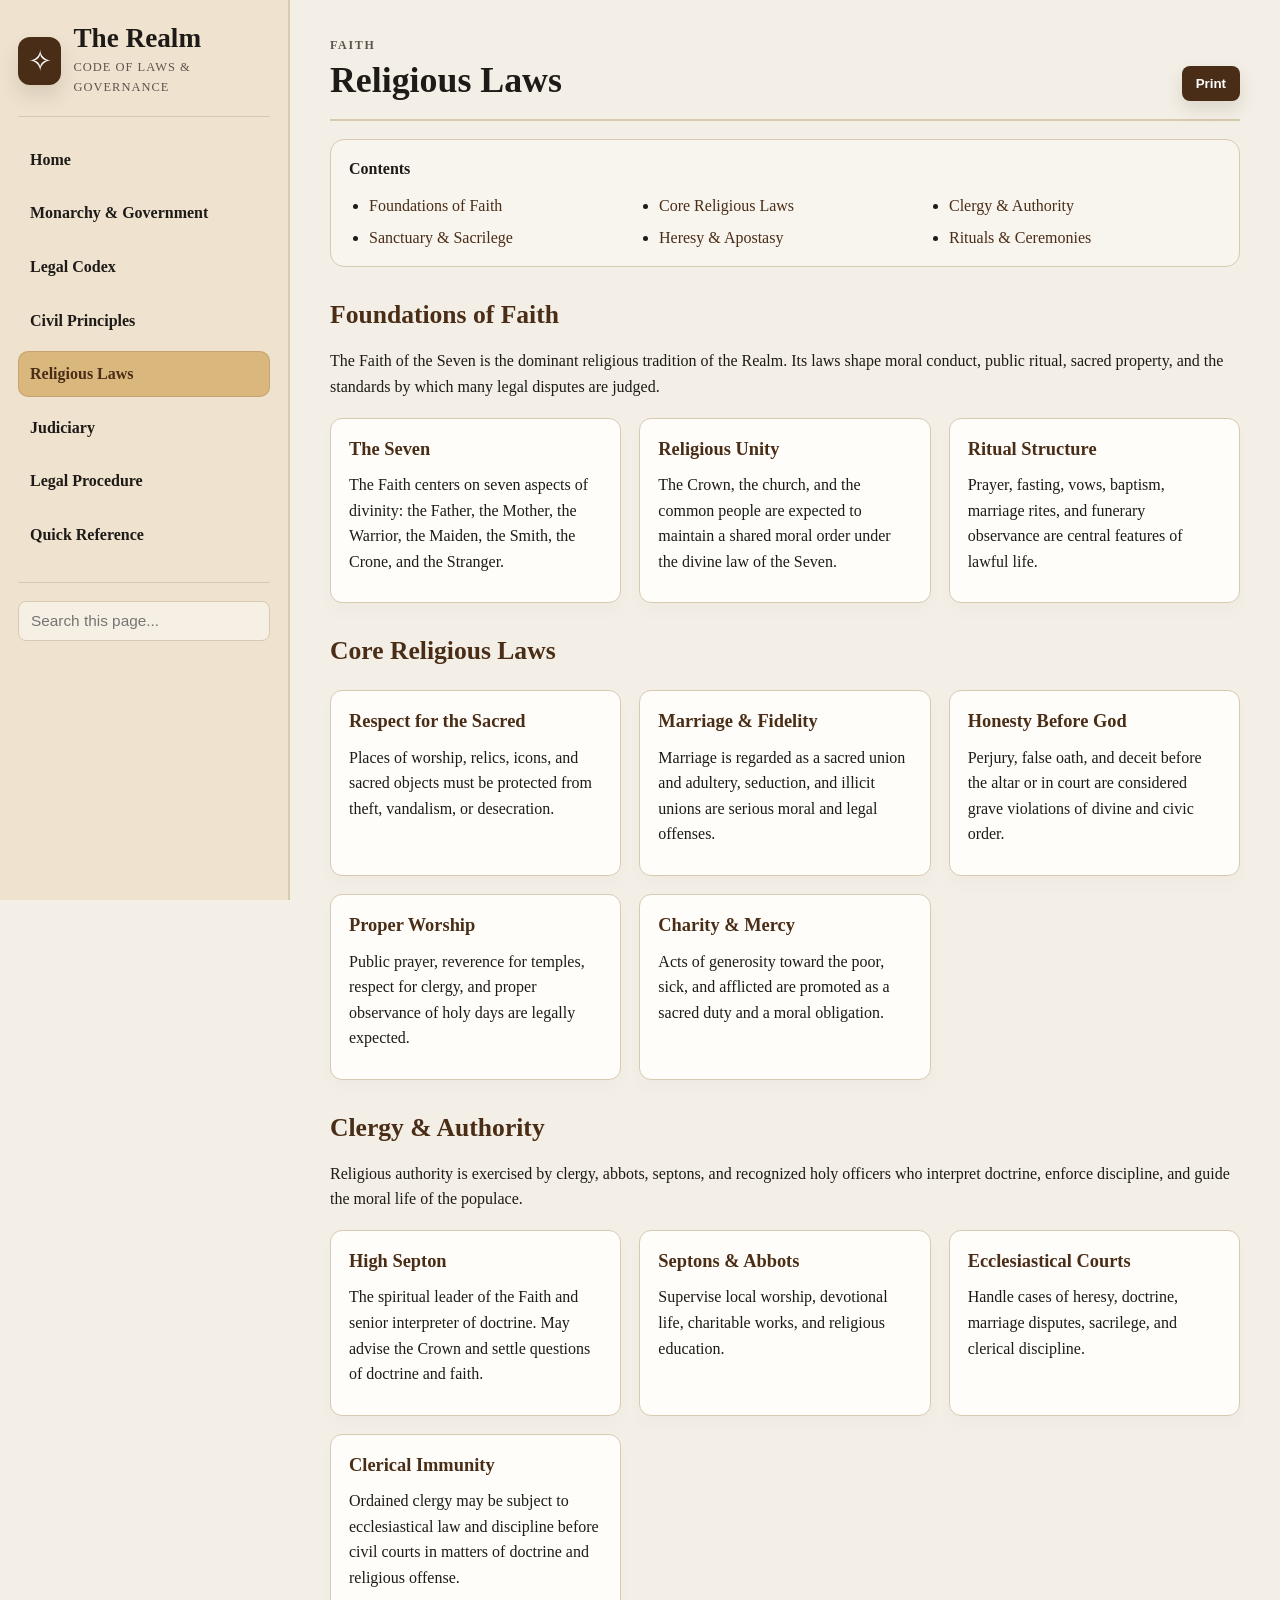
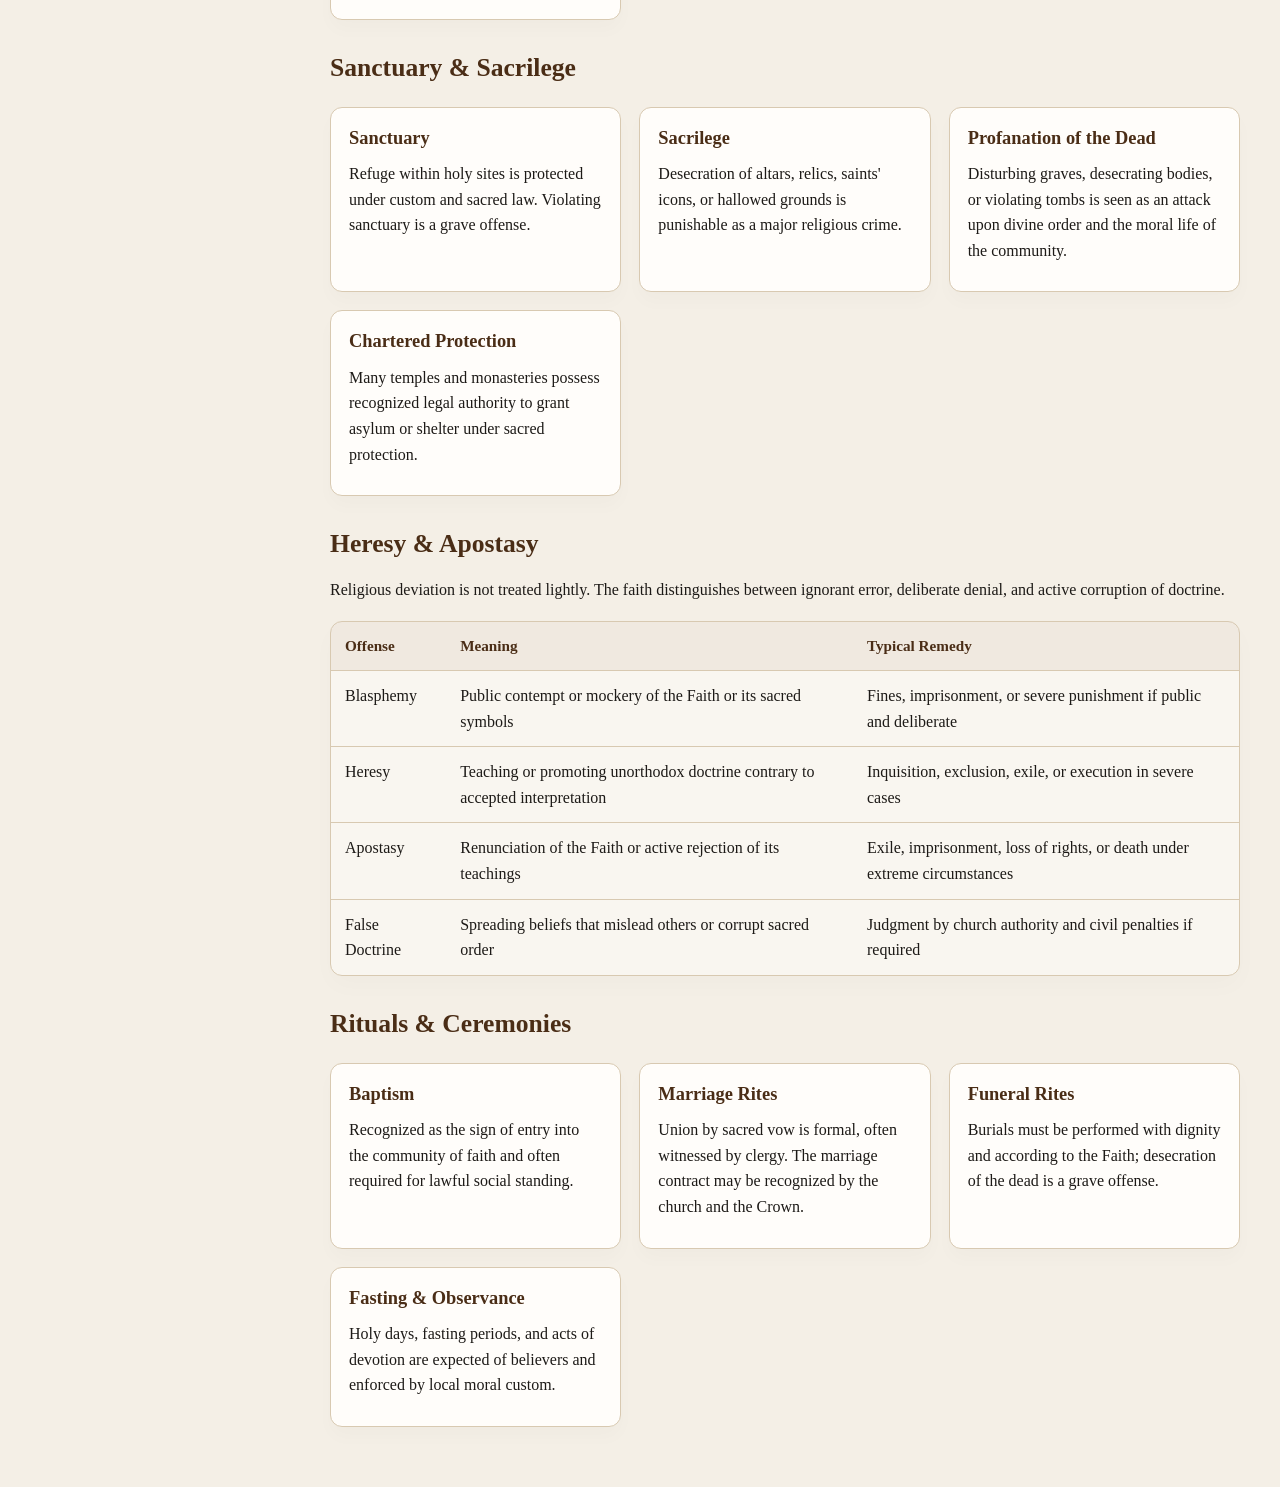
<file: religious-laws.html>
<!DOCTYPE html>
<html lang="en">
  <head>
    <meta charset="UTF-8" />
    <meta name="viewport" content="width=device-width, initial-scale=1.0" />
    <title>Religious Laws | The Realm Wiki</title>
    <link rel="stylesheet" href="styles.css" />
  </head>
  <body>
    <div class="layout">
      <aside class="sidebar">
        <div class="brand">
          <div class="brand-mark">✧</div>
          <div>
            <h1>The Realm</h1>
            <p>Code of Laws & Governance</p>
          </div>
        </div>

        <nav class="side-nav" aria-label="Main navigation">
          <a class="nav-link" href="index.html">Home</a>
          <a class="nav-link" href="government.html">Monarchy & Government</a>
          <a class="nav-link" href="legal-codex.html">Legal Codex</a>
          <a class="nav-link" href="civil-principles.html">Civil Principles</a>
          <a class="nav-link active" href="religious-laws.html">Religious Laws</a>
          <a class="nav-link" href="judiciary.html">Judiciary</a>
          <a class="nav-link" href="legal-procedure.html">Legal Procedure</a>
          <a class="nav-link" href="quick-reference.html">Quick Reference</a>
        </nav>

        <div class="search-panel">
          <label for="searchInput" class="sr-only">Search the wiki</label>
          <input id="searchInput" type="search" placeholder="Search this page..." />
          <div id="searchResults" class="search-results" aria-live="polite"></div>
        </div>
      </aside>

      <main class="content">
        <header class="page-header">
          <div>
            <p class="eyebrow">Faith</p>
            <h2>Religious Laws</h2>
          </div>
          <button class="print-button" onclick="window.print()">Print</button>
        </header>

        <article class="article">
          <nav class="page-toc" aria-label="Page sections">
            <strong>Contents</strong>
            <ul>
              <li><a href="#foundations">Foundations of Faith</a></li>
              <li><a href="#laws">Core Religious Laws</a></li>
              <li><a href="#clerics">Clergy & Authority</a></li>
              <li><a href="#sanctuary">Sanctuary & Sacrilege</a></li>
              <li><a href="#heresy">Heresy & Apostasy</a></li>
              <li><a href="#rituals">Rituals & Ceremonies</a></li>
            </ul>
          </nav>

          <section id="foundations">
            <h3>Foundations of Faith</h3>
            <p>
              The Faith of the Seven is the dominant religious tradition of the Realm. Its laws shape moral conduct,
              public ritual, sacred property, and the standards by which many legal disputes are judged.
            </p>

            <div class="card-list">
              <div class="card">
                <h4>The Seven</h4>
                <p>The Faith centers on seven aspects of divinity: the Father, the Mother, the Warrior, the Maiden, the Smith, the Crone, and the Stranger.</p>
              </div>
              <div class="card">
                <h4>Religious Unity</h4>
                <p>The Crown, the church, and the common people are expected to maintain a shared moral order under the divine law of the Seven.</p>
              </div>
              <div class="card">
                <h4>Ritual Structure</h4>
                <p>Prayer, fasting, vows, baptism, marriage rites, and funerary observance are central features of lawful life.</p>
              </div>
            </div>
          </section>

          <section id="laws">
            <h3>Core Religious Laws</h3>
            <div class="card-list">
              <div class="card">
                <h4>Respect for the Sacred</h4>
                <p>Places of worship, relics, icons, and sacred objects must be protected from theft, vandalism, or desecration.</p>
              </div>
              <div class="card">
                <h4>Marriage & Fidelity</h4>
                <p>Marriage is regarded as a sacred union and adultery, seduction, and illicit unions are serious moral and legal offenses.</p>
              </div>
              <div class="card">
                <h4>Honesty Before God</h4>
                <p>Perjury, false oath, and deceit before the altar or in court are considered grave violations of divine and civic order.</p>
              </div>
              <div class="card">
                <h4>Proper Worship</h4>
                <p>Public prayer, reverence for temples, respect for clergy, and proper observance of holy days are legally expected.</p>
              </div>
              <div class="card">
                <h4>Charity & Mercy</h4>
                <p>Acts of generosity toward the poor, sick, and afflicted are promoted as a sacred duty and a moral obligation.</p>
              </div>
            </div>
          </section>

          <section id="clerics">
            <h3>Clergy & Authority</h3>
            <p>Religious authority is exercised by clergy, abbots, septons, and recognized holy officers who interpret doctrine, enforce discipline, and guide the moral life of the populace.</p>

            <div class="card-list">
              <div class="card">
                <h4>High Septon</h4>
                <p>The spiritual leader of the Faith and senior interpreter of doctrine. May advise the Crown and settle questions of doctrine and faith.</p>
              </div>
              <div class="card">
                <h4>Septons & Abbots</h4>
                <p>Supervise local worship, devotional life, charitable works, and religious education.</p>
              </div>
              <div class="card">
                <h4>Ecclesiastical Courts</h4>
                <p>Handle cases of heresy, doctrine, marriage disputes, sacrilege, and clerical discipline.</p>
              </div>
              <div class="card">
                <h4>Clerical Immunity</h4>
                <p>Ordained clergy may be subject to ecclesiastical law and discipline before civil courts in matters of doctrine and religious offense.</p>
              </div>
            </div>
          </section>

          <section id="sanctuary">
            <h3>Sanctuary & Sacrilege</h3>
            <div class="card-list">
              <div class="card">
                <h4>Sanctuary</h4>
                <p>Refuge within holy sites is protected under custom and sacred law. Violating sanctuary is a grave offense.</p>
              </div>
              <div class="card">
                <h4>Sacrilege</h4>
                <p>Desecration of altars, relics, saints' icons, or hallowed grounds is punishable as a major religious crime.</p>
              </div>
              <div class="card">
                <h4>Profanation of the Dead</h4>
                <p>Disturbing graves, desecrating bodies, or violating tombs is seen as an attack upon divine order and the moral life of the community.</p>
              </div>
              <div class="card">
                <h4>Chartered Protection</h4>
                <p>Many temples and monasteries possess recognized legal authority to grant asylum or shelter under sacred protection.</p>
              </div>
            </div>
          </section>

          <section id="heresy">
            <h3>Heresy & Apostasy</h3>
            <p>Religious deviation is not treated lightly. The faith distinguishes between ignorant error, deliberate denial, and active corruption of doctrine.</p>

            <div class="table-box">
              <table>
                <thead>
                  <tr>
                    <th>Offense</th>
                    <th>Meaning</th>
                    <th>Typical Remedy</th>
                  </tr>
                </thead>
                <tbody>
                  <tr>
                    <td>Blasphemy</td>
                    <td>Public contempt or mockery of the Faith or its sacred symbols</td>
                    <td>Fines, imprisonment, or severe punishment if public and deliberate</td>
                  </tr>
                  <tr>
                    <td>Heresy</td>
                    <td>Teaching or promoting unorthodox doctrine contrary to accepted interpretation</td>
                    <td>Inquisition, exclusion, exile, or execution in severe cases</td>
                  </tr>
                  <tr>
                    <td>Apostasy</td>
                    <td>Renunciation of the Faith or active rejection of its teachings</td>
                    <td>Exile, imprisonment, loss of rights, or death under extreme circumstances</td>
                  </tr>
                  <tr>
                    <td>False Doctrine</td>
                    <td>Spreading beliefs that mislead others or corrupt sacred order</td>
                    <td>Judgment by church authority and civil penalties if required</td>
                  </tr>
                </tbody>
              </table>
            </div>
          </section>

          <section id="rituals">
            <h3>Rituals & Ceremonies</h3>
            <div class="card-list">
              <div class="card">
                <h4>Baptism</h4>
                <p>Recognized as the sign of entry into the community of faith and often required for lawful social standing.</p>
              </div>
              <div class="card">
                <h4>Marriage Rites</h4>
                <p>Union by sacred vow is formal, often witnessed by clergy. The marriage contract may be recognized by the church and the Crown.</p>
              </div>
              <div class="card">
                <h4>Funeral Rites</h4>
                <p>Burials must be performed with dignity and according to the Faith; desecration of the dead is a grave offense.</p>
              </div>
              <div class="card">
                <h4>Fasting & Observance</h4>
                <p>Holy days, fasting periods, and acts of devotion are expected of believers and enforced by local moral custom.</p>
              </div>
            </div>
          </section>
        </article>
      </main>
    </div>

    <script src="search.js"></script>
  </body>
</html>
</file>
<file: styles.css>
:root {
  --bg: #f4efe6;
  --paper: #fffdfa;
  --ink: #1d1a17;
  --muted: #5e544d;
  --line: #d8c9b1;
  --accent: #7d4f2a;
  --accent-strong: #4a2d16;
  --nav-bg: #efe3cf;
  --nav-active: #d9b77d;
  --shadow: rgba(38, 25, 14, 0.12);
  --success: #586b38;
  --warning: #825c2b;
}

* {
  box-sizing: border-box;
}

html {
  scroll-behavior: smooth;
}

body {
  margin: 0;
  font-family: Georgia, "Times New Roman", serif;
  background: var(--bg);
  color: var(--ink);
  line-height: 1.6;
}

a {
  color: var(--accent-strong);
  text-decoration: none;
}

a:hover {
  text-decoration: underline;
}

.layout {
  display: flex;
  min-height: 100vh;
}

.sidebar {
  width: 290px;
  background: var(--nav-bg);
  border-right: 2px solid var(--line);
  padding: 24px 18px;
  position: sticky;
  top: 0;
  height: 100vh;
}

.brand {
  display: flex;
  align-items: center;
  gap: 12px;
  margin-bottom: 20px;
  padding-bottom: 18px;
  border-bottom: 1px solid var(--line);
}

.brand-mark {
  width: 48px;
  height: 48px;
  background: var(--accent-strong);
  color: #fff;
  border-radius: 12px;
  display: flex;
  align-items: center;
  justify-content: center;
  font-size: 1.8rem;
  box-shadow: 0 10px 20px var(--shadow);
}

.brand h1 {
  margin: 0;
  font-size: 1.7rem;
  line-height: 1.1;
}

.brand p {
  margin: 4px 0 0;
  font-size: 0.78rem;
  color: var(--muted);
  text-transform: uppercase;
  letter-spacing: 0.08em;
}

.side-nav {
  display: flex;
  flex-direction: column;
  gap: 8px;
}

.nav-link {
  display: block;
  padding: 10px 12px;
  border-radius: 10px;
  color: var(--ink);
  font-weight: 600;
  transition: background 0.15s ease, transform 0.15s ease;
}

.nav-link:hover {
  background: rgba(125, 79, 42, 0.08);
  text-decoration: none;
  transform: translateX(2px);
}

.nav-link.active {
  background: var(--nav-active);
  color: var(--accent-strong);
  box-shadow: inset 0 0 0 1px rgba(74, 45, 22, 0.14);
}

.search-panel {
  margin-top: 24px;
  padding-top: 18px;
  border-top: 1px solid var(--line);
}

.search-panel input {
  width: 100%;
  padding: 10px 12px;
  border: 1px solid var(--line);
  border-radius: 8px;
  background: rgba(255, 255, 255, 0.4);
  color: var(--ink);
  font-size: 0.96rem;
}

.search-results {
  margin-top: 10px;
  display: flex;
  flex-direction: column;
  gap: 8px;
  font-size: 0.9rem;
  color: var(--muted);
}

.content {
  flex: 1;
  padding: 36px 40px 60px;
}

.page-header {
  display: flex;
  justify-content: space-between;
  align-items: end;
  gap: 16px;
  border-bottom: 2px solid var(--line);
  padding-bottom: 18px;
  margin-bottom: 18px;
}

.eyebrow {
  margin: 0 0 6px;
  font-size: 0.75rem;
  text-transform: uppercase;
  letter-spacing: 0.14em;
  color: var(--muted);
  font-weight: 700;
}

.page-header h2 {
  margin: 0;
  font-size: clamp(2rem, 2.8vw, 3rem);
  line-height: 1.1;
}

.print-button {
  background: var(--accent-strong);
  color: #fff;
  border: none;
  border-radius: 8px;
  padding: 10px 14px;
  font-weight: 700;
  cursor: pointer;
  box-shadow: 0 8px 18px var(--shadow);
}

.print-button:hover {
  opacity: 0.96;
}

.article {
  max-width: 1100px;
}

.article h3 {
  margin-top: 28px;
  margin-bottom: 12px;
  font-size: clamp(1.5rem, 2vw, 2rem);
  color: var(--accent-strong);
}

.article h4 {
  margin: 0 0 8px;
  font-size: 1.15rem;
  color: var(--accent-strong);
}

.article p {
  margin: 0 0 12px;
}

.page-toc {
  background: rgba(255, 255, 255, 0.3);
  border: 1px solid var(--line);
  border-radius: 14px;
  padding: 16px 18px;
  margin-bottom: 24px;
}

.page-toc ul {
  margin: 12px 0 0 20px;
  padding: 0;
  display: grid;
  grid-template-columns: repeat(auto-fit, minmax(220px, 1fr));
  gap: 6px 18px;
}

.page-toc li {
  list-style: disc;
}

.table-box {
  overflow-x: auto;
  margin-top: 18px;
  background: rgba(255, 255, 255, 0.4);
  border: 1px solid var(--line);
  border-radius: 12px;
  box-shadow: 0 10px 24px rgba(0, 0, 0, 0.02);
}

table {
  width: 100%;
  border-collapse: collapse;
  min-width: 620px;
}

th, td {
  padding: 12px 14px;
  border-bottom: 1px solid var(--line);
  text-align: left;
  vertical-align: top;
}

thead th {
  background: rgba(125, 79, 42, 0.08);
  color: var(--accent-strong);
  font-size: 0.95rem;
}

tbody tr:last-child td {
  border-bottom: none;
}

.card-list {
  display: grid;
  grid-template-columns: repeat(auto-fit, minmax(240px, 1fr));
  gap: 18px;
  margin-top: 18px;
}

.card {
  background: var(--paper);
  border: 1px solid var(--line);
  border-radius: 12px;
  padding: 16px 18px;
  box-shadow: 0 10px 18px rgba(0, 0, 0, 0.02);
}

.card a {
  color: var(--accent-strong);
  font-weight: 700;
}

.standard-list {
  margin: 14px 0 0 20px;
  padding: 0;
  line-height: 1.8;
}

.sr-only {
  position: absolute;
  width: 1px;
  height: 1px;
  overflow: hidden;
  clip: rect(0, 0, 0, 0);
  white-space: nowrap;
  border: 0;
}

@media (max-width: 900px) {
  .layout {
    display: block;
  }

  .sidebar {
    position: static;
    width: 100%;
    height: auto;
    border-right: none;
    border-bottom: 2px solid var(--line);
  }

  .content {
    padding: 24px 18px 48px;
  }

  .page-header {
    flex-direction: column;
    align-items: flex-start;
  }
}
</file>
